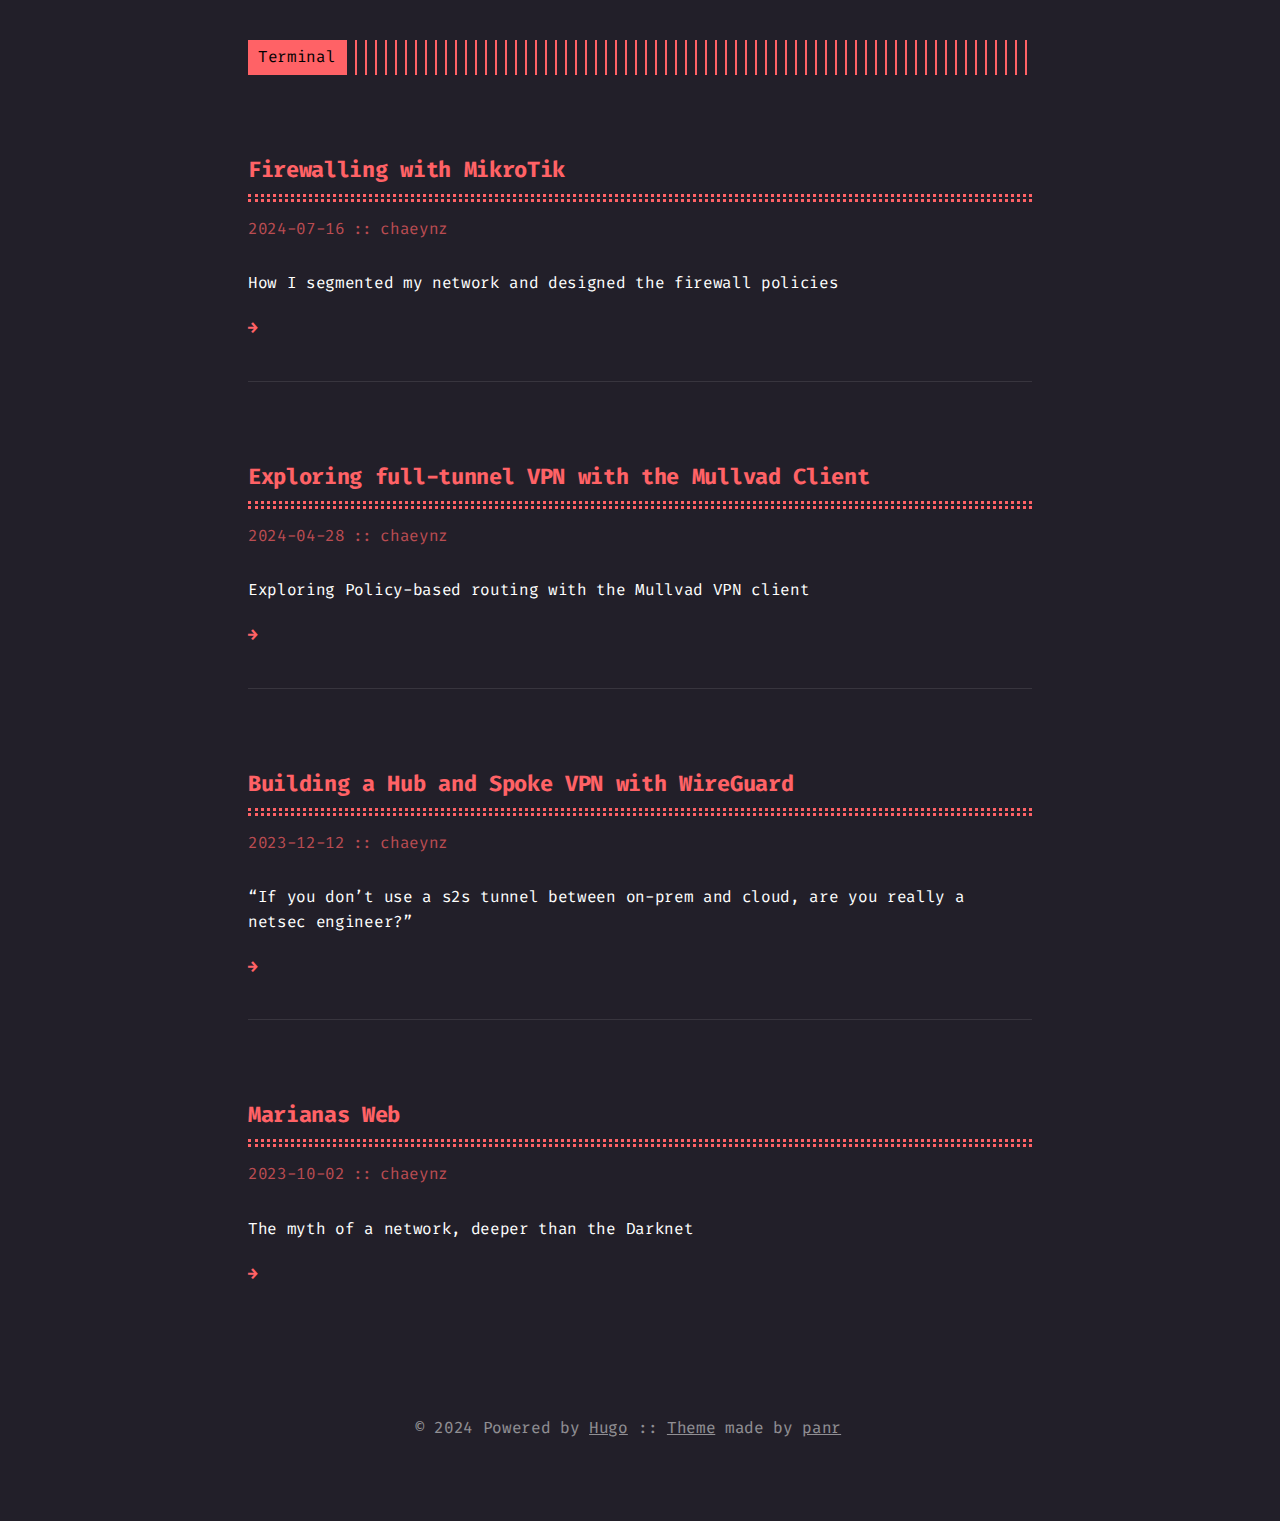
<file: index.html>
<!DOCTYPE html>
<html lang="en">
<head>
	<meta name="generator" content="Hugo 0.111.3">
  
    <title></title>
  
  <meta http-equiv="content-type" content="text/html; charset=utf-8">
<meta name="viewport" content="width=device-width, initial-scale=1.0">
<meta name="description" content="" />
<meta name="keywords" content="" />

  <meta name="robots" content="noodp" />

<link rel="canonical" href="/" />






  
  
  
  
  
  <link rel="stylesheet" href="/styles.css">







  <link rel="shortcut icon" href="img/theme-colors/red.png">
  <link rel="apple-touch-icon" href="img/theme-colors/red.png">



<meta name="twitter:card" content="summary" />



<meta property="og:locale" content="en" />
<meta property="og:type" content="website" />
<meta property="og:title" content="">
<meta property="og:description" content="" />
<meta property="og:url" content="/" />
<meta property="og:site_name" content="" />

  
    <meta property="og:image" content="img/favicon/red.png">
  

<meta property="og:image:width" content="1200">
<meta property="og:image:height" content="627">





  <link href="/index.xml" rel="alternate" type="application/rss+xml" title="" />









</head>
<body class="red">


<div class="container center headings--one-size">

  <header class="header">
  <div class="header__inner">
    <div class="header__logo">
      <a href="">
  <div class="logo">
    Terminal
  </div>
</a>

    </div>
    
    
  </div>
  
</header>


  <div class="content">
    
  
  <div class="posts">
    
    

    
    
      
    
    

    
      <article class="post on-list">
        <h1 class="post-title">
          <a href="/posts/advanced-firewalling-with-mikrotik/">Firewalling with MikroTik</a>
        </h1>

        <div class="post-meta"><time class="post-date">2024-07-16</time><span class="post-author">chaeynz</span></div>

        

        


        <div class="post-content">
          
            How I segmented my network and designed the firewall policies
          
        </div>

        
          <div>
            <a class="read-more button" href="/posts/advanced-firewalling-with-mikrotik/"> →</a>
          </div>
        
      </article>
    
      <article class="post on-list">
        <h1 class="post-title">
          <a href="/posts/full-tunnel-with-mullvad-vpn/">Exploring full-tunnel VPN with the Mullvad Client</a>
        </h1>

        <div class="post-meta"><time class="post-date">2024-04-28</time><span class="post-author">chaeynz</span></div>

        

        


        <div class="post-content">
          
            Exploring Policy-based routing with the Mullvad VPN client
          
        </div>

        
          <div>
            <a class="read-more button" href="/posts/full-tunnel-with-mullvad-vpn/"> →</a>
          </div>
        
      </article>
    
      <article class="post on-list">
        <h1 class="post-title">
          <a href="/posts/hub-spoke-with-wireguard/">Building a Hub and Spoke VPN with WireGuard</a>
        </h1>

        <div class="post-meta"><time class="post-date">2023-12-12</time><span class="post-author">chaeynz</span></div>

        

        


        <div class="post-content">
          
            &ldquo;If you don’t use a s2s tunnel between on-prem and cloud, are you really a netsec engineer?&rdquo;
          
        </div>

        
          <div>
            <a class="read-more button" href="/posts/hub-spoke-with-wireguard/"> →</a>
          </div>
        
      </article>
    
      <article class="post on-list">
        <h1 class="post-title">
          <a href="/posts/marianas-web/">Marianas Web</a>
        </h1>

        <div class="post-meta"><time class="post-date">2023-10-02</time><span class="post-author">chaeynz</span></div>

        

        


        <div class="post-content">
          
            The myth of a network, deeper than the Darknet
          
        </div>

        
          <div>
            <a class="read-more button" href="/posts/marianas-web/"> →</a>
          </div>
        
      </article>
    

    <div class="pagination">
  <div class="pagination__buttons">
    
    
  </div>
</div>

  </div>

  </div>

  
    <footer class="footer">
  <div class="footer__inner">
    
      <div class="copyright">
        <span>© 2024 Powered by <a href="https://gohugo.io">Hugo</a></span>
    
      <span>:: <a href="https://github.com/panr/hugo-theme-terminal" target="_blank">Theme</a> made by <a href="https://github.com/panr" target="_blank">panr</a></span>
      </div>
  </div>
</footer>






<script type="text/javascript" src="/bundle.min.js"></script>





  
</div>

</body>
</html>
</file>
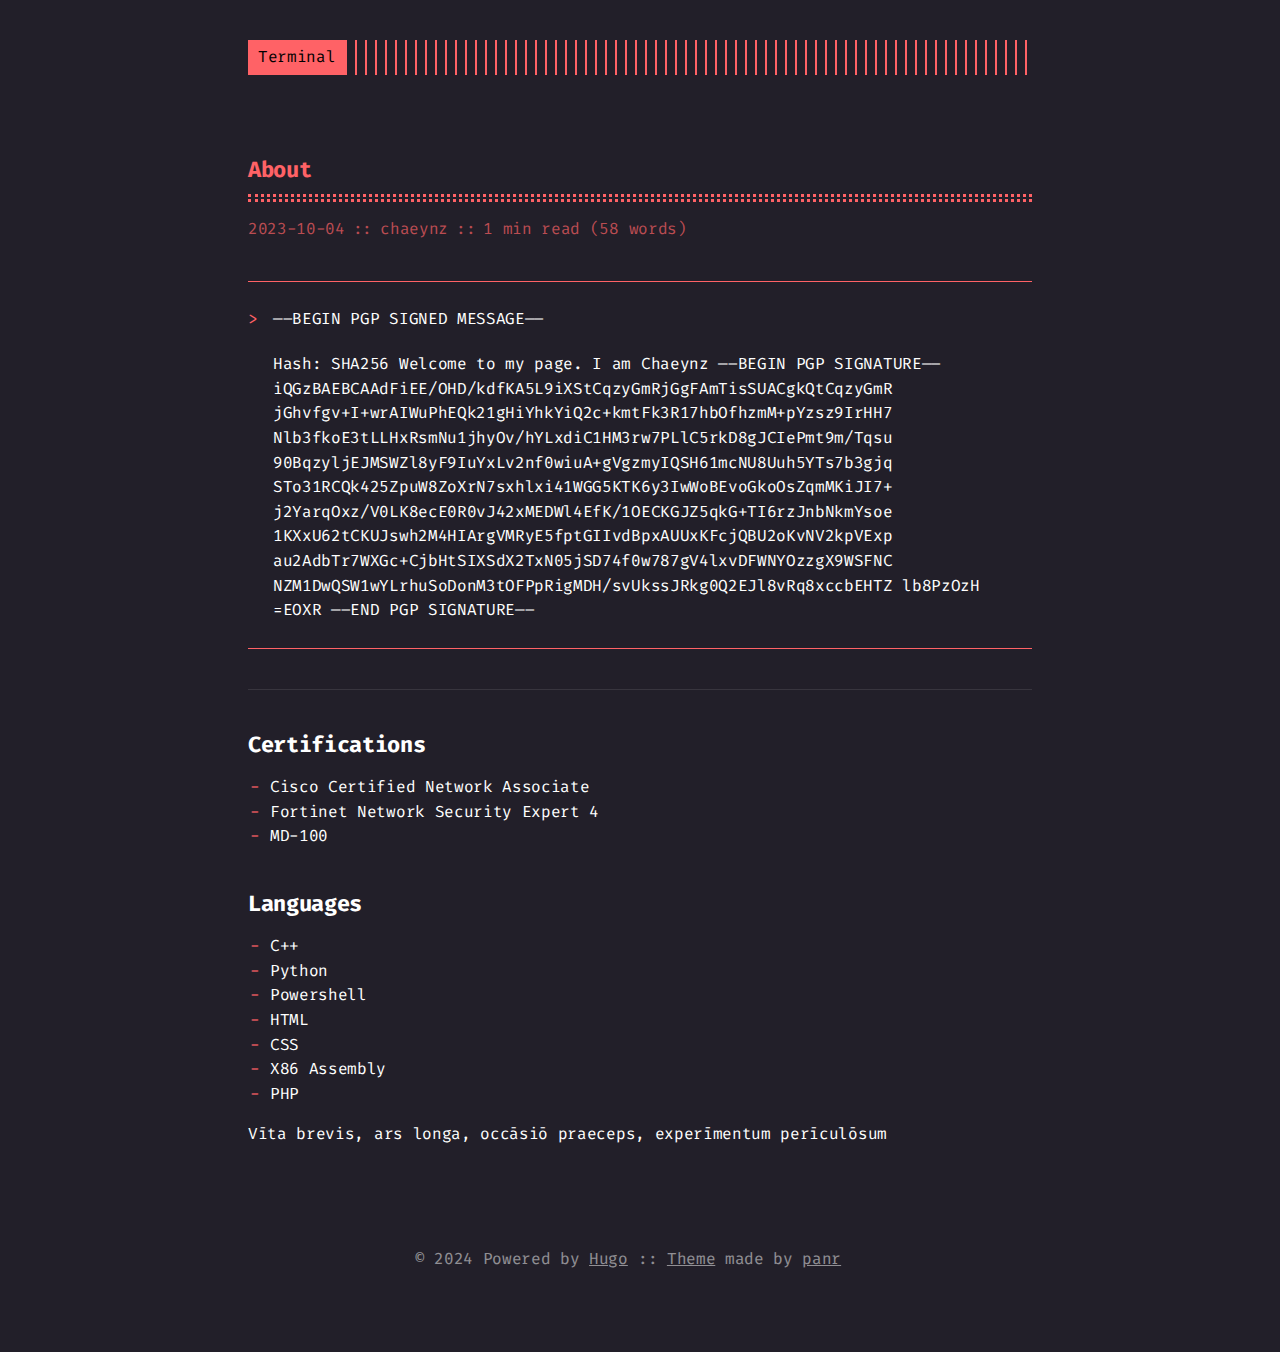
<file: about/index.html>
<!DOCTYPE html>
<html lang="en">
<head>
  
    <title>About :: </title>
  
  <meta http-equiv="content-type" content="text/html; charset=utf-8">
<meta name="viewport" content="width=device-width, initial-scale=1.0">
<meta name="description" content="&amp;mdash;&amp;ndash;BEGIN PGP SIGNED MESSAGE&amp;mdash;&amp;ndash;
Hash: SHA256 Welcome to my page. I am Chaeynz &amp;mdash;&amp;ndash;BEGIN PGP SIGNATURE&amp;mdash;&amp;ndash; iQGzBAEBCAAdFiEE/OHD/kdfKA5L9iXStCqzyGmRjGgFAmTisSUACgkQtCqzyGmR jGhvfgv&#43;I&#43;wrAIWuPhEQk21gHiYhkYiQ2c&#43;kmtFk3R17hbOfhzmM&#43;pYzsz9IrHH7 Nlb3fkoE3tLLHxRsmNu1jhyOv/hYLxdiC1HM3rw7PLlC5rkD8gJCIePmt9m/Tqsu 90BqzyljEJMSWZl8yF9IuYxLv2nf0wiuA&#43;gVgzmyIQSH61mcNU8Uuh5YTs7b3gjq STo31RCQk425ZpuW8ZoXrN7sxhlxi41WGG5KTK6y3IwWoBEvoGkoOsZqmMKiJI7&#43; j2YarqOxz/V0LK8ecE0R0vJ42xMEDWl4EfK/1OECKGJZ5qkG&#43;TI6rzJnbNkmYsoe 1KXxU62tCKUJswh2M4HIArgVMRyE5fptGIIvdBpxAUUxKFcjQBU2oKvNV2kpVExp au2AdbTr7WXGc&#43;CjbHtSIXSdX2TxN05jSD74f0w787gV4lxvDFWNYOzzgX9WSFNC NZM1DwQSW1wYLrhuSoDonM3tOFPpRigMDH/svUkssJRkg0Q2EJl8vRq8xccbEHTZ lb8PzOzH =EOXR &amp;mdash;&amp;ndash;END PGP SIGNATURE&amp;mdash;&amp;ndash;
Certifications Cisco Certified Network Associate Fortinet Network Security Expert 4 MD-100 Languages C&#43;&#43; Python Powershell HTML CSS X86 Assembly PHP Vīta brevis, ars longa, occāsiō praeceps, experīmentum perīculōsum" />
<meta name="keywords" content="" />

  <meta name="robots" content="noodp" />

<link rel="canonical" href="/about/" />






  
  
  
  
  
  <link rel="stylesheet" href="/styles.css">







  <link rel="shortcut icon" href="img/theme-colors/red.png">
  <link rel="apple-touch-icon" href="img/theme-colors/red.png">



<meta name="twitter:card" content="summary" />



<meta property="og:locale" content="en" />
<meta property="og:type" content="article" />
<meta property="og:title" content="About">
<meta property="og:description" content="&amp;mdash;&amp;ndash;BEGIN PGP SIGNED MESSAGE&amp;mdash;&amp;ndash;
Hash: SHA256 Welcome to my page. I am Chaeynz &amp;mdash;&amp;ndash;BEGIN PGP SIGNATURE&amp;mdash;&amp;ndash; iQGzBAEBCAAdFiEE/OHD/kdfKA5L9iXStCqzyGmRjGgFAmTisSUACgkQtCqzyGmR jGhvfgv&#43;I&#43;wrAIWuPhEQk21gHiYhkYiQ2c&#43;kmtFk3R17hbOfhzmM&#43;pYzsz9IrHH7 Nlb3fkoE3tLLHxRsmNu1jhyOv/hYLxdiC1HM3rw7PLlC5rkD8gJCIePmt9m/Tqsu 90BqzyljEJMSWZl8yF9IuYxLv2nf0wiuA&#43;gVgzmyIQSH61mcNU8Uuh5YTs7b3gjq STo31RCQk425ZpuW8ZoXrN7sxhlxi41WGG5KTK6y3IwWoBEvoGkoOsZqmMKiJI7&#43; j2YarqOxz/V0LK8ecE0R0vJ42xMEDWl4EfK/1OECKGJZ5qkG&#43;TI6rzJnbNkmYsoe 1KXxU62tCKUJswh2M4HIArgVMRyE5fptGIIvdBpxAUUxKFcjQBU2oKvNV2kpVExp au2AdbTr7WXGc&#43;CjbHtSIXSdX2TxN05jSD74f0w787gV4lxvDFWNYOzzgX9WSFNC NZM1DwQSW1wYLrhuSoDonM3tOFPpRigMDH/svUkssJRkg0Q2EJl8vRq8xccbEHTZ lb8PzOzH =EOXR &amp;mdash;&amp;ndash;END PGP SIGNATURE&amp;mdash;&amp;ndash;
Certifications Cisco Certified Network Associate Fortinet Network Security Expert 4 MD-100 Languages C&#43;&#43; Python Powershell HTML CSS X86 Assembly PHP Vīta brevis, ars longa, occāsiō praeceps, experīmentum perīculōsum" />
<meta property="og:url" content="/about/" />
<meta property="og:site_name" content="" />

  
    <meta property="og:image" content="img/favicon/red.png">
  

<meta property="og:image:width" content="1200">
<meta property="og:image:height" content="627">


  <meta property="article:published_time" content="2023-10-04 01:31:58 &#43;0200 CEST" />












</head>
<body class="red">


<div class="container center headings--one-size">

  <header class="header">
  <div class="header__inner">
    <div class="header__logo">
      <a href="">
  <div class="logo">
    Terminal
  </div>
</a>

    </div>
    
    
  </div>
  
</header>


  <div class="content">
    
<article class="post">
  <h1 class="post-title">
    <a href="/about/">About</a>
  </h1>
  <div class="post-meta"><time class="post-date">2023-10-04</time><span class="post-author">chaeynz</span><span class="post-reading-time">1 min read (58 words)</span></div>

  
  


  

  <div class="post-content"><div>
        <blockquote>
<p>&mdash;&ndash;BEGIN PGP SIGNED MESSAGE&mdash;&ndash;</p>
<p>Hash: SHA256
Welcome to my page.
I am Chaeynz
&mdash;&ndash;BEGIN PGP SIGNATURE&mdash;&ndash;
iQGzBAEBCAAdFiEE/OHD/kdfKA5L9iXStCqzyGmRjGgFAmTisSUACgkQtCqzyGmR
jGhvfgv+I+wrAIWuPhEQk21gHiYhkYiQ2c+kmtFk3R17hbOfhzmM+pYzsz9IrHH7
Nlb3fkoE3tLLHxRsmNu1jhyOv/hYLxdiC1HM3rw7PLlC5rkD8gJCIePmt9m/Tqsu
90BqzyljEJMSWZl8yF9IuYxLv2nf0wiuA+gVgzmyIQSH61mcNU8Uuh5YTs7b3gjq
STo31RCQk425ZpuW8ZoXrN7sxhlxi41WGG5KTK6y3IwWoBEvoGkoOsZqmMKiJI7+
j2YarqOxz/V0LK8ecE0R0vJ42xMEDWl4EfK/1OECKGJZ5qkG+TI6rzJnbNkmYsoe
1KXxU62tCKUJswh2M4HIArgVMRyE5fptGIIvdBpxAUUxKFcjQBU2oKvNV2kpVExp
au2AdbTr7WXGc+CjbHtSIXSdX2TxN05jSD74f0w787gV4lxvDFWNYOzzgX9WSFNC
NZM1DwQSW1wYLrhuSoDonM3tOFPpRigMDH/svUkssJRkg0Q2EJl8vRq8xccbEHTZ
lb8PzOzH
=EOXR
&mdash;&ndash;END PGP SIGNATURE&mdash;&ndash;</p>
</blockquote>
<hr>
<h1 id="certifications">Certifications<a href="#certifications" class="hanchor" ariaLabel="Anchor">&#8983;</a> </h1>
<ul>
<li>Cisco Certified Network Associate</li>
<li>Fortinet Network Security Expert 4</li>
<li>MD-100</li>
</ul>
<h1 id="languages">Languages<a href="#languages" class="hanchor" ariaLabel="Anchor">&#8983;</a> </h1>
<ul>
<li>C++</li>
<li>Python</li>
<li>Powershell</li>
<li>HTML</li>
<li>CSS</li>
<li>X86 Assembly</li>
<li>PHP</li>
</ul>
<p>Vīta brevis,
ars longa,
occāsiō praeceps,
experīmentum perīculōsum</p>

      </div></div>

  

  
    

  
</article>

  </div>

  
    <footer class="footer">
  <div class="footer__inner">
    
      <div class="copyright">
        <span>© 2024 Powered by <a href="https://gohugo.io">Hugo</a></span>
    
      <span>:: <a href="https://github.com/panr/hugo-theme-terminal" target="_blank">Theme</a> made by <a href="https://github.com/panr" target="_blank">panr</a></span>
      </div>
  </div>
</footer>






<script type="text/javascript" src="/bundle.min.js"></script>





  
</div>

</body>
</html>
</file>
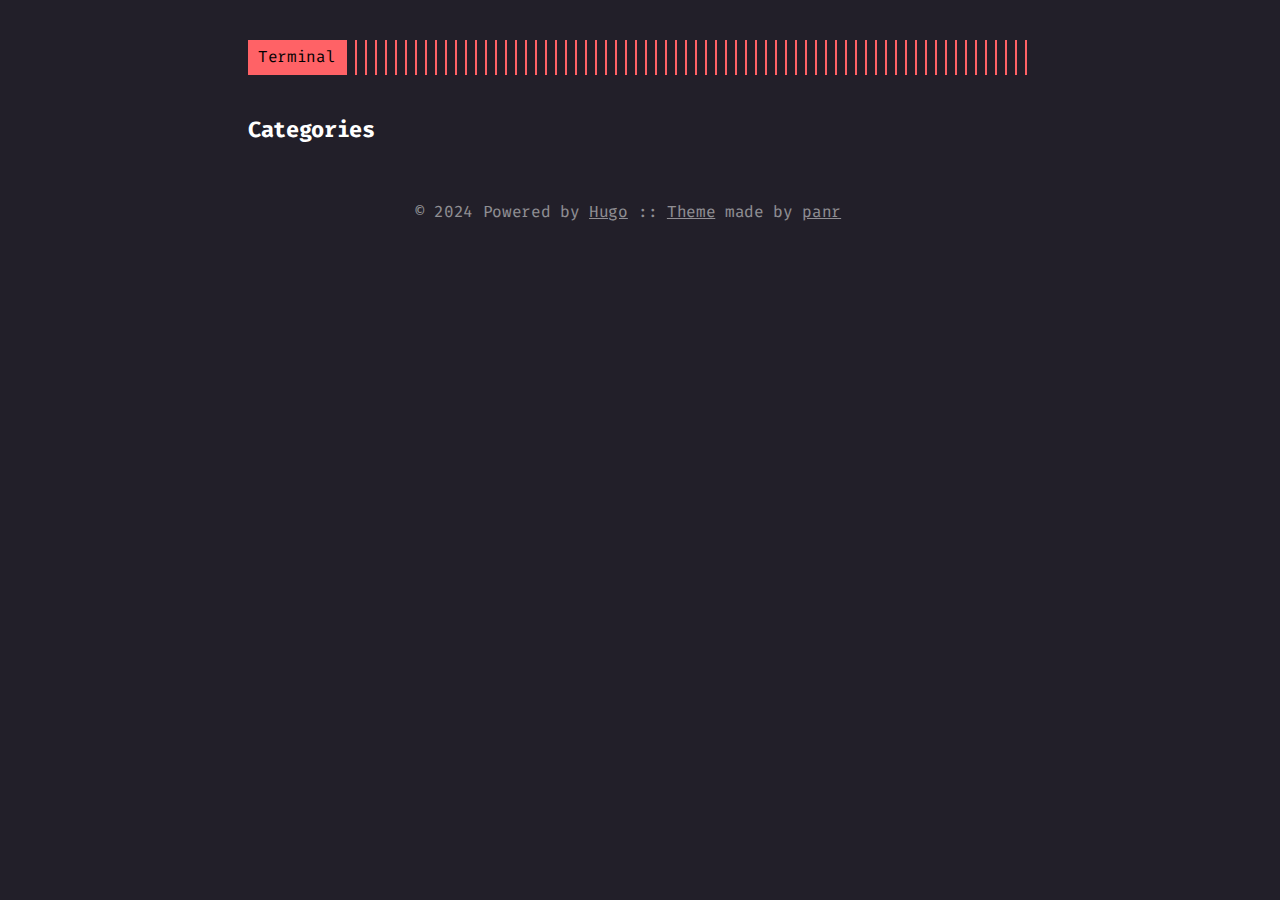
<file: categories/index.html>
<!DOCTYPE html>
<html lang="en">
<head>
  
    <title>Categories :: </title>
  
  <meta http-equiv="content-type" content="text/html; charset=utf-8">
<meta name="viewport" content="width=device-width, initial-scale=1.0">
<meta name="description" content="" />
<meta name="keywords" content="" />

  <meta name="robots" content="noodp" />

<link rel="canonical" href="/categories/" />






  
  
  
  
  
  <link rel="stylesheet" href="/styles.css">







  <link rel="shortcut icon" href="img/theme-colors/red.png">
  <link rel="apple-touch-icon" href="img/theme-colors/red.png">



<meta name="twitter:card" content="summary" />



<meta property="og:locale" content="en" />
<meta property="og:type" content="website" />
<meta property="og:title" content="Categories">
<meta property="og:description" content="" />
<meta property="og:url" content="/categories/" />
<meta property="og:site_name" content="" />

  
    <meta property="og:image" content="img/favicon/red.png">
  

<meta property="og:image:width" content="1200">
<meta property="og:image:height" content="627">





  <link href="/categories/index.xml" rel="alternate" type="application/rss+xml" title="" />









</head>
<body class="red">


<div class="container center headings--one-size">

  <header class="header">
  <div class="header__inner">
    <div class="header__logo">
      <a href="">
  <div class="logo">
    Terminal
  </div>
</a>

    </div>
    
    
  </div>
  
</header>


  <div class="content">
    
  <div class="terms">
    <h1>Categories</h1>
    
    <ul>
      
      
    </ul>
  </div>

  </div>

  
    <footer class="footer">
  <div class="footer__inner">
    
      <div class="copyright">
        <span>© 2024 Powered by <a href="https://gohugo.io">Hugo</a></span>
    
      <span>:: <a href="https://github.com/panr/hugo-theme-terminal" target="_blank">Theme</a> made by <a href="https://github.com/panr" target="_blank">panr</a></span>
      </div>
  </div>
</footer>






<script type="text/javascript" src="/bundle.min.js"></script>





  
</div>

</body>
</html>
</file>
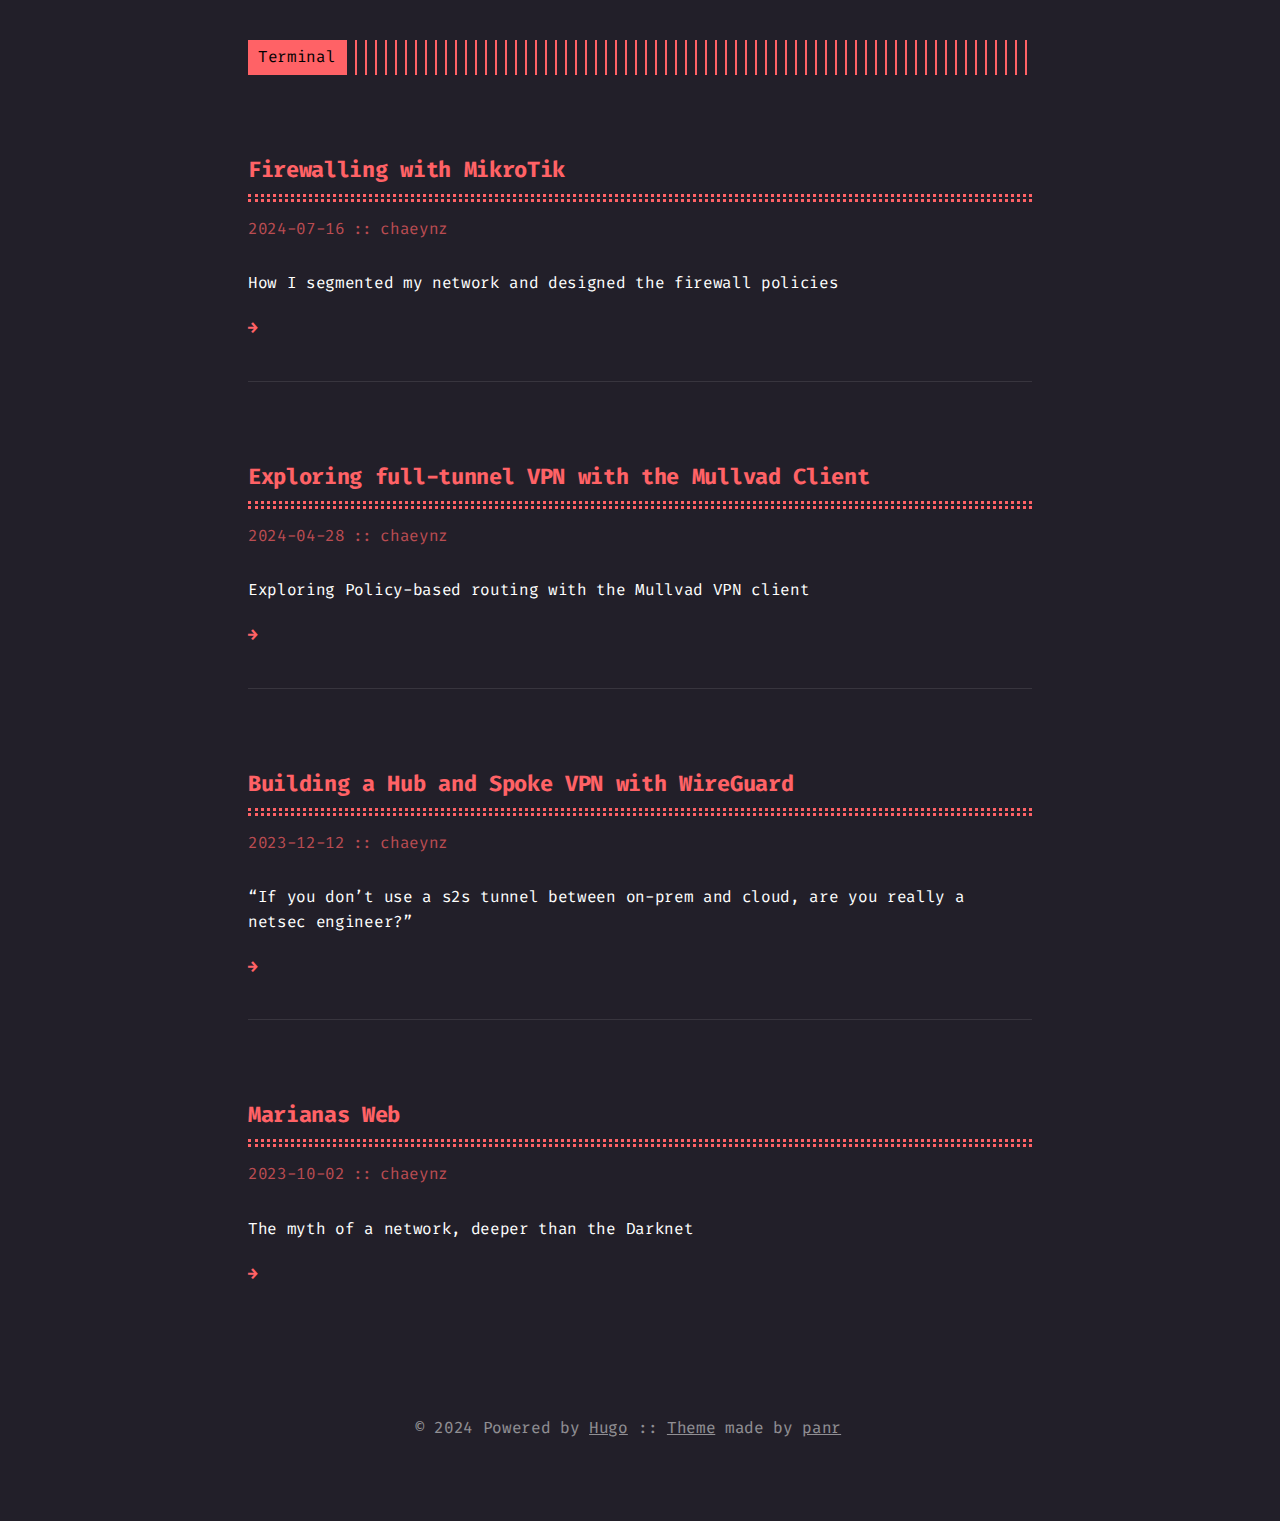
<file: posts/index.html>
<!DOCTYPE html>
<html lang="en">
<head>
  
    <title>Posts :: </title>
  
  <meta http-equiv="content-type" content="text/html; charset=utf-8">
<meta name="viewport" content="width=device-width, initial-scale=1.0">
<meta name="description" content="" />
<meta name="keywords" content="" />

  <meta name="robots" content="noodp" />

<link rel="canonical" href="/posts/" />






  
  
  
  
  
  <link rel="stylesheet" href="/styles.css">







  <link rel="shortcut icon" href="img/theme-colors/red.png">
  <link rel="apple-touch-icon" href="img/theme-colors/red.png">



<meta name="twitter:card" content="summary" />



<meta property="og:locale" content="en" />
<meta property="og:type" content="website" />
<meta property="og:title" content="Posts">
<meta property="og:description" content="" />
<meta property="og:url" content="/posts/" />
<meta property="og:site_name" content="" />

  
    <meta property="og:image" content="img/favicon/red.png">
  

<meta property="og:image:width" content="1200">
<meta property="og:image:height" content="627">





  <link href="/posts/index.xml" rel="alternate" type="application/rss+xml" title="" />









</head>
<body class="red">


<div class="container center headings--one-size">

  <header class="header">
  <div class="header__inner">
    <div class="header__logo">
      <a href="">
  <div class="logo">
    Terminal
  </div>
</a>

    </div>
    
    
  </div>
  
</header>


  <div class="content">
    
  
  <div class="posts">
    
      <article class="post on-list">
        <h1 class="post-title">
          <a href="/posts/advanced-firewalling-with-mikrotik/">Firewalling with MikroTik</a>
        </h1>
        <div class="post-meta"><time class="post-date">2024-07-16</time><span class="post-author">chaeynz</span></div>

        

        


        <div class="post-content">
          
            How I segmented my network and designed the firewall policies
          
        </div>

        
          <div>
            <a class="read-more button" href="/posts/advanced-firewalling-with-mikrotik/"> →</a>
          </div>
        
      </article>
    
      <article class="post on-list">
        <h1 class="post-title">
          <a href="/posts/full-tunnel-with-mullvad-vpn/">Exploring full-tunnel VPN with the Mullvad Client</a>
        </h1>
        <div class="post-meta"><time class="post-date">2024-04-28</time><span class="post-author">chaeynz</span></div>

        

        


        <div class="post-content">
          
            Exploring Policy-based routing with the Mullvad VPN client
          
        </div>

        
          <div>
            <a class="read-more button" href="/posts/full-tunnel-with-mullvad-vpn/"> →</a>
          </div>
        
      </article>
    
      <article class="post on-list">
        <h1 class="post-title">
          <a href="/posts/hub-spoke-with-wireguard/">Building a Hub and Spoke VPN with WireGuard</a>
        </h1>
        <div class="post-meta"><time class="post-date">2023-12-12</time><span class="post-author">chaeynz</span></div>

        

        


        <div class="post-content">
          
            &ldquo;If you don’t use a s2s tunnel between on-prem and cloud, are you really a netsec engineer?&rdquo;
          
        </div>

        
          <div>
            <a class="read-more button" href="/posts/hub-spoke-with-wireguard/"> →</a>
          </div>
        
      </article>
    
      <article class="post on-list">
        <h1 class="post-title">
          <a href="/posts/marianas-web/">Marianas Web</a>
        </h1>
        <div class="post-meta"><time class="post-date">2023-10-02</time><span class="post-author">chaeynz</span></div>

        

        


        <div class="post-content">
          
            The myth of a network, deeper than the Darknet
          
        </div>

        
          <div>
            <a class="read-more button" href="/posts/marianas-web/"> →</a>
          </div>
        
      </article>
    

    <div class="pagination">
  <div class="pagination__buttons">
    
    
  </div>
</div>

  </div>

  </div>

  
    <footer class="footer">
  <div class="footer__inner">
    
      <div class="copyright">
        <span>© 2024 Powered by <a href="https://gohugo.io">Hugo</a></span>
    
      <span>:: <a href="https://github.com/panr/hugo-theme-terminal" target="_blank">Theme</a> made by <a href="https://github.com/panr" target="_blank">panr</a></span>
      </div>
  </div>
</footer>






<script type="text/javascript" src="/bundle.min.js"></script>





  
</div>

</body>
</html>
</file>
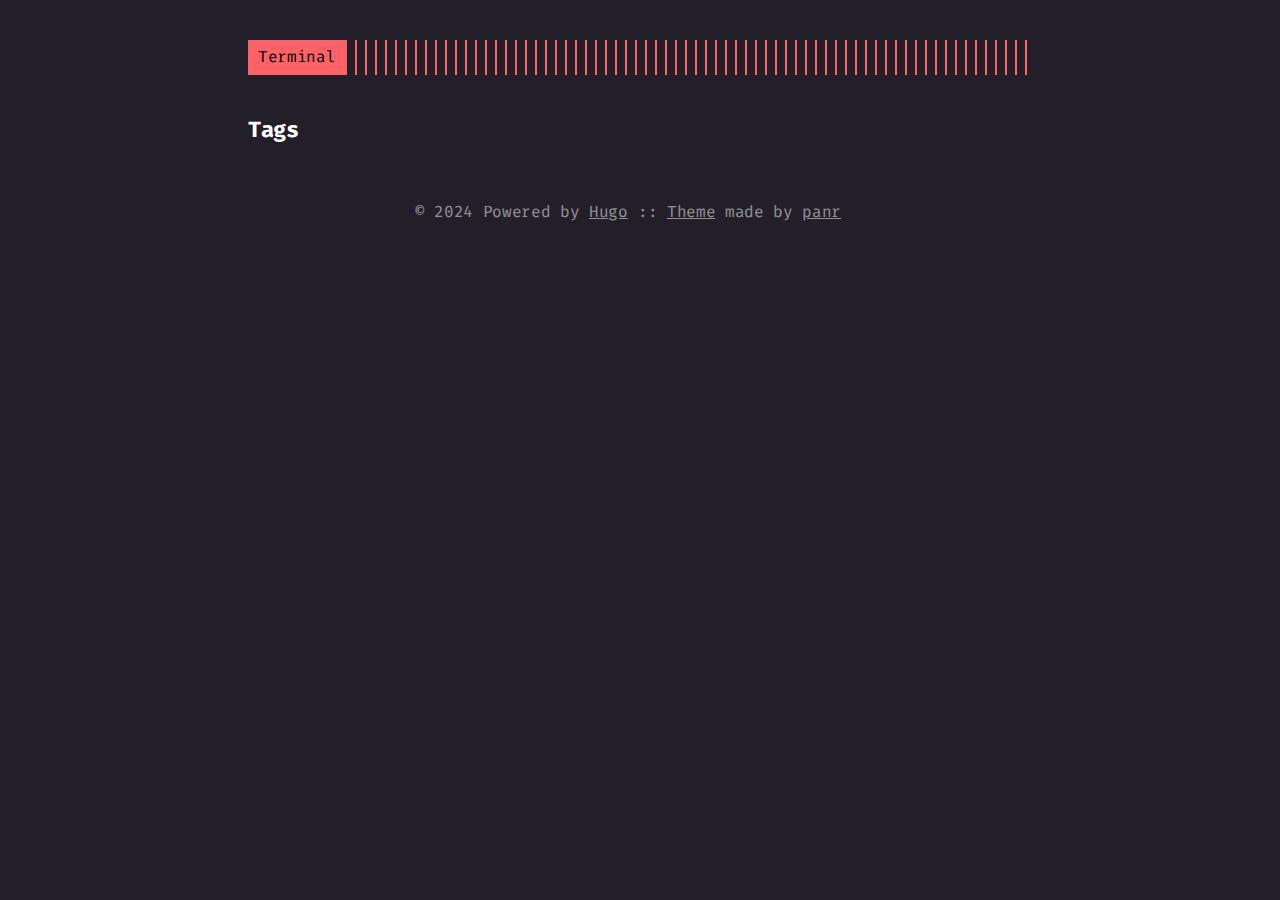
<file: tags/index.html>
<!DOCTYPE html>
<html lang="en">
<head>
  
    <title>Tags :: </title>
  
  <meta http-equiv="content-type" content="text/html; charset=utf-8">
<meta name="viewport" content="width=device-width, initial-scale=1.0">
<meta name="description" content="" />
<meta name="keywords" content="" />

  <meta name="robots" content="noodp" />

<link rel="canonical" href="/tags/" />






  
  
  
  
  
  <link rel="stylesheet" href="/styles.css">







  <link rel="shortcut icon" href="img/theme-colors/red.png">
  <link rel="apple-touch-icon" href="img/theme-colors/red.png">



<meta name="twitter:card" content="summary" />



<meta property="og:locale" content="en" />
<meta property="og:type" content="website" />
<meta property="og:title" content="Tags">
<meta property="og:description" content="" />
<meta property="og:url" content="/tags/" />
<meta property="og:site_name" content="" />

  
    <meta property="og:image" content="img/favicon/red.png">
  

<meta property="og:image:width" content="1200">
<meta property="og:image:height" content="627">





  <link href="/tags/index.xml" rel="alternate" type="application/rss+xml" title="" />









</head>
<body class="red">


<div class="container center headings--one-size">

  <header class="header">
  <div class="header__inner">
    <div class="header__logo">
      <a href="">
  <div class="logo">
    Terminal
  </div>
</a>

    </div>
    
    
  </div>
  
</header>


  <div class="content">
    
  <div class="terms">
    <h1>Tags</h1>
    
    <ul>
      
      
    </ul>
  </div>

  </div>

  
    <footer class="footer">
  <div class="footer__inner">
    
      <div class="copyright">
        <span>© 2024 Powered by <a href="https://gohugo.io">Hugo</a></span>
    
      <span>:: <a href="https://github.com/panr/hugo-theme-terminal" target="_blank">Theme</a> made by <a href="https://github.com/panr" target="_blank">panr</a></span>
      </div>
  </div>
</footer>






<script type="text/javascript" src="/bundle.min.js"></script>





  
</div>

</body>
</html>
</file>
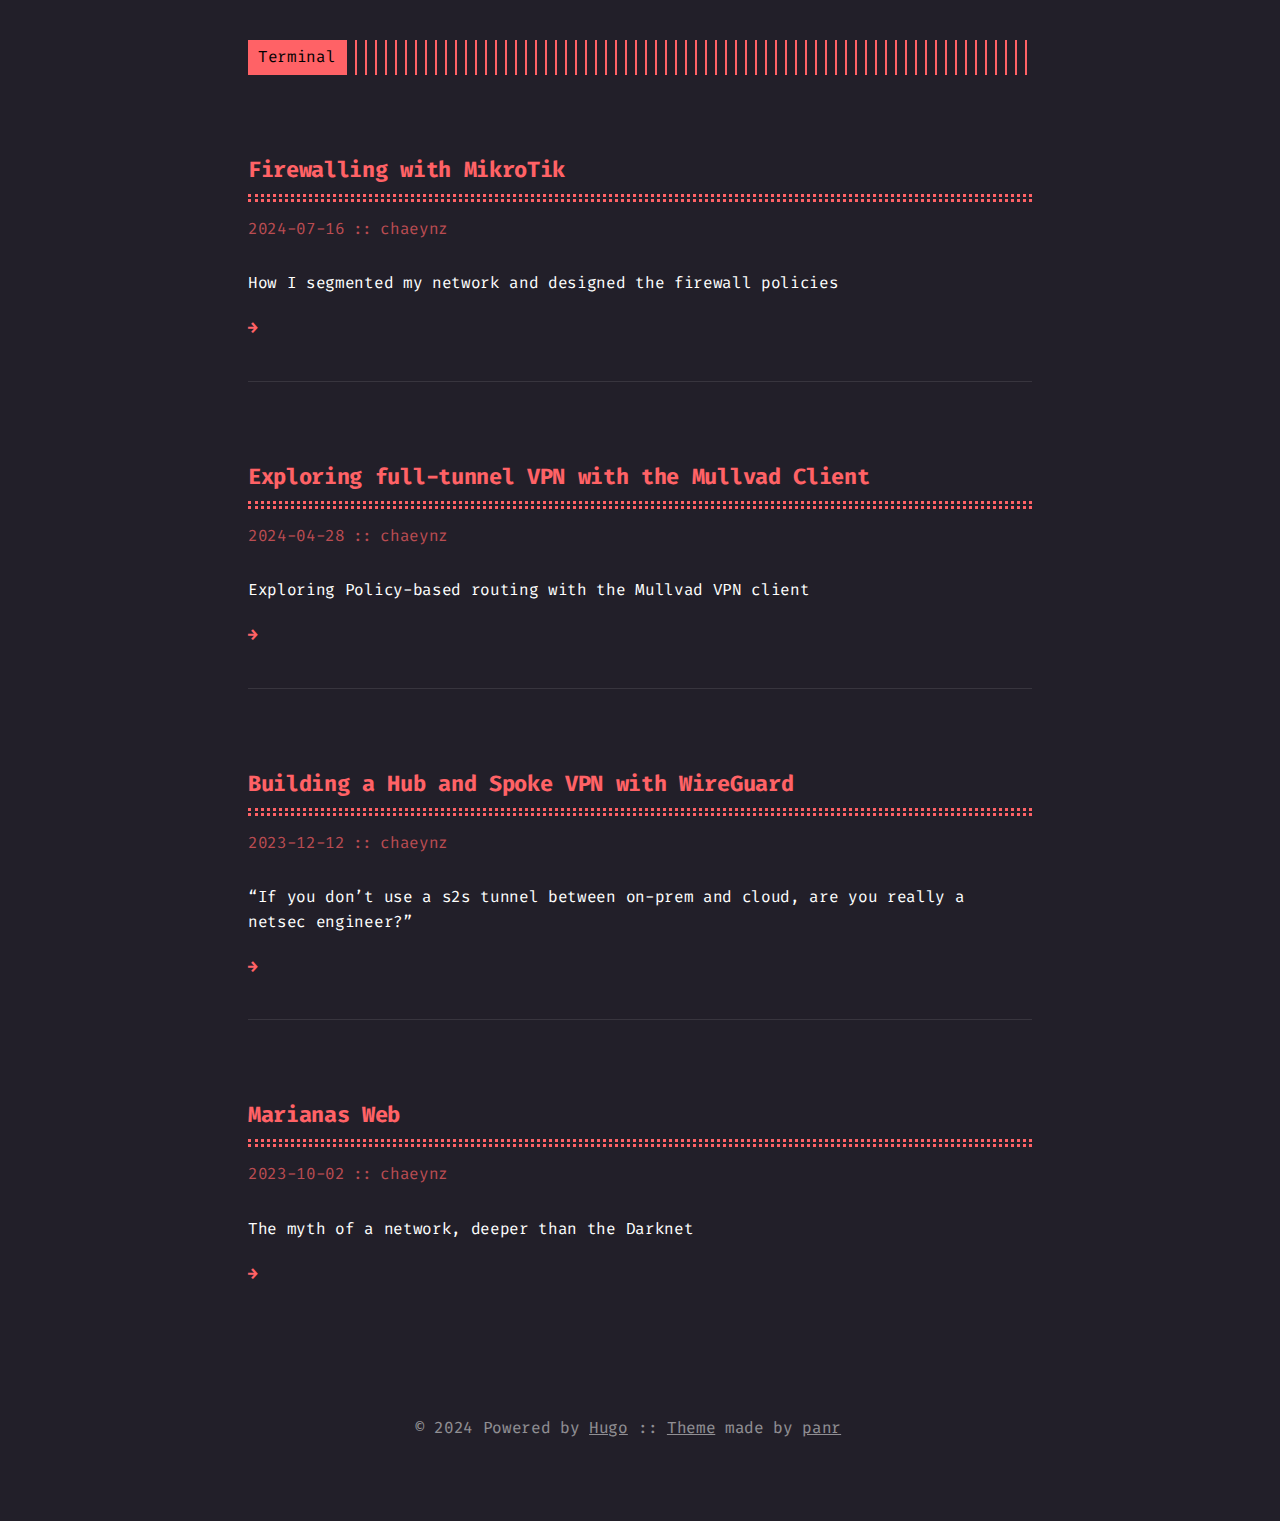
<file: page/1/index.html>
<!DOCTYPE html>
<html lang="en">
  <head>
    <title>/</title>
    <link rel="canonical" href="/">
    <meta name="robots" content="noindex">
    <meta charset="utf-8">
    <meta http-equiv="refresh" content="0; url=/">
  </head>
</html>
</file>
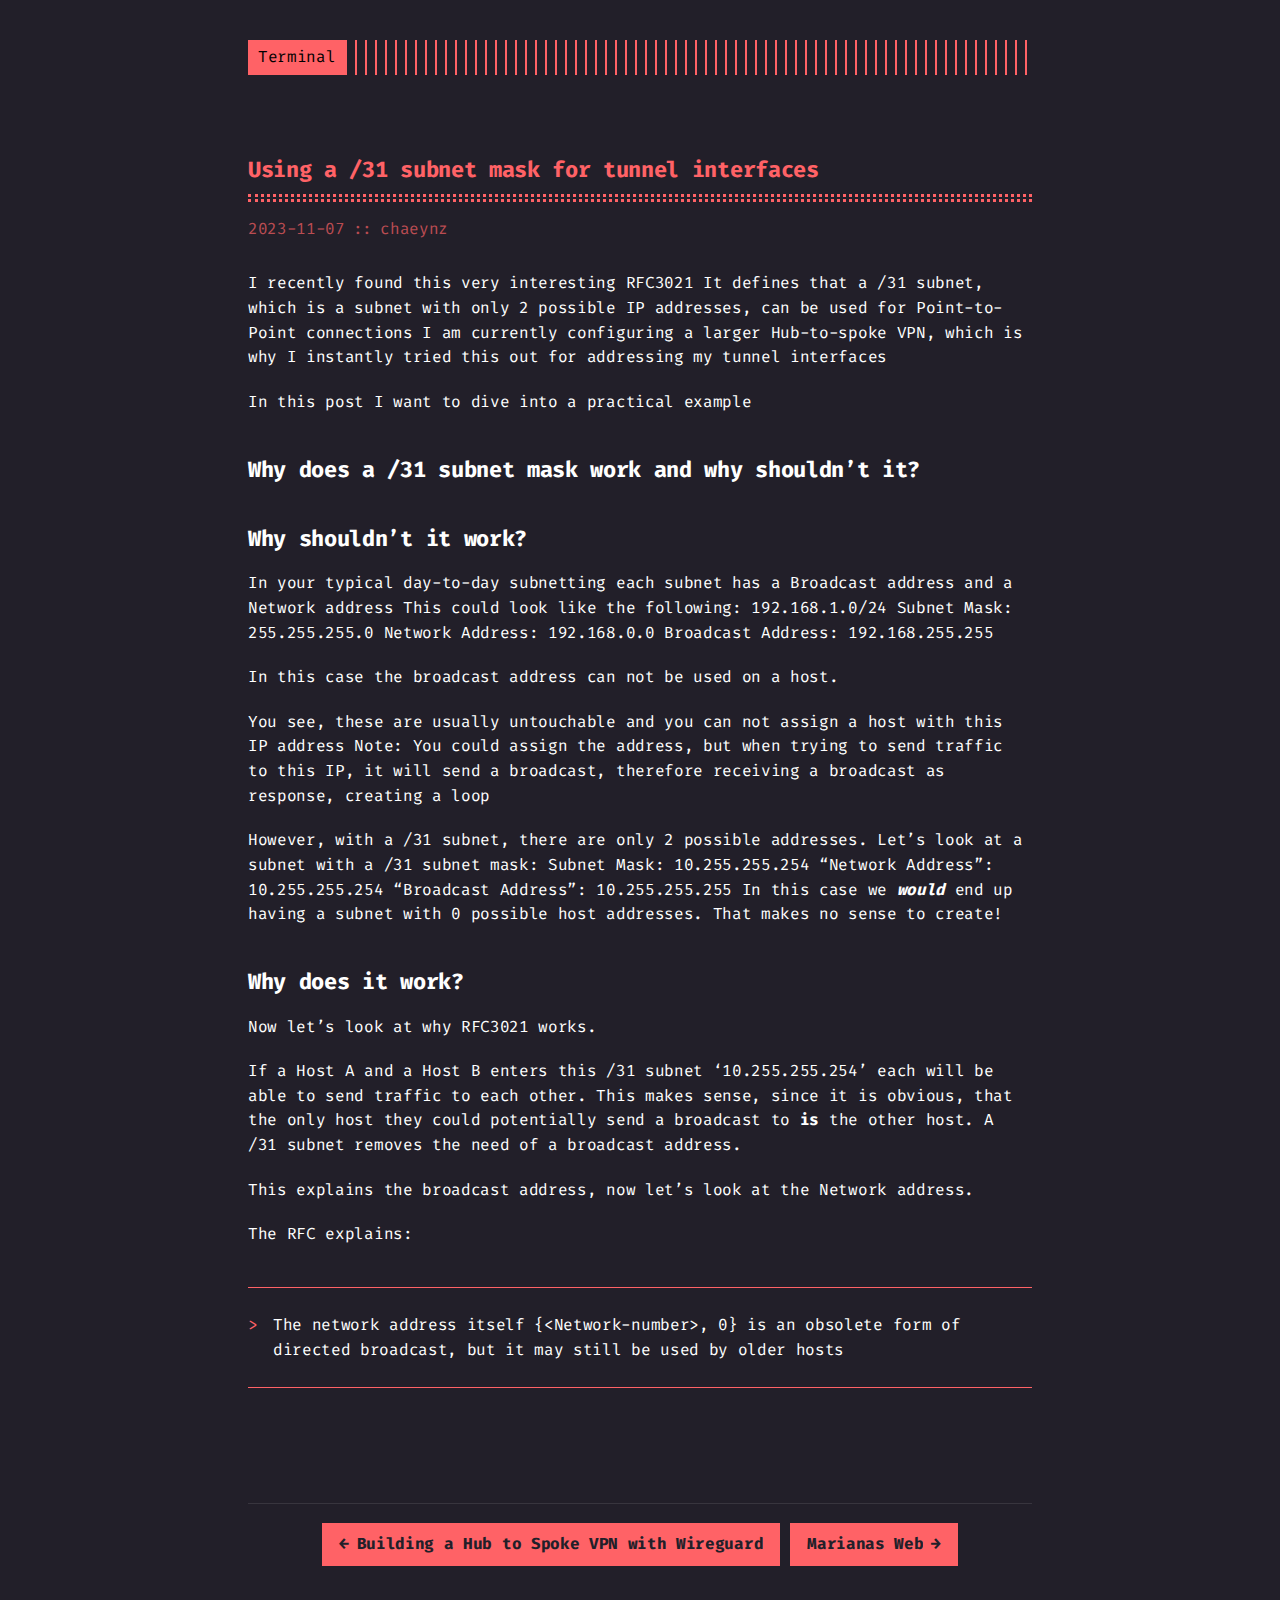
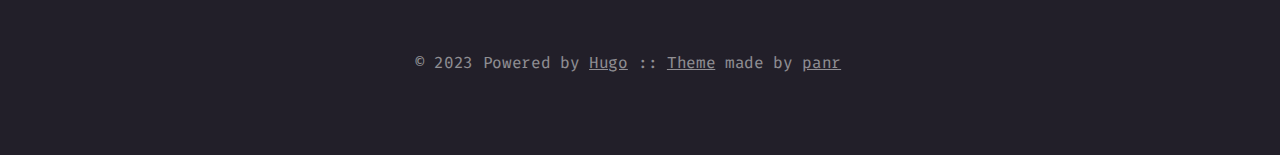
<file: posts/31-subnet-tunnel-interfaces/index.html>
<!DOCTYPE html>
<html lang="en">
<head>
  
    <title>Using a /31 subnet mask for tunnel interfaces :: </title>
  
  <meta http-equiv="content-type" content="text/html; charset=utf-8">
<meta name="viewport" content="width=device-width, initial-scale=1.0">
<meta name="description" content="WIP" />
<meta name="keywords" content="" />

  <meta name="robots" content="noodp" />

<link rel="canonical" href="/posts/31-subnet-tunnel-interfaces/" />






  
  
  
  
  
  <link rel="stylesheet" href="/styles.css">







  <link rel="shortcut icon" href="img/theme-colors/red.png">
  <link rel="apple-touch-icon" href="img/theme-colors/red.png">



<meta name="twitter:card" content="summary" />



<meta property="og:locale" content="en" />
<meta property="og:type" content="article" />
<meta property="og:title" content="Using a /31 subnet mask for tunnel interfaces">
<meta property="og:description" content="WIP" />
<meta property="og:url" content="/posts/31-subnet-tunnel-interfaces/" />
<meta property="og:site_name" content="" />

  
    <meta property="og:image" content="img/favicon/red.png">
  

<meta property="og:image:width" content="1200">
<meta property="og:image:height" content="627">


  <meta property="article:published_time" content="2023-11-07 00:23:54 &#43;0200 &#43;0200" />












</head>
<body class="red">


<div class="container center headings--one-size">

  <header class="header">
  <div class="header__inner">
    <div class="header__logo">
      <a href="">
  <div class="logo">
    Terminal
  </div>
</a>

    </div>
    
    
  </div>
  
</header>


  <div class="content">
    
<article class="post">
  <h1 class="post-title">
    <a href="/posts/31-subnet-tunnel-interfaces/">Using a /31 subnet mask for tunnel interfaces</a>
  </h1>
  <div class="post-meta"><time class="post-date">2023-11-07</time><span class="post-author">chaeynz</span></div>

  
  


  

  <div class="post-content"><div>
        <p>I recently found this very interesting <!-- raw HTML omitted -->RFC3021<!-- raw HTML omitted -->
It defines that a /31 subnet, which is a subnet with only 2 possible IP addresses, can be used for Point-to-Point connections
I am currently configuring a larger Hub-to-spoke VPN, which is why I instantly tried this out for addressing my tunnel interfaces</p>
<p>In this post I want to dive into a practical example</p>
<h1 id="why-does-a-31-subnet-mask-work-and-why-shouldnt-it">Why does a /31 subnet mask work and why shouldn&rsquo;t it?<a href="#why-does-a-31-subnet-mask-work-and-why-shouldnt-it" class="hanchor" ariaLabel="Anchor">&#8983;</a> </h1>
<h2 id="why-shouldnt-it-work">Why shouldn&rsquo;t it work?<a href="#why-shouldnt-it-work" class="hanchor" ariaLabel="Anchor">&#8983;</a> </h2>
<p>In your typical day-to-day subnetting each subnet has a Broadcast address and a Network address
This could look like the following:
192.168.1.0/24
Subnet Mask: 255.255.255.0
Network Address: 192.168.0.0
Broadcast Address: 192.168.255.255</p>
<p>In this case the broadcast address can not be used on a host.</p>
<p>You see, these are usually untouchable and you can not assign a host with this IP address
Note: You could assign the address, but when trying to send traffic to this IP, it will send a broadcast, therefore receiving a broadcast as response, creating a loop</p>
<p>However, with a /31 subnet, there are only 2 possible addresses.
Let&rsquo;s look at a subnet with a /31 subnet mask:
Subnet Mask: 10.255.255.254
&ldquo;Network Address&rdquo;: 10.255.255.254
&ldquo;Broadcast Address&rdquo;: 10.255.255.255
In this case we <em><strong>would</strong></em> end up having a subnet with 0 possible host addresses. That makes no sense to create!</p>
<h2 id="why-does-it-work">Why does it work?<a href="#why-does-it-work" class="hanchor" ariaLabel="Anchor">&#8983;</a> </h2>
<p>Now let&rsquo;s look at why RFC3021 works.</p>
<p>If a Host A and a Host B enters this /31 subnet &lsquo;10.255.255.254&rsquo; each will be able to send traffic to each other.
This makes sense, since it is obvious, that the only host they could potentially send a broadcast to <strong>is</strong> the other host.
A /31 subnet removes the need of a broadcast address.</p>
<p>This explains the broadcast address, now let&rsquo;s look at the Network address.</p>
<p>The RFC explains:</p>
<blockquote>
<p>The network address itself {&lt;Network-number&gt;, 0} is an obsolete form of directed broadcast, but it may still be used by older hosts</p>
</blockquote>

      </div></div>

  
    
<div class="pagination">
    <div class="pagination__title">
        <span class="pagination__title-h"></span>
        <hr />
    </div>
    <div class="pagination__buttons">
        
        <span class="button previous">
            <a href="/posts/hub-spoke-with-wireguard/">
                <span class="button__icon">←</span>
                <span class="button__text">Building a Hub to Spoke VPN with Wireguard</span>
            </a>
        </span>
        
        
        <span class="button next">
            <a href="/posts/marianas-web/">
                <span class="button__text">Marianas Web</span>
                <span class="button__icon">→</span>
            </a>
        </span>
        
    </div>
</div>

  

  
    

  
</article>

  </div>

  
    <footer class="footer">
  <div class="footer__inner">
    
      <div class="copyright">
        <span>© 2023 Powered by <a href="https://gohugo.io">Hugo</a></span>
    
      <span>:: <a href="https://github.com/panr/hugo-theme-terminal" target="_blank">Theme</a> made by <a href="https://github.com/panr" target="_blank">panr</a></span>
      </div>
  </div>
</footer>






<script type="text/javascript" src="/bundle.min.js"></script>





  
</div>

</body>
</html>
</file>
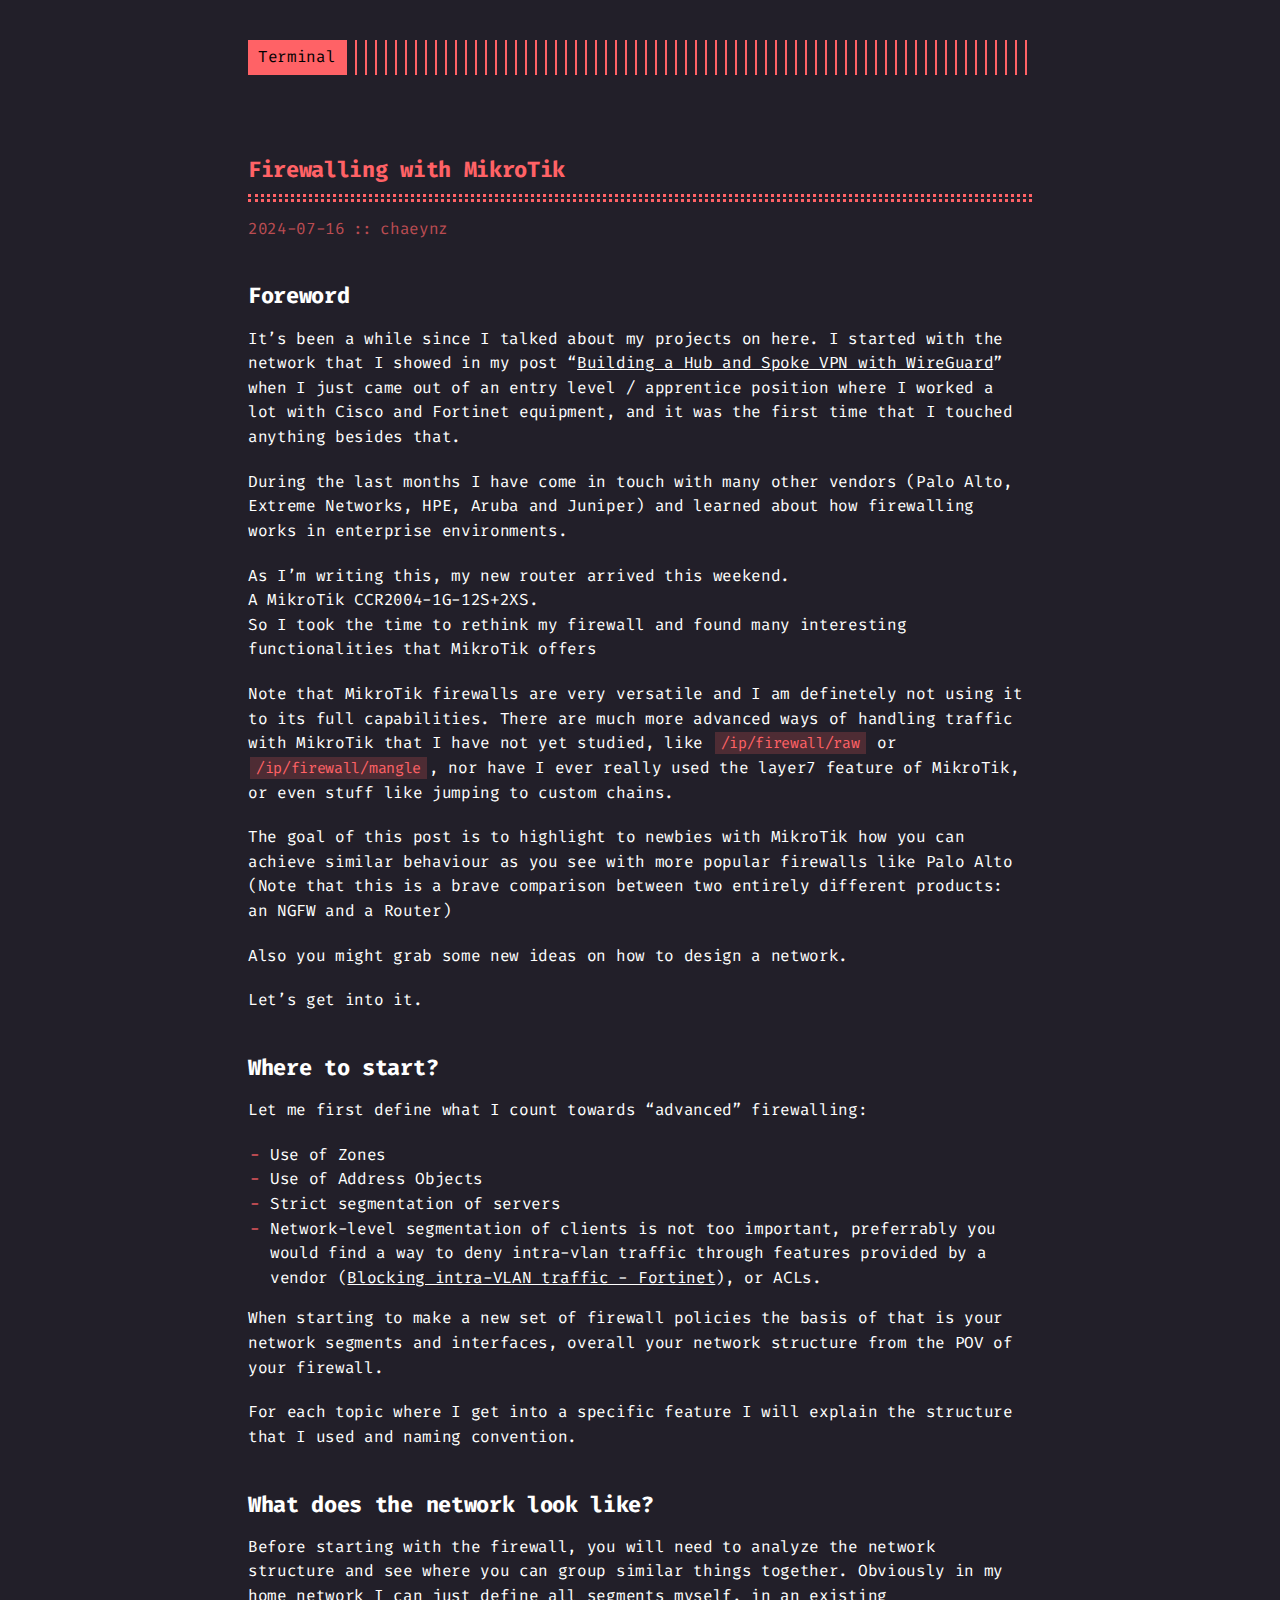
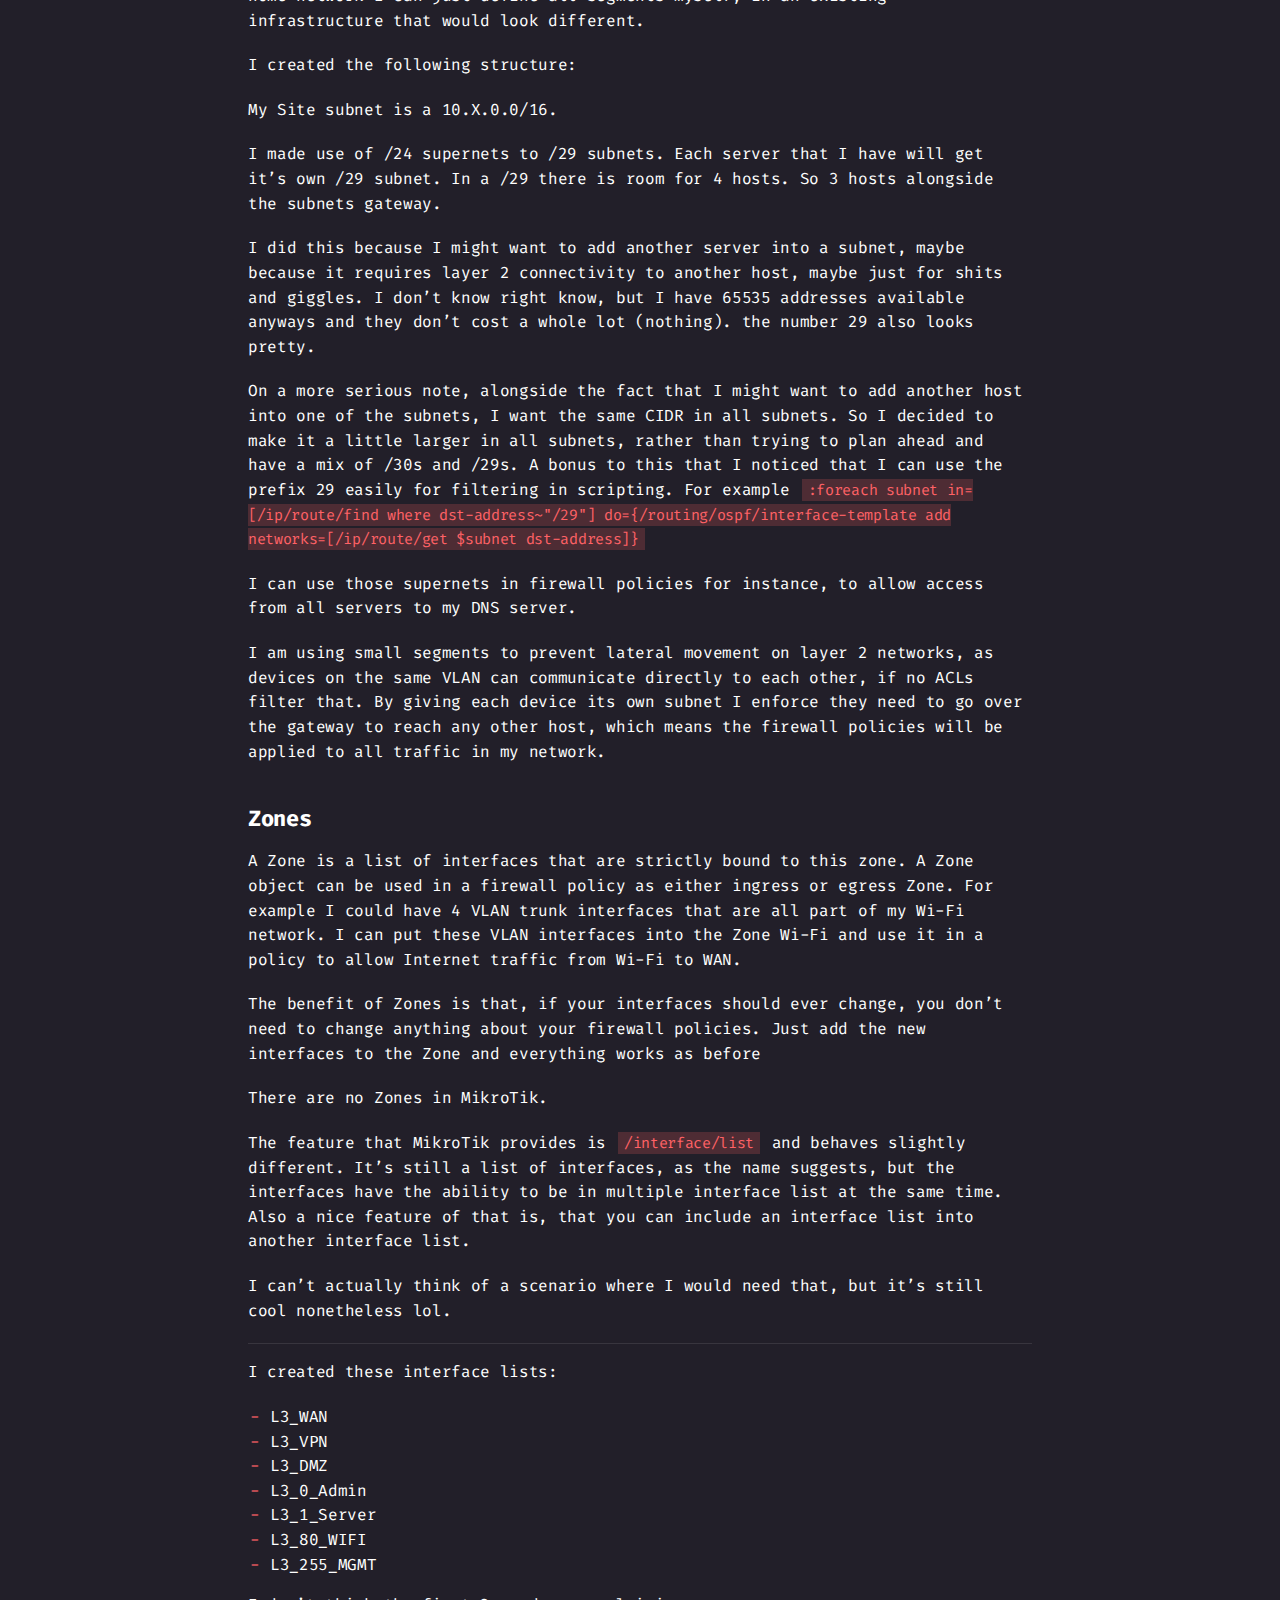
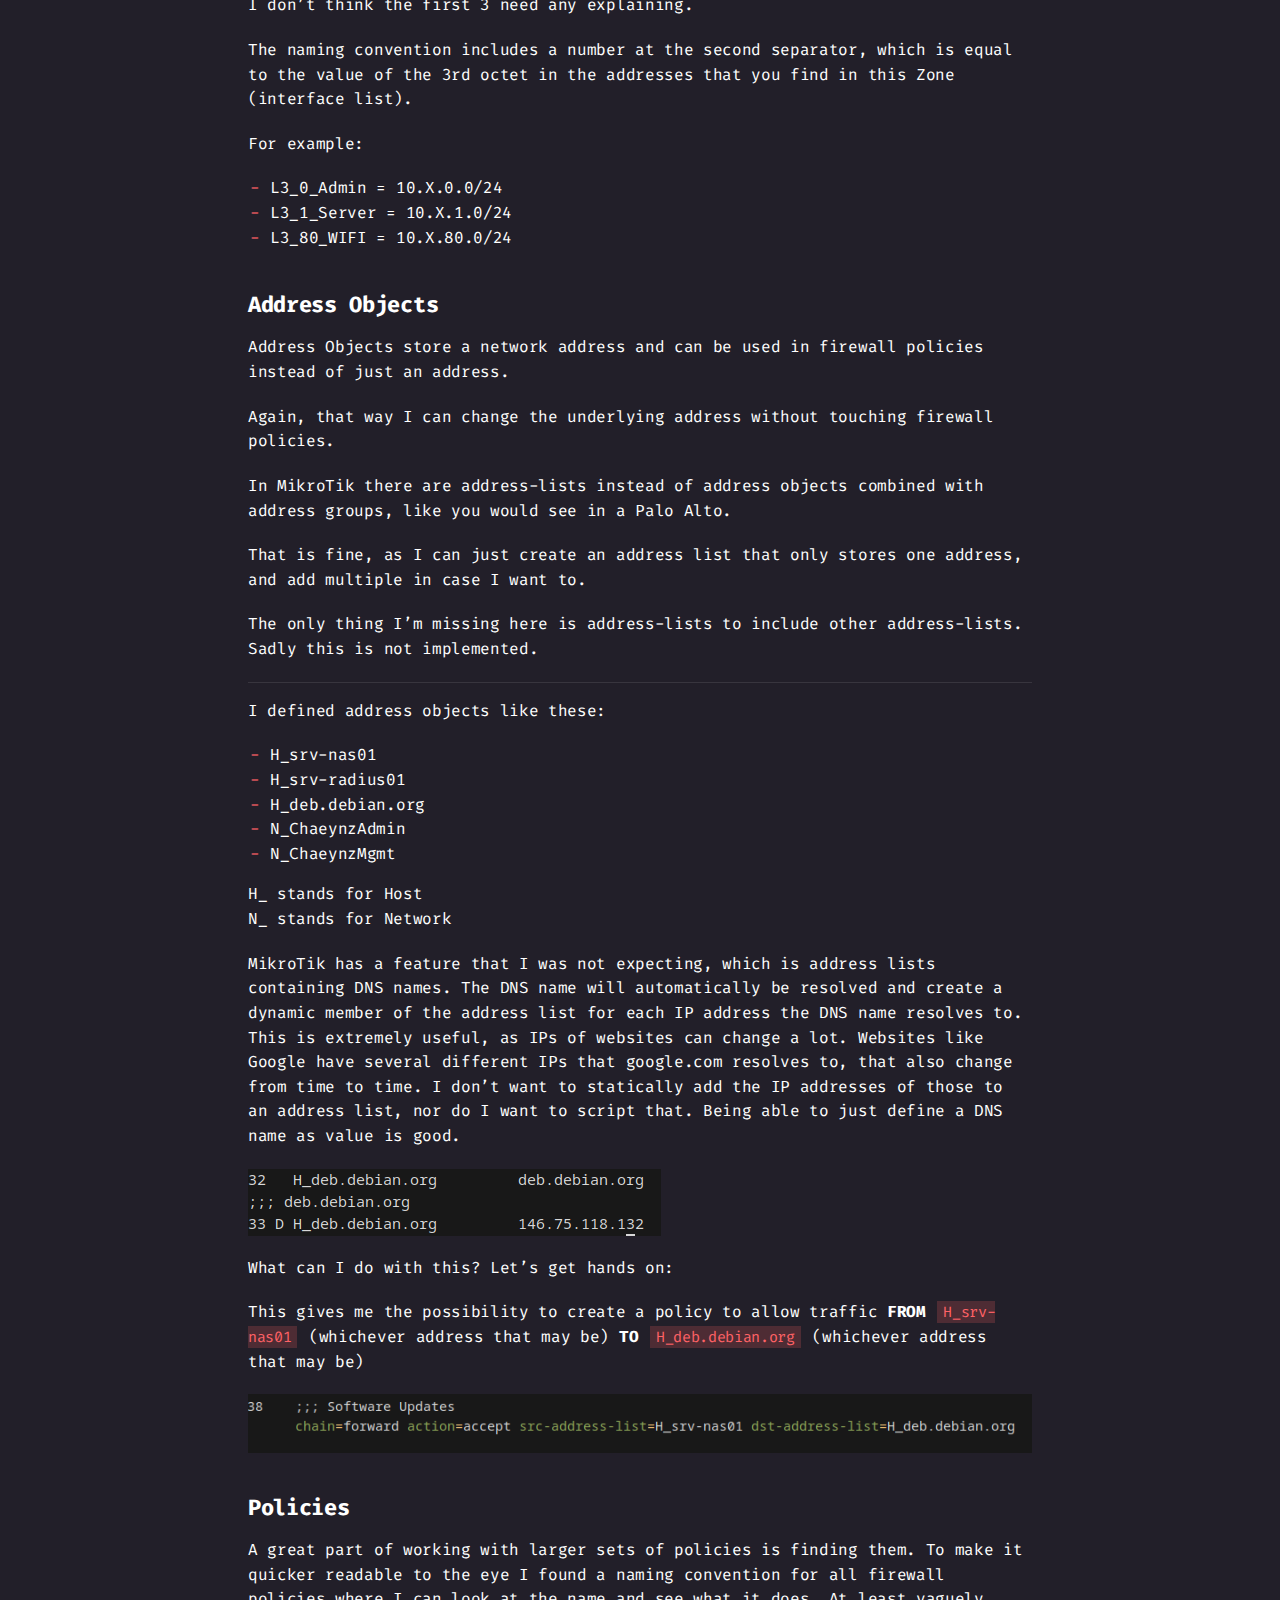
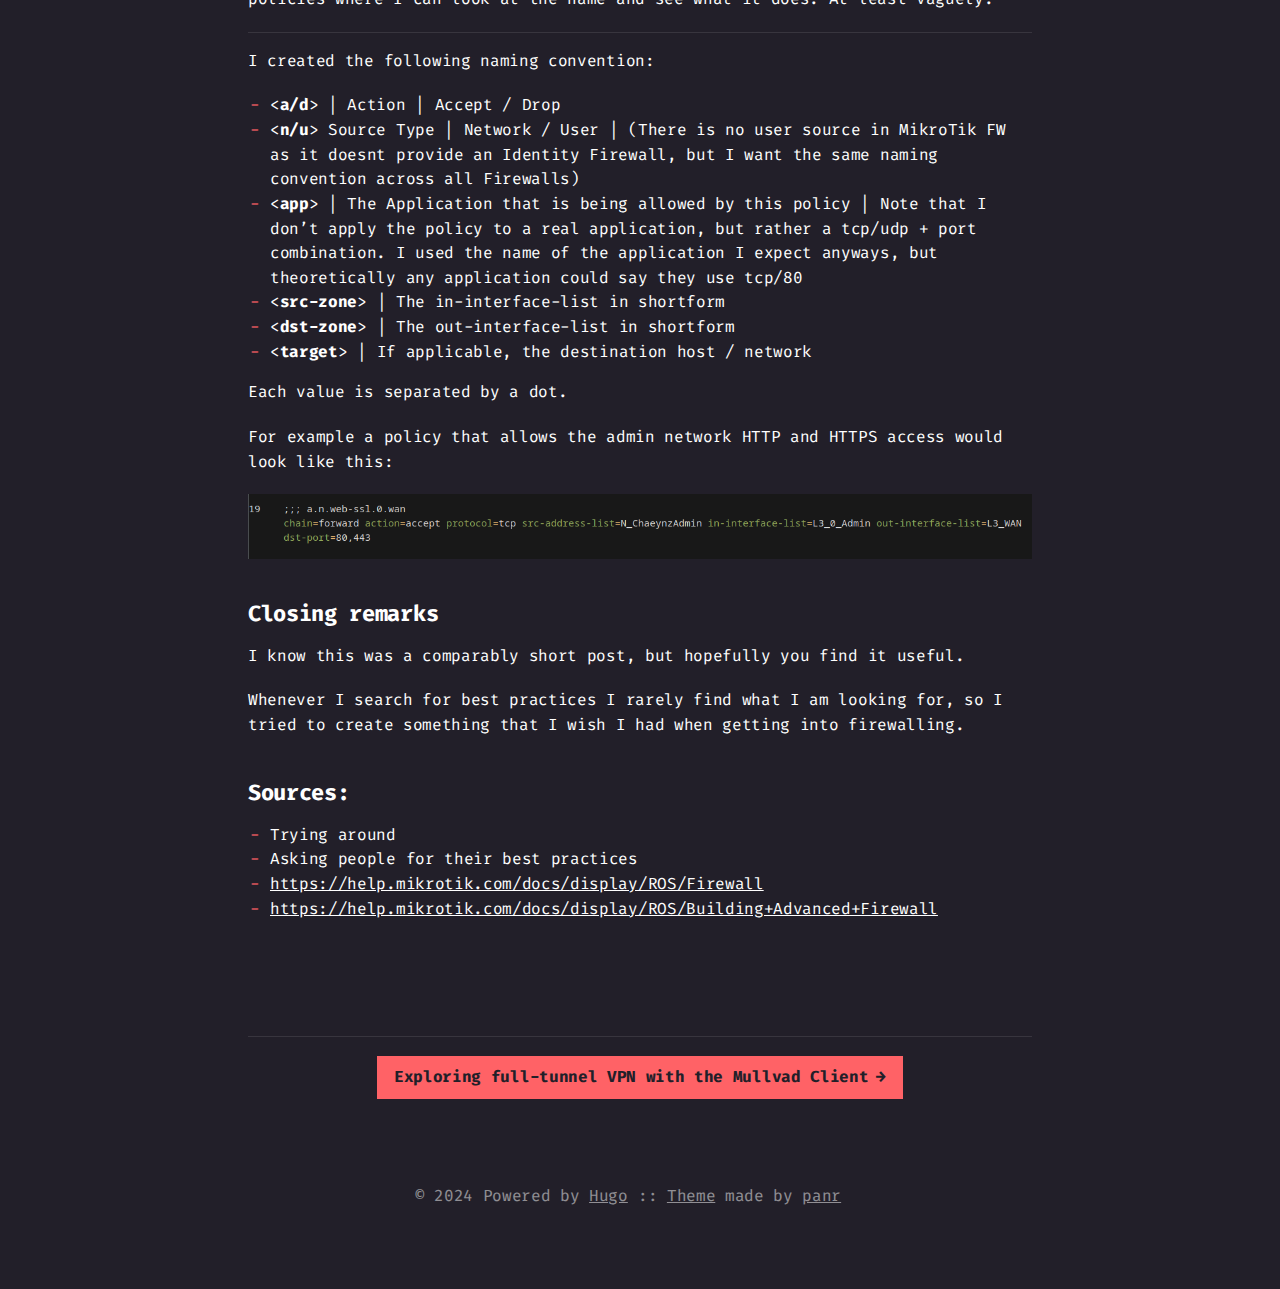
<file: posts/advanced-firewalling-with-mikrotik/index.html>
<!DOCTYPE html>
<html lang="en">
<head>
  
    <title>Firewalling with MikroTik :: </title>
  
  <meta http-equiv="content-type" content="text/html; charset=utf-8">
<meta name="viewport" content="width=device-width, initial-scale=1.0">
<meta name="description" content="How I segmented my network and designed the firewall policies" />
<meta name="keywords" content="" />

  <meta name="robots" content="noodp" />

<link rel="canonical" href="/posts/advanced-firewalling-with-mikrotik/" />






  
  
  
  
  
  <link rel="stylesheet" href="/styles.css">







  <link rel="shortcut icon" href="img/theme-colors/red.png">
  <link rel="apple-touch-icon" href="img/theme-colors/red.png">



<meta name="twitter:card" content="summary" />



<meta property="og:locale" content="en" />
<meta property="og:type" content="article" />
<meta property="og:title" content="Firewalling with MikroTik">
<meta property="og:description" content="How I segmented my network and designed the firewall policies" />
<meta property="og:url" content="/posts/advanced-firewalling-with-mikrotik/" />
<meta property="og:site_name" content="" />

  
    <meta property="og:image" content="img/favicon/red.png">
  

<meta property="og:image:width" content="1200">
<meta property="og:image:height" content="627">


  <meta property="article:published_time" content="2024-07-16 00:07:00 &#43;0200 CEST" />












</head>
<body class="red">


<div class="container center headings--one-size">

  <header class="header">
  <div class="header__inner">
    <div class="header__logo">
      <a href="">
  <div class="logo">
    Terminal
  </div>
</a>

    </div>
    
    
  </div>
  
</header>


  <div class="content">
    
<article class="post">
  <h1 class="post-title">
    <a href="/posts/advanced-firewalling-with-mikrotik/">Firewalling with MikroTik</a>
  </h1>
  <div class="post-meta"><time class="post-date">2024-07-16</time><span class="post-author">chaeynz</span></div>

  
  


  

  <div class="post-content"><div>
        <h1 id="foreword">Foreword<a href="#foreword" class="hanchor" ariaLabel="Anchor">&#8983;</a> </h1>
<p>It&rsquo;s been a while since I talked about my projects on here.
I started with the network that I showed in my post &ldquo;<a href="/posts/hub-spoke-with-wireguard/">Building a Hub and Spoke VPN with WireGuard</a>&rdquo; when I just came out of an entry level / apprentice position where I worked a lot with Cisco and Fortinet equipment, and it was the first time that I touched anything besides that.</p>
<p>During the last months I have come in touch with many other vendors (Palo Alto, Extreme Networks, HPE, Aruba and Juniper) and learned about how firewalling works in enterprise environments.</p>
<p>As I&rsquo;m writing this, my new router arrived this weekend.<br>
A MikroTik CCR2004-1G-12S+2XS.<br>
So I took the time to rethink my firewall and found many interesting functionalities that MikroTik offers</p>
<p>Note that MikroTik firewalls are very versatile and I am definetely not using it to its full capabilities. There are much more advanced ways of handling traffic with MikroTik that I have not yet studied, like <code>/ip/firewall/raw</code> or <code>/ip/firewall/mangle</code>, nor have I ever really used the layer7 feature of MikroTik, or even stuff like jumping to custom chains.</p>
<p>The goal of this post is to highlight to newbies with MikroTik how you can achieve similar behaviour as you see with more popular firewalls like Palo Alto (Note that this is a brave comparison between two entirely different products: an NGFW and a Router)</p>
<p>Also you might grab some new ideas on how to design a network.</p>
<p>Let&rsquo;s get into it.</p>
<h1 id="where-to-start">Where to start?<a href="#where-to-start" class="hanchor" ariaLabel="Anchor">&#8983;</a> </h1>
<p>Let me first define what I count towards &ldquo;advanced&rdquo; firewalling:</p>
<ul>
<li>Use of Zones</li>
<li>Use of Address Objects</li>
<li>Strict segmentation of servers</li>
<li>Network-level segmentation of clients is not too important, preferrably you would find a way to deny intra-vlan traffic through features provided by a vendor (<a href="https://docs.fortinet.com/document/fortiswitch/7.4.4/fortilink-guide/801169/blocking-intra-vlan-traffic">Blocking intra-VLAN traffic - Fortinet</a>), or ACLs.</li>
</ul>
<p>When starting to make a new set of firewall policies the basis of that is your network segments and interfaces, overall your network structure from the POV of your firewall.</p>
<p>For each topic where I get into a specific feature I will explain the structure that I used and naming convention.</p>
<h1 id="what-does-the-network-look-like">What does the network look like?<a href="#what-does-the-network-look-like" class="hanchor" ariaLabel="Anchor">&#8983;</a> </h1>
<p>Before starting with the firewall, you will need to analyze the network structure and see where you can group similar things together.
Obviously in my home network I can just define all segments myself, in an existing infrastructure that would look different.</p>
<p>I created the following structure:</p>
<p>My Site subnet is a 10.X.0.0/16.</p>
<p>I made use of /24 supernets to /29 subnets. Each server that I have will get it&rsquo;s own /29 subnet. In a /29 there is room for 4 hosts. So 3 hosts alongside the subnets gateway.</p>
<p>I did this because I might want to add another server into a subnet, maybe because it requires layer 2 connectivity to another host, maybe just for shits and giggles. I don&rsquo;t know right know, but I have 65535 addresses available anyways and they don&rsquo;t cost a whole lot (nothing). the number 29 also looks pretty.</p>
<p>On a more serious note, alongside the fact that I might want to add another host into one of the subnets, I want the same CIDR in all subnets. So I decided to make it a little larger in all subnets, rather than trying to plan ahead and have a mix of /30s and /29s. A bonus to this that I noticed that I can use the prefix 29 easily for filtering in scripting. For example <code>:foreach subnet in=[/ip/route/find where dst-address~&quot;/29&quot;] do={/routing/ospf/interface-template add networks=[/ip/route/get $subnet dst-address]}</code></p>
<p>I can use those supernets in firewall policies for instance, to allow access from all servers to my DNS server.</p>
<p>I am using small segments to prevent lateral movement on layer 2 networks, as devices on the same VLAN can communicate directly to each other, if no ACLs filter that. By giving each device its own subnet I enforce they need to go over the gateway to reach any other host, which means the firewall policies will be applied to all traffic in my network.</p>
<h1 id="zones">Zones<a href="#zones" class="hanchor" ariaLabel="Anchor">&#8983;</a> </h1>
<p>A Zone is a list of interfaces that are strictly bound to this zone. A Zone object can be used in a firewall policy as either ingress or egress Zone.
For example I could have 4 VLAN trunk interfaces that are all part of my Wi-Fi network. I can put these VLAN interfaces into the Zone Wi-Fi and use it in a policy to allow Internet traffic from Wi-Fi to WAN.</p>
<p>The benefit of Zones is that, if your interfaces should ever change, you don&rsquo;t need to change anything about your firewall policies. Just add the new interfaces to the Zone and everything works as before</p>
<p>There are no Zones in MikroTik.</p>
<p>The feature that MikroTik provides is <code>/interface/list</code> and behaves slightly different. It&rsquo;s still a list of interfaces, as the name suggests, but the interfaces have the ability to be in multiple interface list at the same time. Also a nice feature of that is, that you can include an interface list into another interface list.</p>
<p>I can&rsquo;t actually think of a scenario where I would need that, but it&rsquo;s still cool nonetheless lol.</p>
<hr>
<p>I created these interface lists:</p>
<ul>
<li>L3_WAN</li>
<li>L3_VPN</li>
<li>L3_DMZ</li>
<li>L3_0_Admin</li>
<li>L3_1_Server</li>
<li>L3_80_WIFI</li>
<li>L3_255_MGMT</li>
</ul>
<p>I don&rsquo;t think the first 3 need any explaining.</p>
<p>The naming convention includes a number at the second separator, which is equal to the value of the 3rd octet in the addresses that you find in this Zone (interface list).</p>
<p>For example:</p>
<ul>
<li>L3_0_Admin = 10.X.0.0/24</li>
<li>L3_1_Server = 10.X.1.0/24</li>
<li>L3_80_WIFI = 10.X.80.0/24</li>
</ul>
<h1 id="address-objects">Address Objects<a href="#address-objects" class="hanchor" ariaLabel="Anchor">&#8983;</a> </h1>
<p>Address Objects store a network address and can be used in firewall policies instead of just an address.</p>
<p>Again, that way I can change the underlying address without touching firewall policies.</p>
<p>In MikroTik there are address-lists instead of address objects combined with address groups, like you would see in a Palo Alto.</p>
<p>That is fine, as I can just create an address list that only stores one address, and add multiple in case I want to.</p>
<p>The only thing I&rsquo;m missing here is address-lists to include other address-lists. Sadly this is not implemented.</p>
<hr>
<p>I defined address objects like these:</p>
<ul>
<li>H_srv-nas01</li>
<li>H_srv-radius01</li>
<li>H_deb.debian.org</li>
<li>N_ChaeynzAdmin</li>
<li>N_ChaeynzMgmt</li>
</ul>
<p>H_ stands for Host<br>
N_ stands for Network</p>
<p>MikroTik has a feature that I was not expecting, which is address lists containing DNS names.  The DNS name will automatically be resolved and create a dynamic member of the address list for each IP address the DNS name resolves to. This is extremely useful, as IPs of websites can change a lot. Websites like Google have several different IPs that google.com resolves to, that also change from time to time. I don&rsquo;t want to statically add the IP addresses of those to an address list, nor do I want to script that. Being able to just define a DNS name as value is good.</p>
<p><img src="/images/advanced-firewalling-with-mikrotik/address-list-dns.png" alt=""></p>
<p>What can I do with this? Let&rsquo;s get hands on:</p>
<p>This gives me the possibility to create a policy to allow traffic <strong>FROM</strong> <code>H_srv-nas01</code> (whichever address that may be) <strong>TO</strong> <code>H_deb.debian.org</code> (whichever address that may be)</p>
<p><img src="/images/advanced-firewalling-with-mikrotik/address-list-policy.png" alt=""></p>
<h1 id="policies">Policies<a href="#policies" class="hanchor" ariaLabel="Anchor">&#8983;</a> </h1>
<p>A great part of working with larger sets of policies is finding them. To make it quicker readable to the eye I found a naming convention for all firewall policies where I can look at the name and see what it does. At least vaguely.</p>
<hr>
<p>I created the following naming convention:</p>
<ul>
<li>&lt;<strong>a/d</strong>&gt; | Action | Accept / Drop</li>
<li>&lt;<strong>n/u</strong>&gt; Source Type | Network / User | (There is no user source in MikroTik FW as it doesnt provide an Identity Firewall, but I want the same naming convention across all Firewalls)</li>
<li>&lt;<strong>app</strong>&gt; | The Application that is being allowed by this policy | Note that I don&rsquo;t apply the policy to a real application, but rather a tcp/udp + port combination. I used the name of the application I expect anyways, but theoretically any application could say they use tcp/80</li>
<li>&lt;<strong>src-zone</strong>&gt; | The in-interface-list in shortform</li>
<li>&lt;<strong>dst-zone</strong>&gt; | The out-interface-list in shortform</li>
<li>&lt;<strong>target</strong>&gt; | If applicable, the destination host / network</li>
</ul>
<p>Each value is separated by a dot.</p>
<p>For example a policy that allows the admin network HTTP and HTTPS access would look like this:</p>
<p><img src="/images/advanced-firewalling-with-mikrotik/policy-naming-example.png" alt=""></p>
<h1 id="closing-remarks">Closing remarks<a href="#closing-remarks" class="hanchor" ariaLabel="Anchor">&#8983;</a> </h1>
<p>I know this was a comparably short post, but hopefully you find it useful.</p>
<p>Whenever I search for best practices I rarely find what I am looking for, so I tried to create something that I wish I had when getting into firewalling.</p>
<h1 id="sources">Sources:<a href="#sources" class="hanchor" ariaLabel="Anchor">&#8983;</a> </h1>
<ul>
<li>Trying around</li>
<li>Asking people for their best practices</li>
<li><a href="https://help.mikrotik.com/docs/display/ROS/Firewall">https://help.mikrotik.com/docs/display/ROS/Firewall</a></li>
<li><a href="https://help.mikrotik.com/docs/display/ROS/Building+Advanced+Firewall">https://help.mikrotik.com/docs/display/ROS/Building+Advanced+Firewall</a></li>
</ul>

      </div></div>

  
    
<div class="pagination">
    <div class="pagination__title">
        <span class="pagination__title-h"></span>
        <hr />
    </div>
    <div class="pagination__buttons">
        
        
        <span class="button next">
            <a href="/posts/full-tunnel-with-mullvad-vpn/">
                <span class="button__text">Exploring full-tunnel VPN with the Mullvad Client</span>
                <span class="button__icon">→</span>
            </a>
        </span>
        
    </div>
</div>

  

  
    

  
</article>

  </div>

  
    <footer class="footer">
  <div class="footer__inner">
    
      <div class="copyright">
        <span>© 2024 Powered by <a href="https://gohugo.io">Hugo</a></span>
    
      <span>:: <a href="https://github.com/panr/hugo-theme-terminal" target="_blank">Theme</a> made by <a href="https://github.com/panr" target="_blank">panr</a></span>
      </div>
  </div>
</footer>






<script type="text/javascript" src="/bundle.min.js"></script>





  
</div>

</body>
</html>
</file>
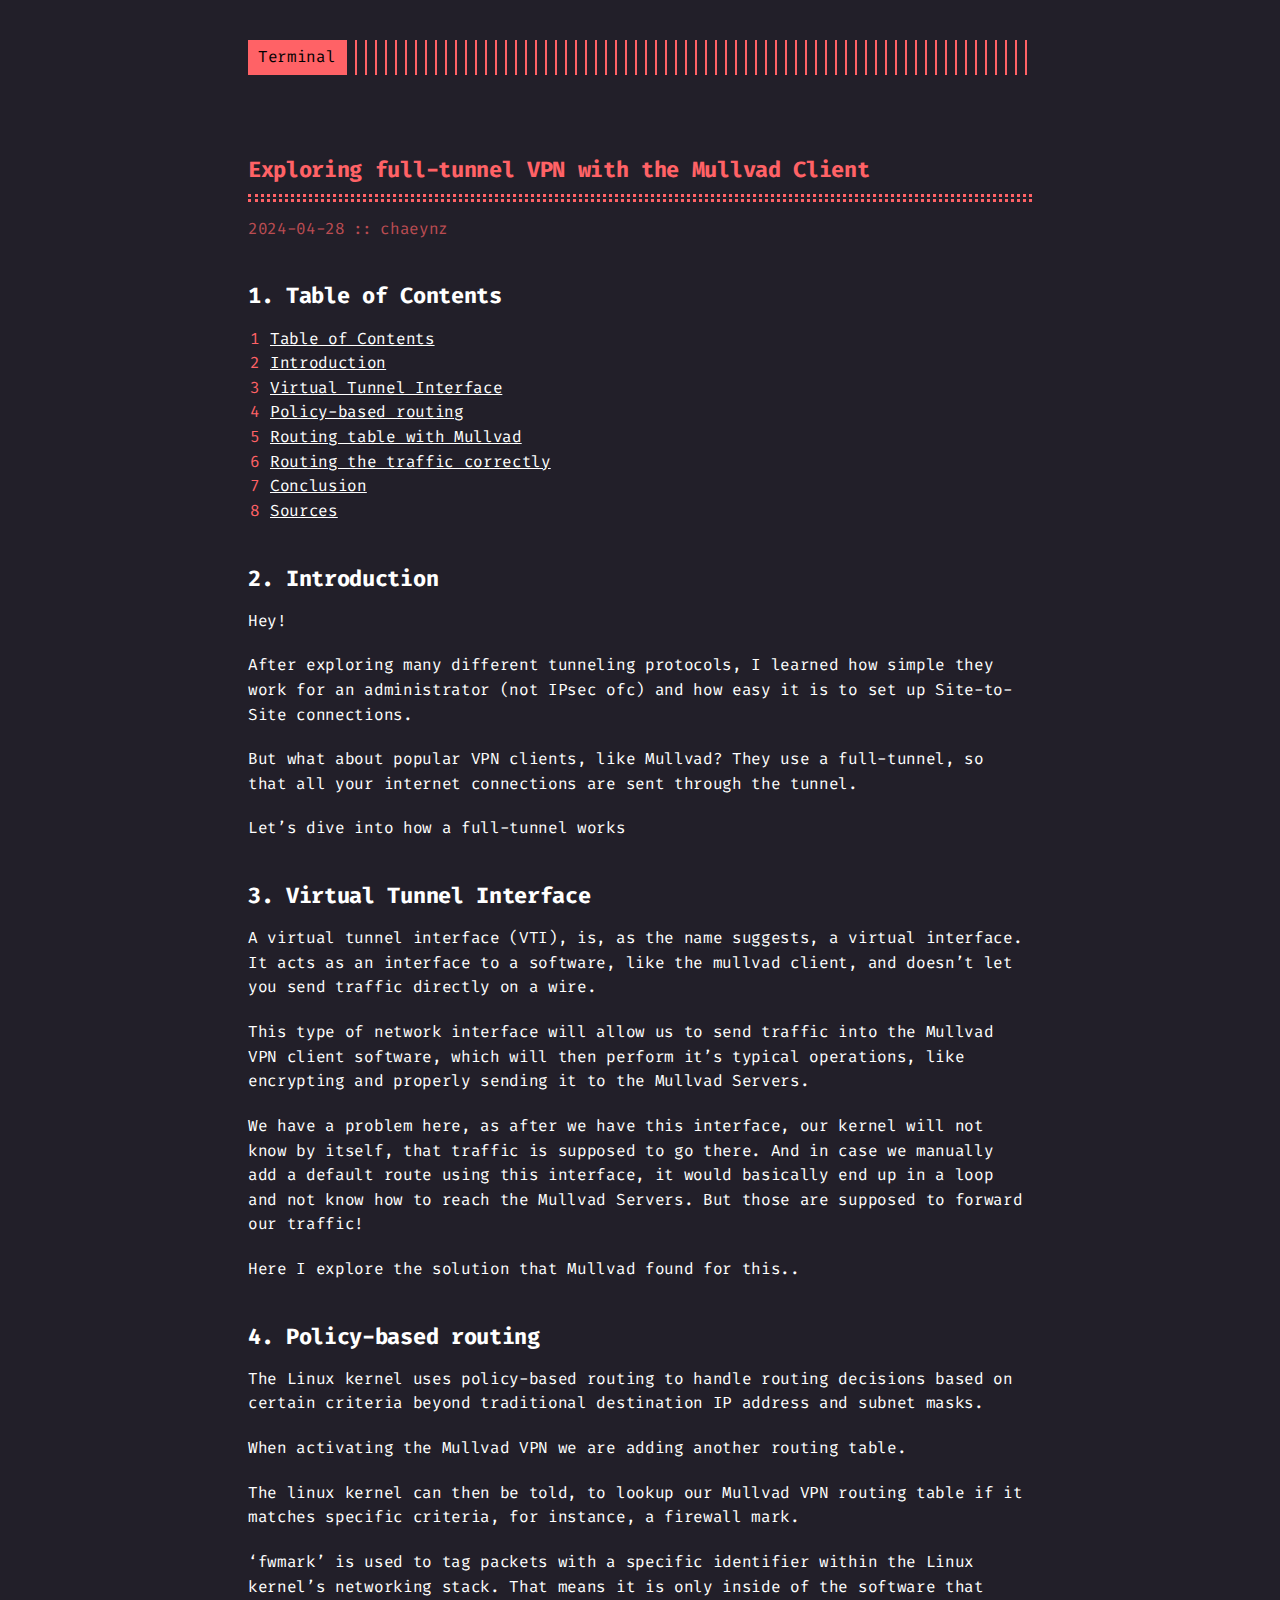
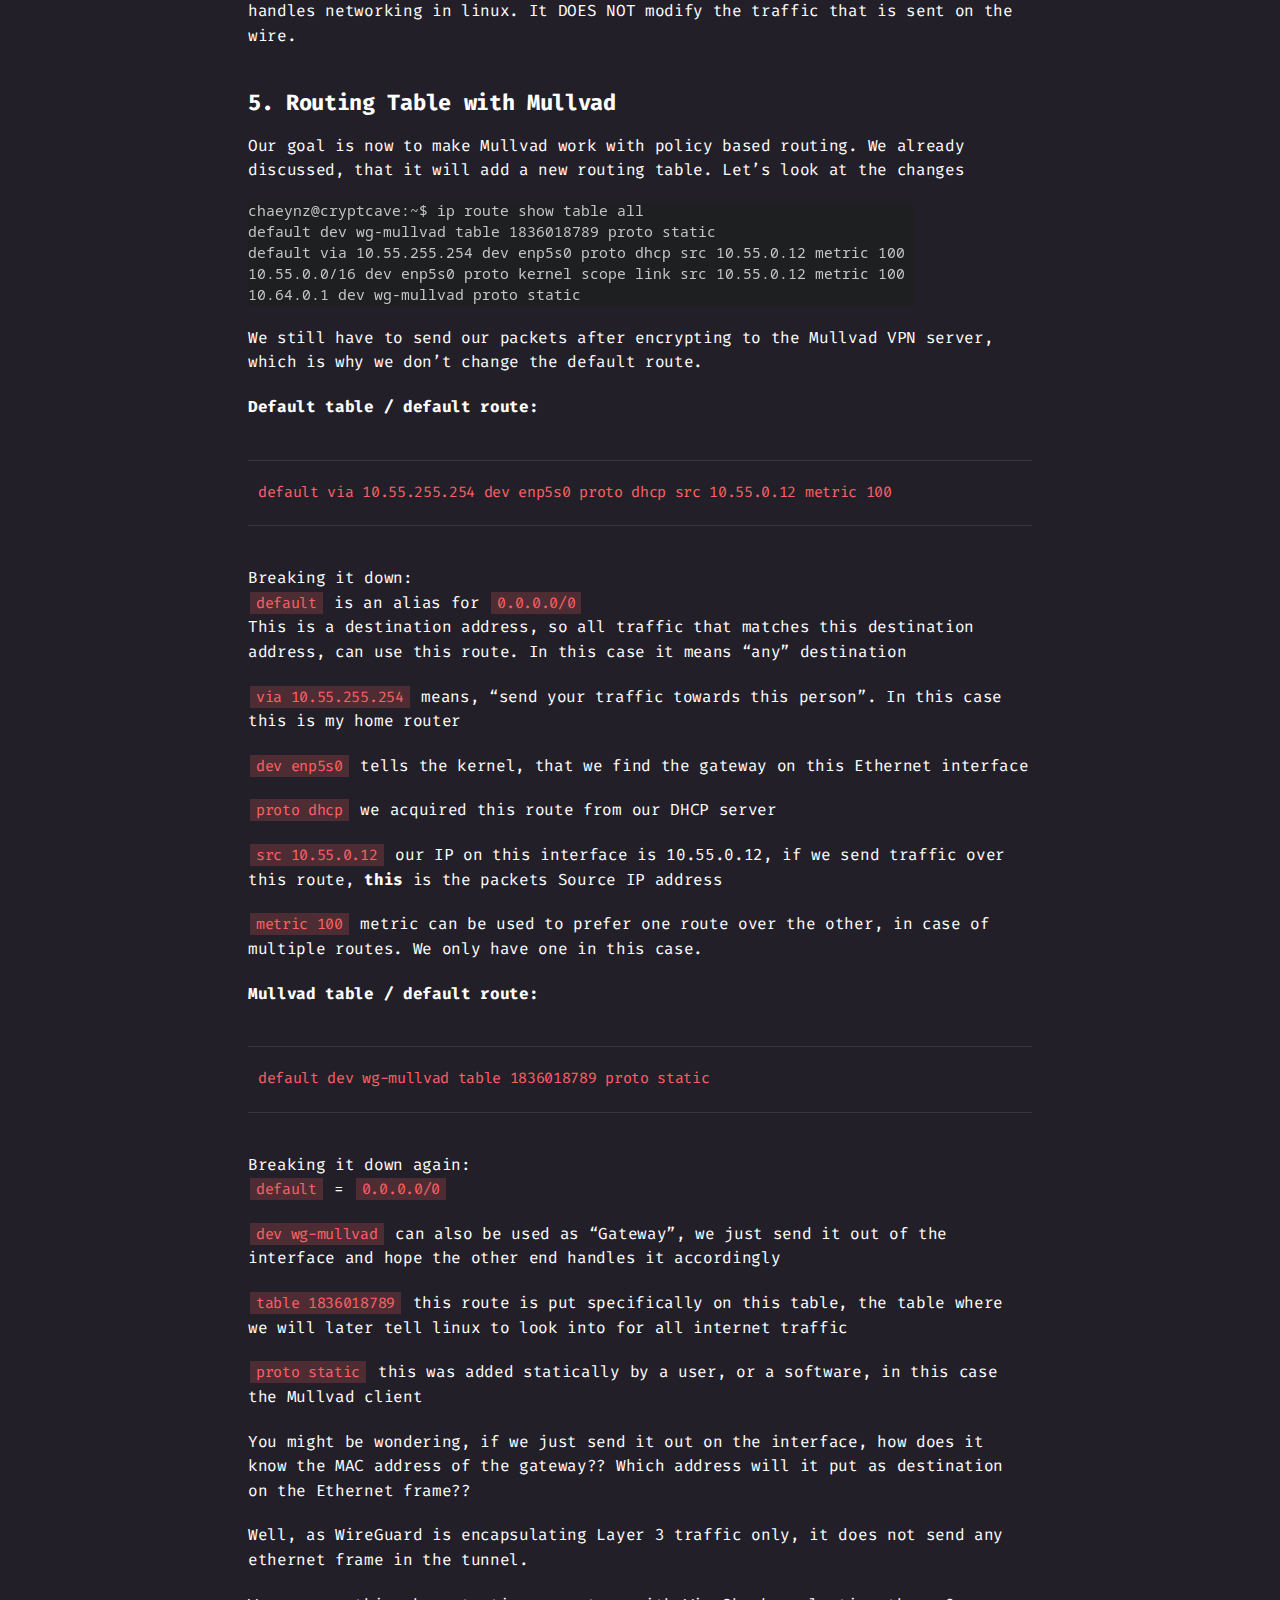
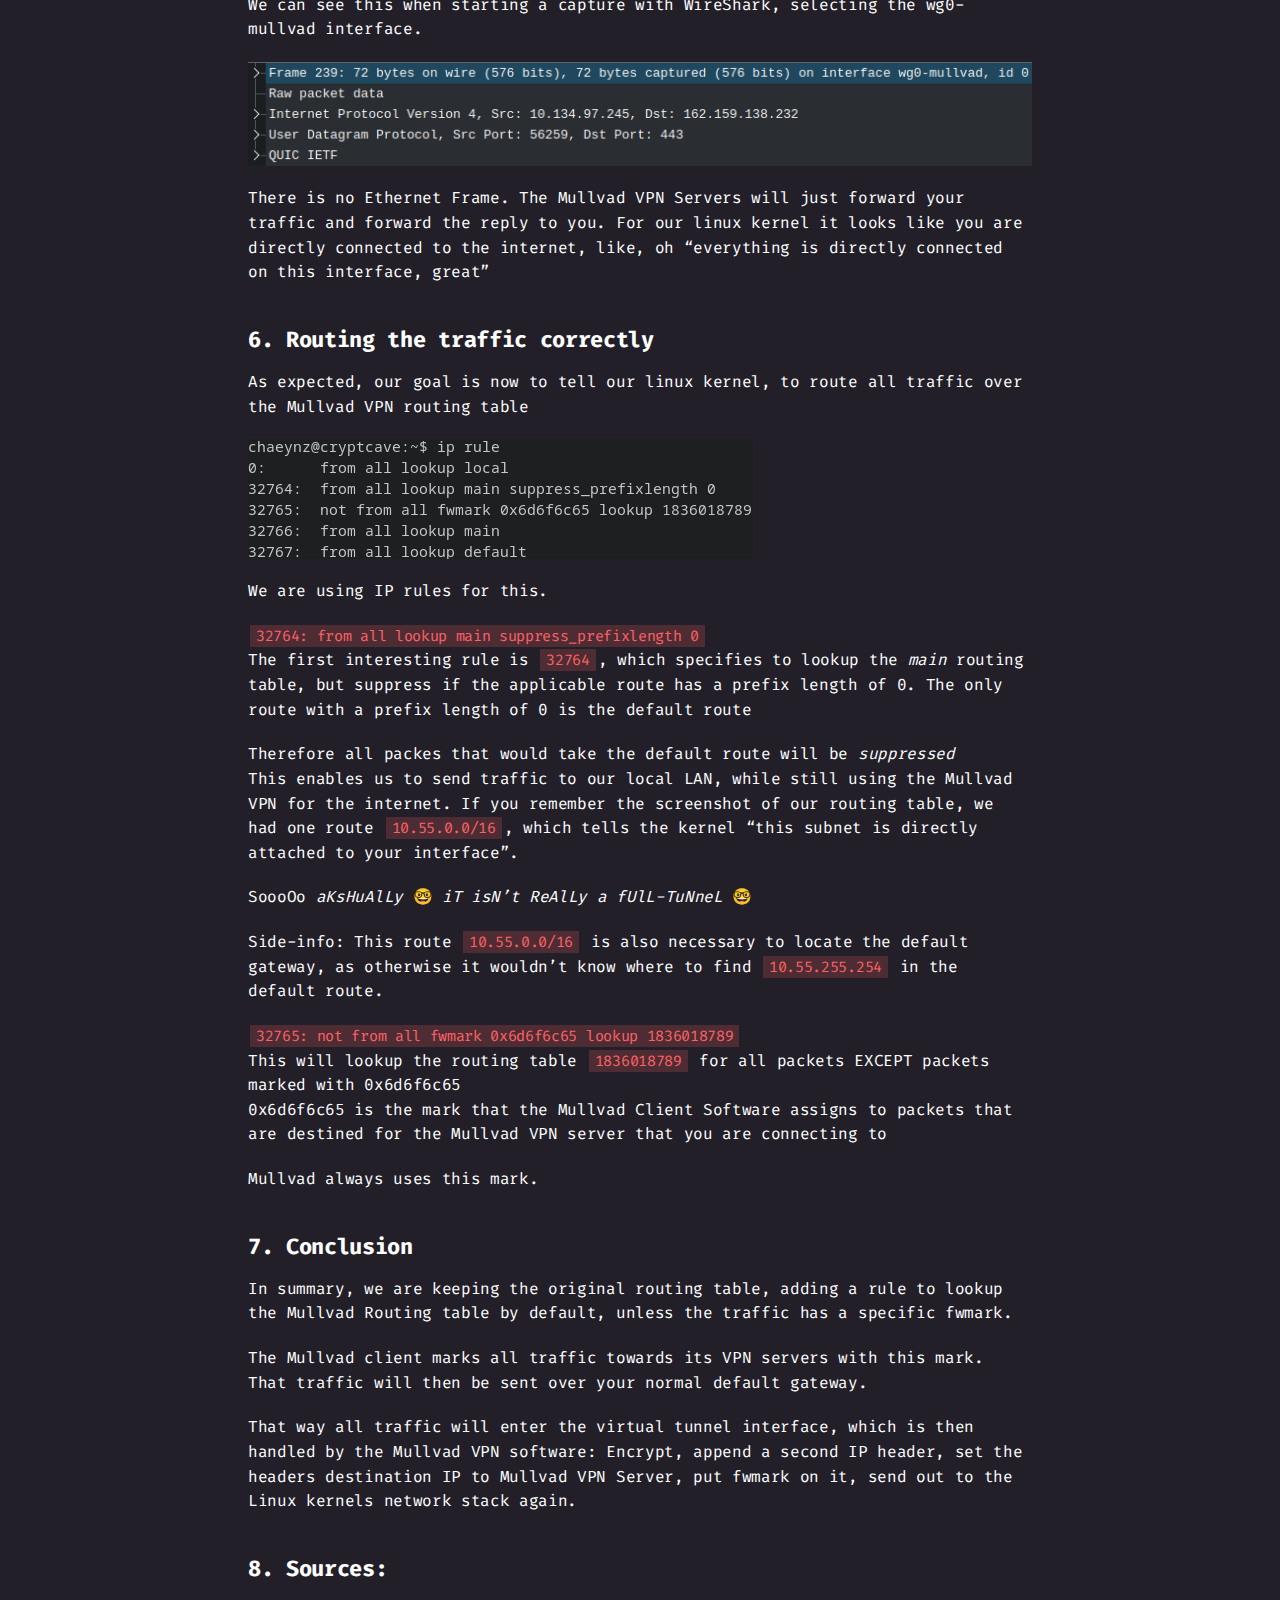
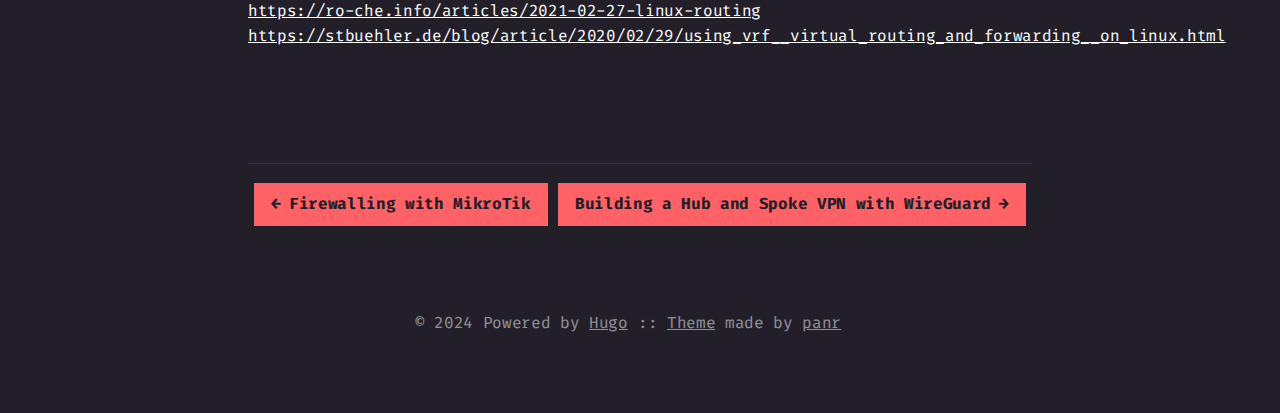
<file: posts/full-tunnel-with-mullvad-vpn/index.html>
<!DOCTYPE html>
<html lang="en">
<head>
  
    <title>Exploring full-tunnel VPN with the Mullvad Client :: </title>
  
  <meta http-equiv="content-type" content="text/html; charset=utf-8">
<meta name="viewport" content="width=device-width, initial-scale=1.0">
<meta name="description" content="Exploring Policy-based routing with the Mullvad VPN client" />
<meta name="keywords" content="" />

  <meta name="robots" content="noodp" />

<link rel="canonical" href="/posts/full-tunnel-with-mullvad-vpn/" />






  
  
  
  
  
  <link rel="stylesheet" href="/styles.css">







  <link rel="shortcut icon" href="img/theme-colors/red.png">
  <link rel="apple-touch-icon" href="img/theme-colors/red.png">



<meta name="twitter:card" content="summary" />



<meta property="og:locale" content="en" />
<meta property="og:type" content="article" />
<meta property="og:title" content="Exploring full-tunnel VPN with the Mullvad Client">
<meta property="og:description" content="Exploring Policy-based routing with the Mullvad VPN client" />
<meta property="og:url" content="/posts/full-tunnel-with-mullvad-vpn/" />
<meta property="og:site_name" content="" />

  
    <meta property="og:image" content="img/favicon/red.png">
  

<meta property="og:image:width" content="1200">
<meta property="og:image:height" content="627">


  <meta property="article:published_time" content="2024-04-28 00:13:50 &#43;0200 CEST" />












</head>
<body class="red">


<div class="container center headings--one-size">

  <header class="header">
  <div class="header__inner">
    <div class="header__logo">
      <a href="">
  <div class="logo">
    Terminal
  </div>
</a>

    </div>
    
    
  </div>
  
</header>


  <div class="content">
    
<article class="post">
  <h1 class="post-title">
    <a href="/posts/full-tunnel-with-mullvad-vpn/">Exploring full-tunnel VPN with the Mullvad Client</a>
  </h1>
  <div class="post-meta"><time class="post-date">2024-04-28</time><span class="post-author">chaeynz</span></div>

  
  


  

  <div class="post-content"><div>
        <h1 id="1-table-of-contents">1. Table of Contents<a href="#1-table-of-contents" class="hanchor" ariaLabel="Anchor">&#8983;</a> </h1>
<ol>
<li><a href="#1-table-of-contents">Table of Contents</a></li>
<li><a href="#2-introduction">Introduction</a></li>
<li><a href="#3-virtual-tunnel-interface">Virtual Tunnel Interface</a></li>
<li><a href="#3-policy-based-routing">Policy-based routing</a></li>
<li><a href="#4-routing-table-with-mullvad">Routing table with Mullvad</a></li>
<li><a href="#5-routing-the-traffic-correctly">Routing the traffic correctly</a></li>
<li><a href="#6-conclusion">Conclusion</a></li>
<li><a href="#7-sources">Sources</a></li>
</ol>
<h1 id="2-introduction">2. Introduction<a href="#2-introduction" class="hanchor" ariaLabel="Anchor">&#8983;</a> </h1>
<p>Hey!</p>
<p>After exploring many different tunneling protocols, I learned how simple they work for an administrator (not IPsec ofc) and how easy it is to set up Site-to-Site connections.</p>
<p>But what about popular VPN clients, like Mullvad? They use a full-tunnel, so that all your internet connections are sent through the tunnel.</p>
<p>Let&rsquo;s dive into how a full-tunnel works</p>
<h1 id="3-virtual-tunnel-interface">3. Virtual Tunnel Interface<a href="#3-virtual-tunnel-interface" class="hanchor" ariaLabel="Anchor">&#8983;</a> </h1>
<p>A virtual tunnel interface (VTI), is, as the name suggests, a virtual interface. It acts as an interface to a software, like the mullvad client, and doesn&rsquo;t let you send traffic directly on a wire.</p>
<p>This type of network interface will allow us to send traffic into the Mullvad VPN client software, which will then perform it&rsquo;s typical operations, like encrypting and properly sending it to the Mullvad Servers.</p>
<p>We have a problem here, as after we have this interface, our kernel will not know by itself, that traffic is supposed to go there. And in case we manually add a default route using this interface, it would basically end up in a loop and not know how to reach the Mullvad Servers. But those are supposed to forward our traffic!</p>
<p>Here I explore the solution that Mullvad found for this..</p>
<h1 id="4-policy-based-routing">4. Policy-based routing<a href="#4-policy-based-routing" class="hanchor" ariaLabel="Anchor">&#8983;</a> </h1>
<p>The Linux kernel uses policy-based routing to handle routing decisions based on certain criteria beyond traditional destination IP address and subnet masks.</p>
<p>When activating the Mullvad VPN we are adding another routing table.</p>
<p>The linux kernel can then be told, to lookup our Mullvad VPN routing table if it matches specific criteria, for instance, a firewall mark.</p>
<p>&lsquo;fwmark&rsquo; is used to tag packets with a specific identifier within the Linux kernel&rsquo;s networking stack. That means it is only inside of the software that handles networking in linux.
It DOES NOT modify the traffic that is sent on the wire.</p>
<h1 id="5-routing-table-with-mullvad">5. Routing Table with Mullvad<a href="#5-routing-table-with-mullvad" class="hanchor" ariaLabel="Anchor">&#8983;</a> </h1>
<p>Our goal is now to make Mullvad work with policy based routing. We already discussed, that it will add a new routing table. Let&rsquo;s look at the changes</p>
<p><img src="/images/full-tunnel-with-mullvad/routing-table-mullvad.png" alt=""></p>
<p>We still have to send our packets after encrypting to the Mullvad VPN server, which is why we don&rsquo;t change the default route.</p>
<p><strong>Default table / default route:</strong></p>
<pre tabindex="0"><code>default via 10.55.255.254 dev enp5s0 proto dhcp src 10.55.0.12 metric 100
</code></pre><p>Breaking it down:<br>
<code>default</code> is an alias for <code>0.0.0.0/0</code><br>
This is a destination address, so all traffic that matches this destination address, can use this route. In this case it means &ldquo;any&rdquo; destination</p>
<p><code>via 10.55.255.254</code> means, &ldquo;send your traffic towards this person&rdquo;. In this case this is my home router</p>
<p><code>dev enp5s0</code> tells the kernel, that we find the gateway on this Ethernet interface</p>
<p><code>proto dhcp</code> we acquired this route from our DHCP server</p>
<p><code>src 10.55.0.12</code> our IP on this interface is 10.55.0.12, if we send traffic over this route, <strong>this</strong> is the packets Source IP address</p>
<p><code>metric 100</code> metric can be used to prefer one route over the other, in case of multiple routes. We only have one in this case.</p>
<p><strong>Mullvad table / default route:</strong></p>
<pre tabindex="0"><code>default dev wg-mullvad table 1836018789 proto static
</code></pre><p>Breaking it down again:<br>
<code>default</code> = <code>0.0.0.0/0</code></p>
<p><code>dev wg-mullvad</code> can also be used as &ldquo;Gateway&rdquo;, we just send it out of the interface and hope the other end handles it accordingly</p>
<p><code>table 1836018789</code> this route is put specifically on this table, the table where we will later tell linux to look into for all internet traffic</p>
<p><code>proto static</code> this was added statically by a user, or a software, in this case the Mullvad client</p>
<p>You might be wondering, if we just send it out on the interface, how does it know the MAC address of the gateway?? Which address will it put as destination on the Ethernet frame??</p>
<p>Well, as WireGuard is encapsulating Layer 3 traffic only, it does not send any ethernet frame in the tunnel.</p>
<p>We can see this when starting a capture with WireShark, selecting the wg0-mullvad interface.</p>
<p><img src="/images/full-tunnel-with-mullvad/wireshark-capture.png" alt=""></p>
<p>There is no Ethernet Frame. The Mullvad VPN Servers will just forward your traffic and forward the reply to you. For our linux kernel it looks like you are directly connected to the internet, like, oh &ldquo;everything is directly connected on this interface, great&rdquo;</p>
<h1 id="6-routing-the-traffic-correctly">6. Routing the traffic correctly<a href="#6-routing-the-traffic-correctly" class="hanchor" ariaLabel="Anchor">&#8983;</a> </h1>
<p>As expected, our goal is now to tell our linux kernel, to route all traffic over the Mullvad VPN routing table</p>
<p><img src="/images/full-tunnel-with-mullvad/ip-rules-mullvad.png" alt=""></p>
<p>We are using IP rules for this.</p>
<p><code>32764: from all lookup main suppress_prefixlength 0</code><br>
The first interesting rule is <code>32764</code>, which specifies to lookup the <em>main</em> routing table, but suppress if the applicable route has a prefix length of 0.
The only route with a prefix length of 0 is the default route</p>
<p>Therefore all packes that would take the default route will be <em>suppressed</em><br>
This enables us to send traffic to our local LAN, while still using the Mullvad VPN for the internet. If you remember the screenshot of our routing table, we had one route <code>10.55.0.0/16</code>, which tells the kernel &ldquo;this subnet is directly attached to your interface&rdquo;.</p>
<p>SoooOo <em>aKsHuAlLy</em> 🤓 <em>iT isN&rsquo;t ReAlLy a fUlL-TuNneL</em> 🤓</p>
<p>Side-info: This route <code>10.55.0.0/16</code> is also necessary to locate the default gateway, as otherwise it wouldn&rsquo;t know where to find <code>10.55.255.254</code> in the default route.</p>
<p><code>32765: not from all fwmark 0x6d6f6c65 lookup 1836018789</code><br>
This will lookup the routing table <code>1836018789</code> for all packets EXCEPT packets marked with 0x6d6f6c65<br>
0x6d6f6c65 is the mark that the Mullvad Client Software assigns to packets that are destined for the Mullvad VPN server that you are connecting to</p>
<p>Mullvad always uses this mark.</p>
<h1 id="7-conclusion">7. Conclusion<a href="#7-conclusion" class="hanchor" ariaLabel="Anchor">&#8983;</a> </h1>
<p>In summary, we are keeping the original routing table, adding a rule to lookup the Mullvad Routing table by default, unless the traffic has a specific fwmark.</p>
<p>The Mullvad client marks all traffic towards its VPN servers with this mark. That traffic will then be sent over your normal default gateway.</p>
<p>That way all traffic will enter the virtual tunnel interface, which is then handled by the Mullvad VPN software: Encrypt, append a second IP header, set the headers destination IP to Mullvad VPN Server, put fwmark on it, send out to the Linux kernels network stack again.</p>
<h1 id="8-sources">8. Sources:<a href="#8-sources" class="hanchor" ariaLabel="Anchor">&#8983;</a> </h1>
<p><a href="https://ro-che.info/articles/2021-02-27-linux-routing">https://ro-che.info/articles/2021-02-27-linux-routing</a>
<a href="https://stbuehler.de/blog/article/2020/02/29/using_vrf__virtual_routing_and_forwarding__on_linux.html">https://stbuehler.de/blog/article/2020/02/29/using_vrf__virtual_routing_and_forwarding__on_linux.html</a></p>

      </div></div>

  
    
<div class="pagination">
    <div class="pagination__title">
        <span class="pagination__title-h"></span>
        <hr />
    </div>
    <div class="pagination__buttons">
        
        <span class="button previous">
            <a href="/posts/advanced-firewalling-with-mikrotik/">
                <span class="button__icon">←</span>
                <span class="button__text">Firewalling with MikroTik</span>
            </a>
        </span>
        
        
        <span class="button next">
            <a href="/posts/hub-spoke-with-wireguard/">
                <span class="button__text">Building a Hub and Spoke VPN with WireGuard</span>
                <span class="button__icon">→</span>
            </a>
        </span>
        
    </div>
</div>

  

  
    

  
</article>

  </div>

  
    <footer class="footer">
  <div class="footer__inner">
    
      <div class="copyright">
        <span>© 2024 Powered by <a href="https://gohugo.io">Hugo</a></span>
    
      <span>:: <a href="https://github.com/panr/hugo-theme-terminal" target="_blank">Theme</a> made by <a href="https://github.com/panr" target="_blank">panr</a></span>
      </div>
  </div>
</footer>






<script type="text/javascript" src="/bundle.min.js"></script>





  
</div>

</body>
</html>
</file>
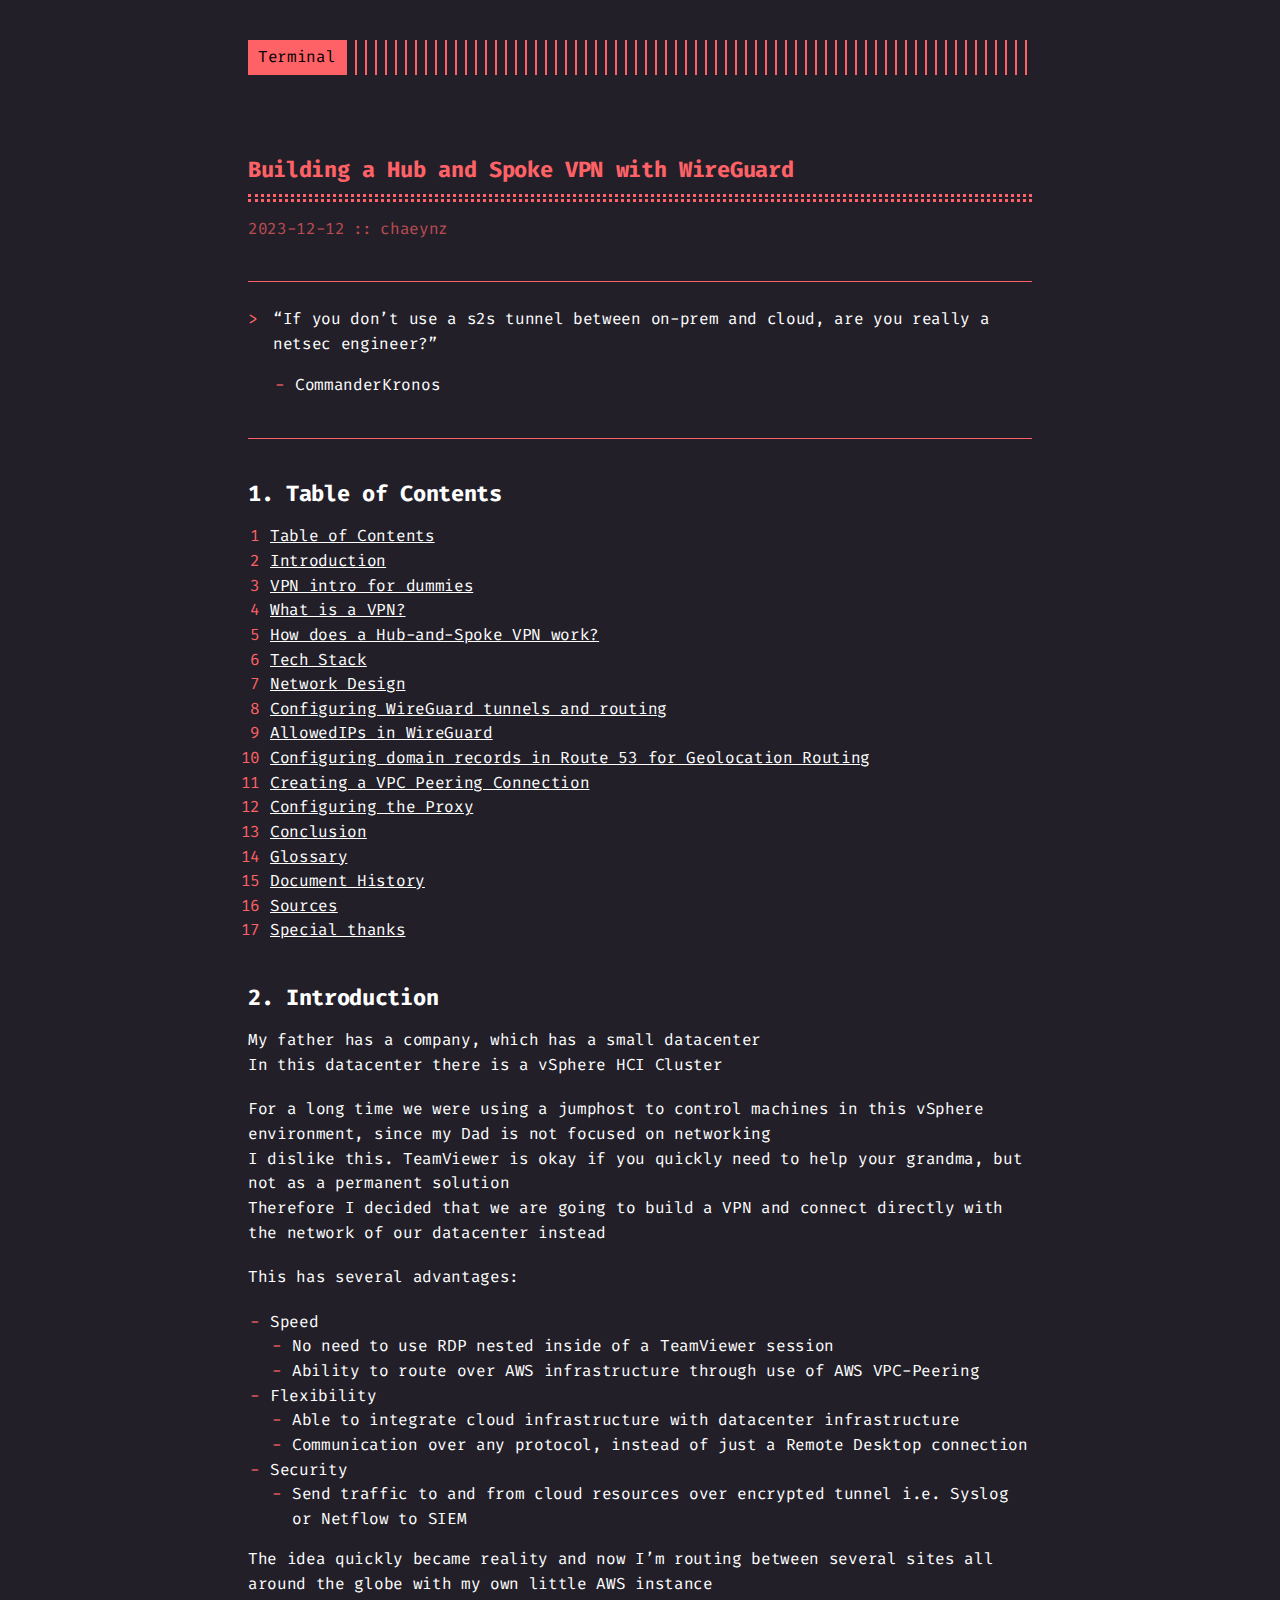
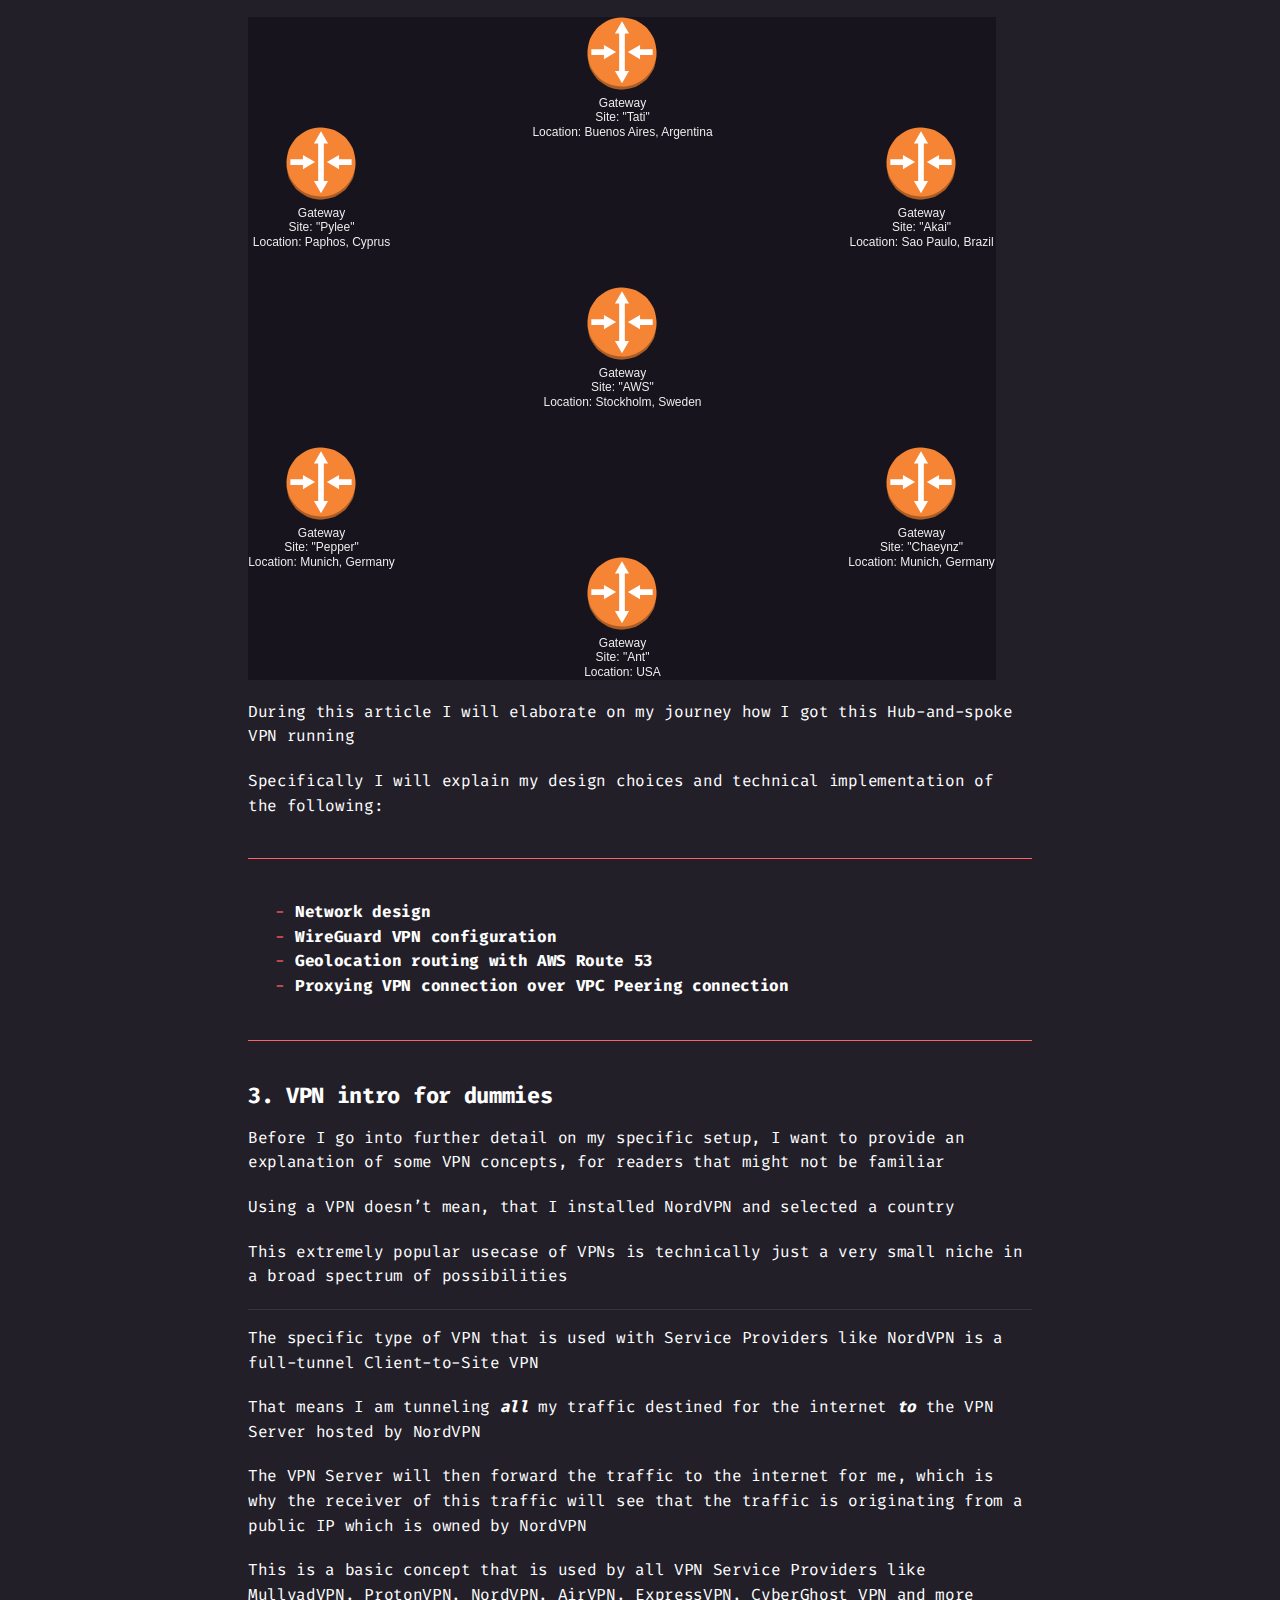
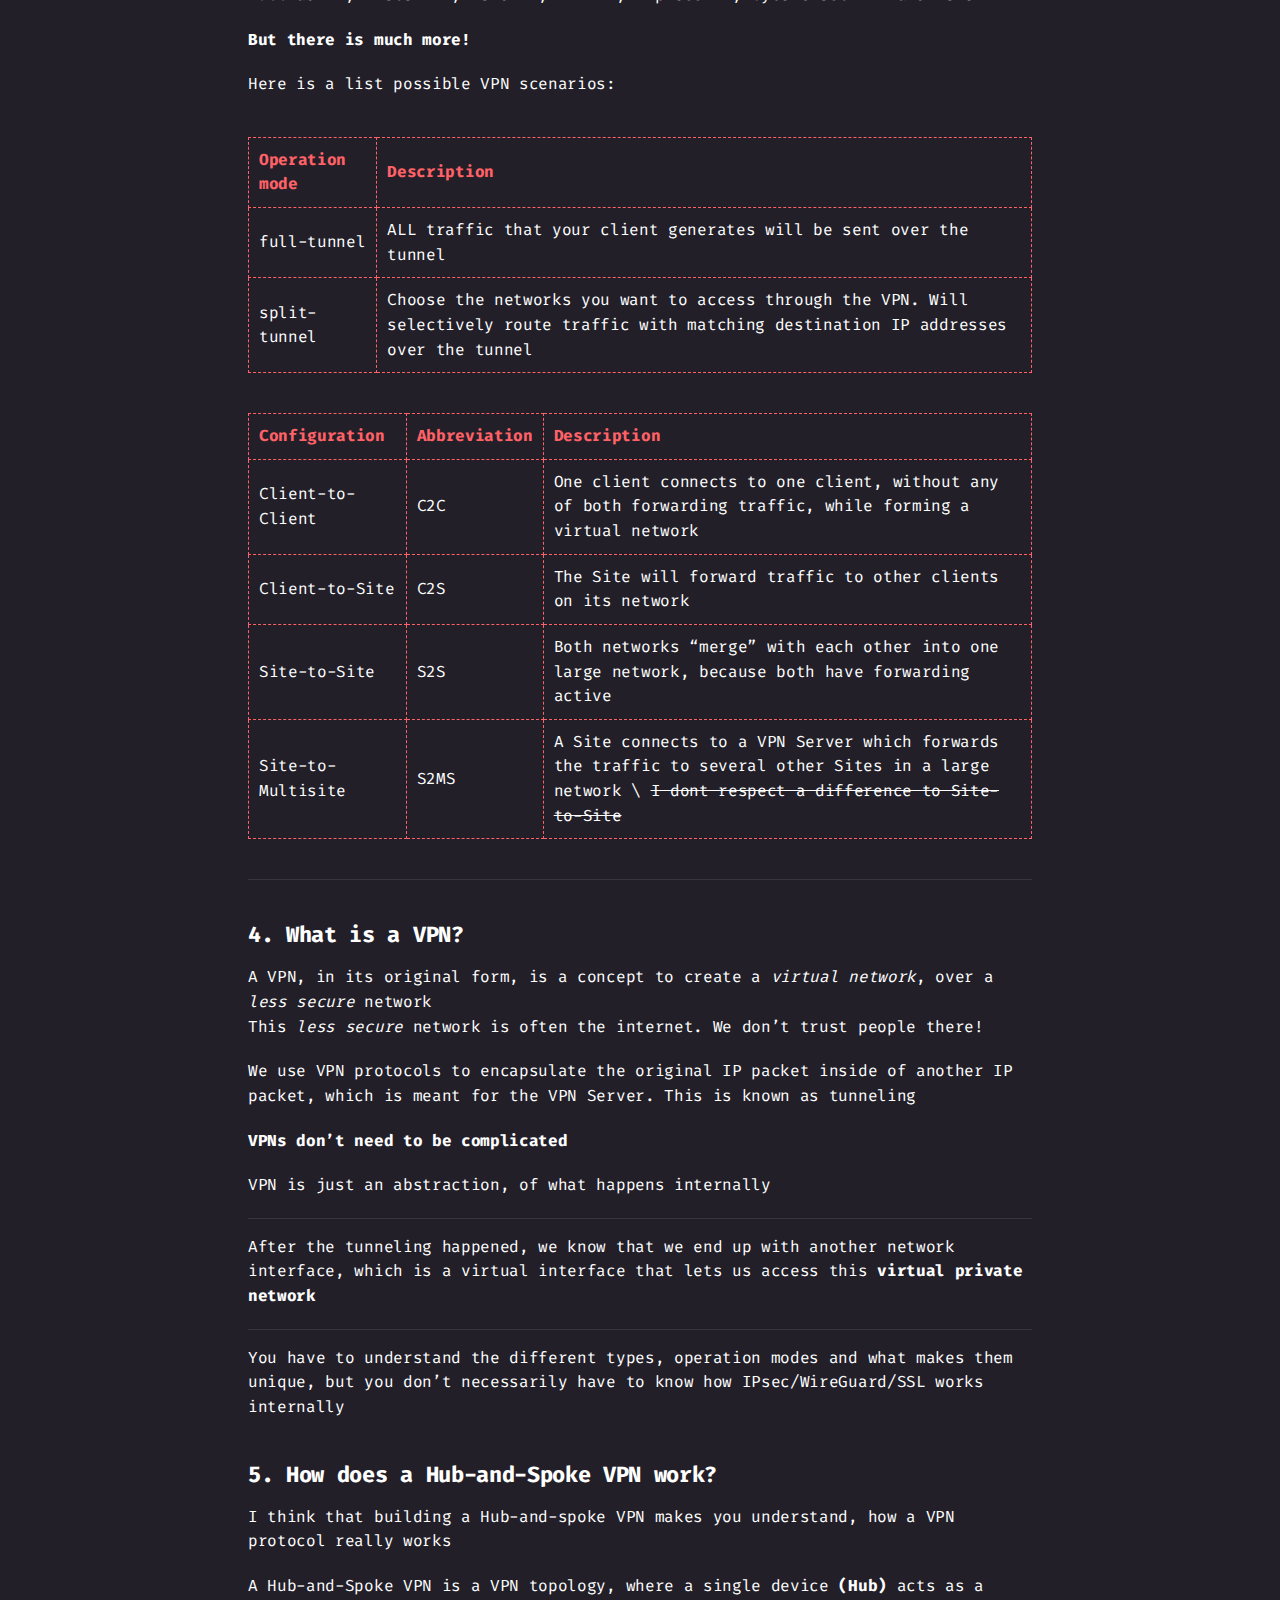
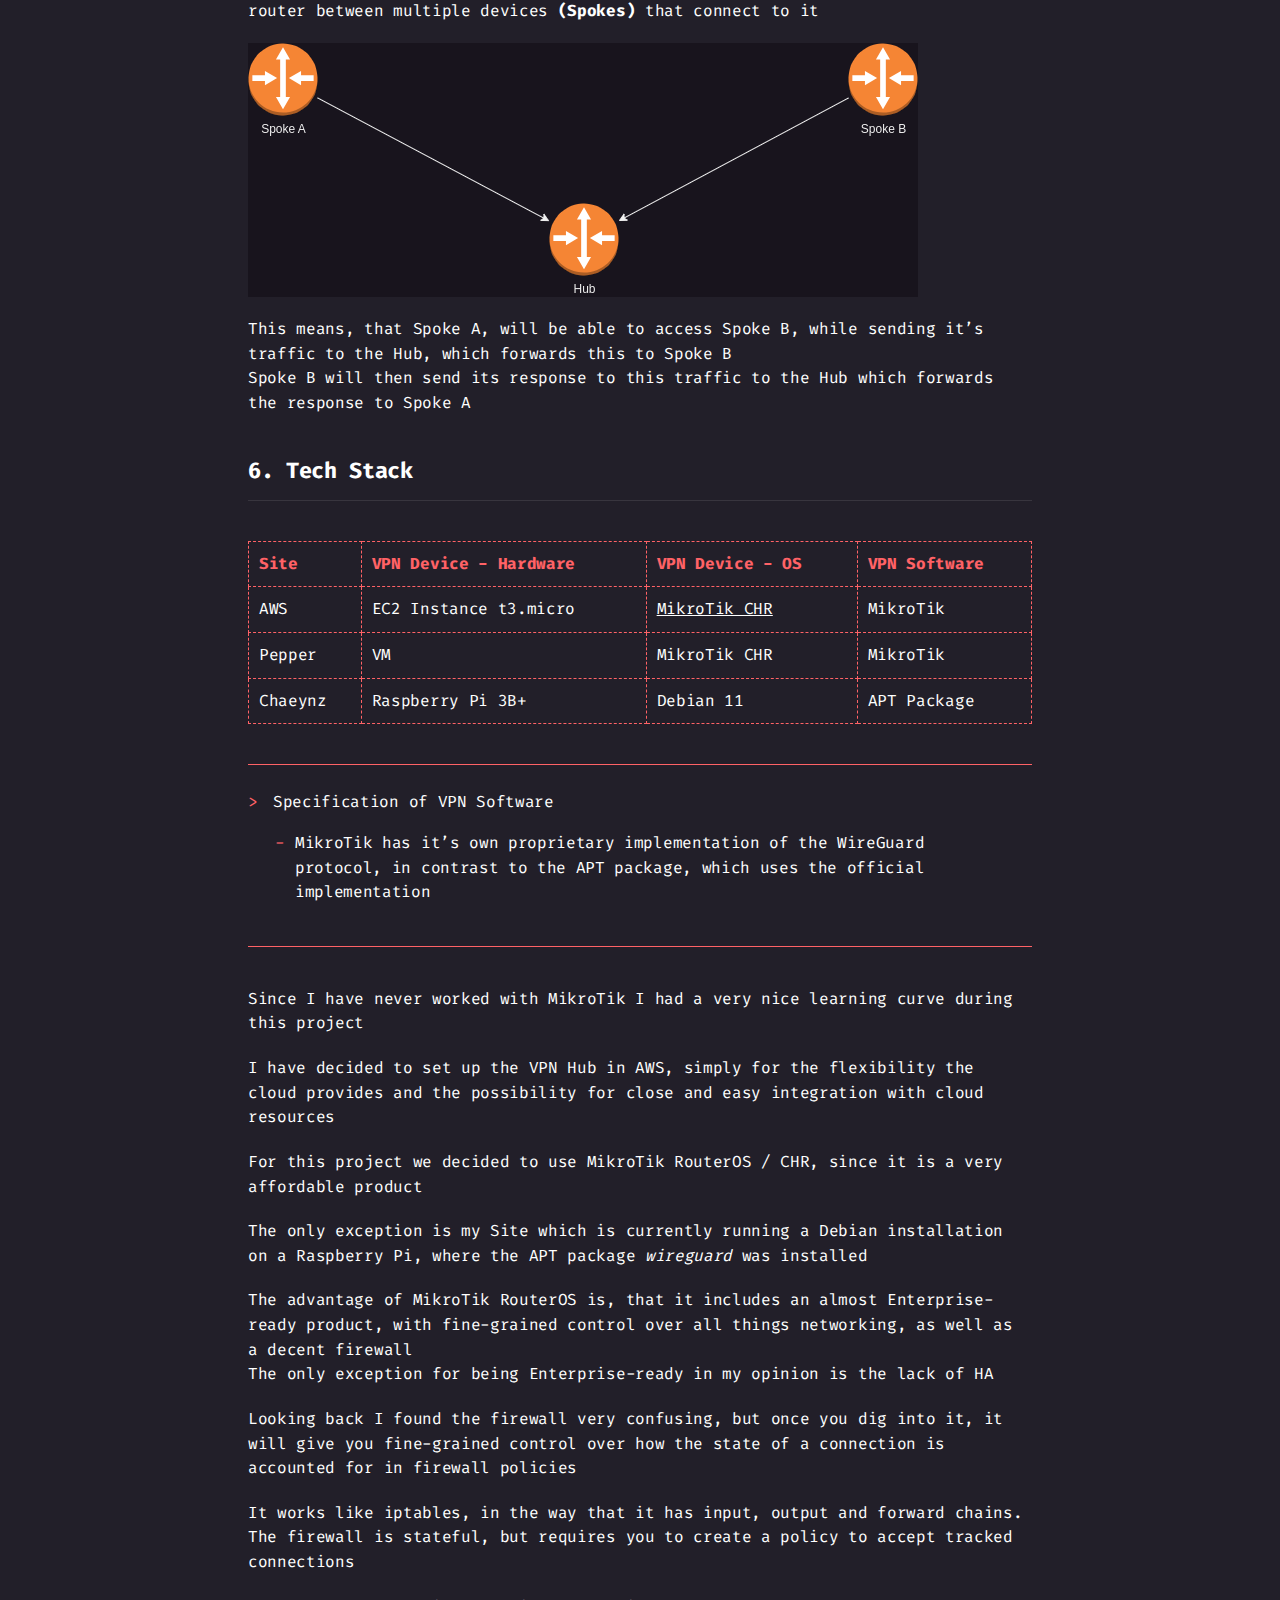
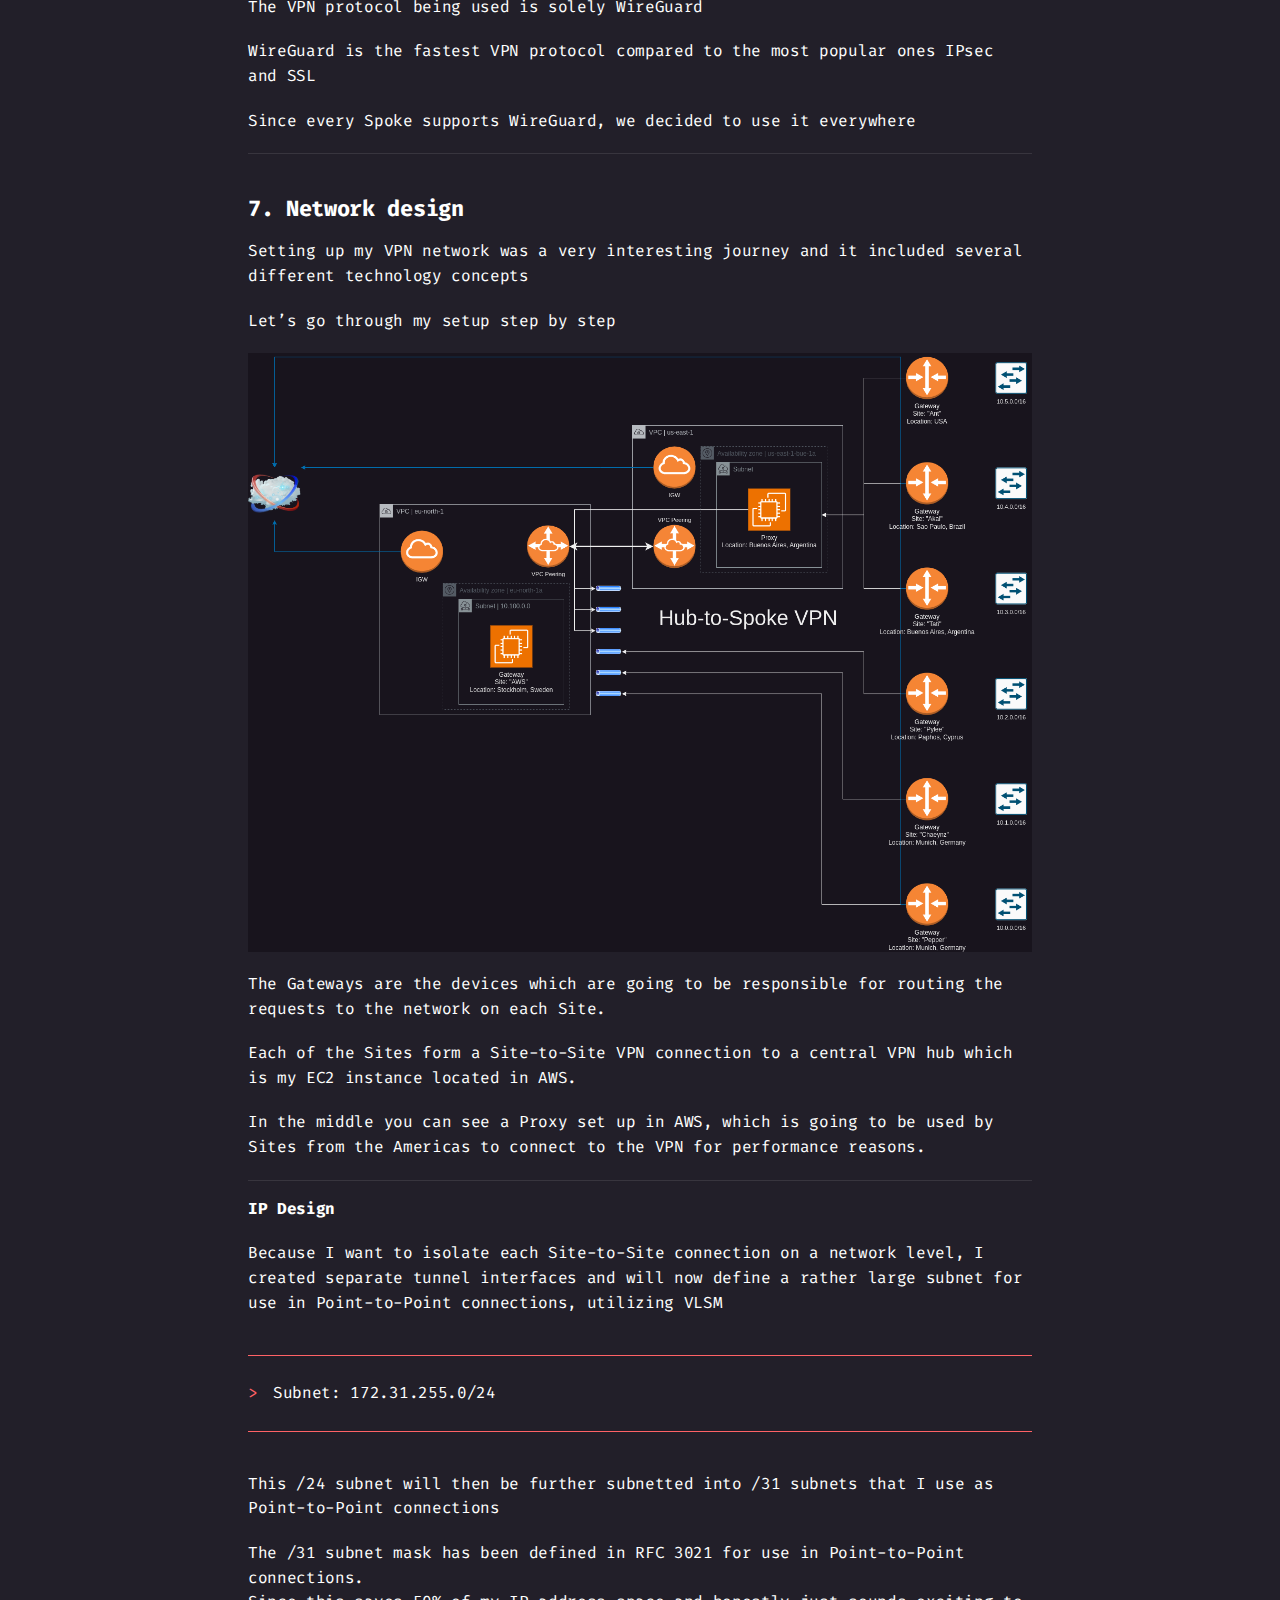
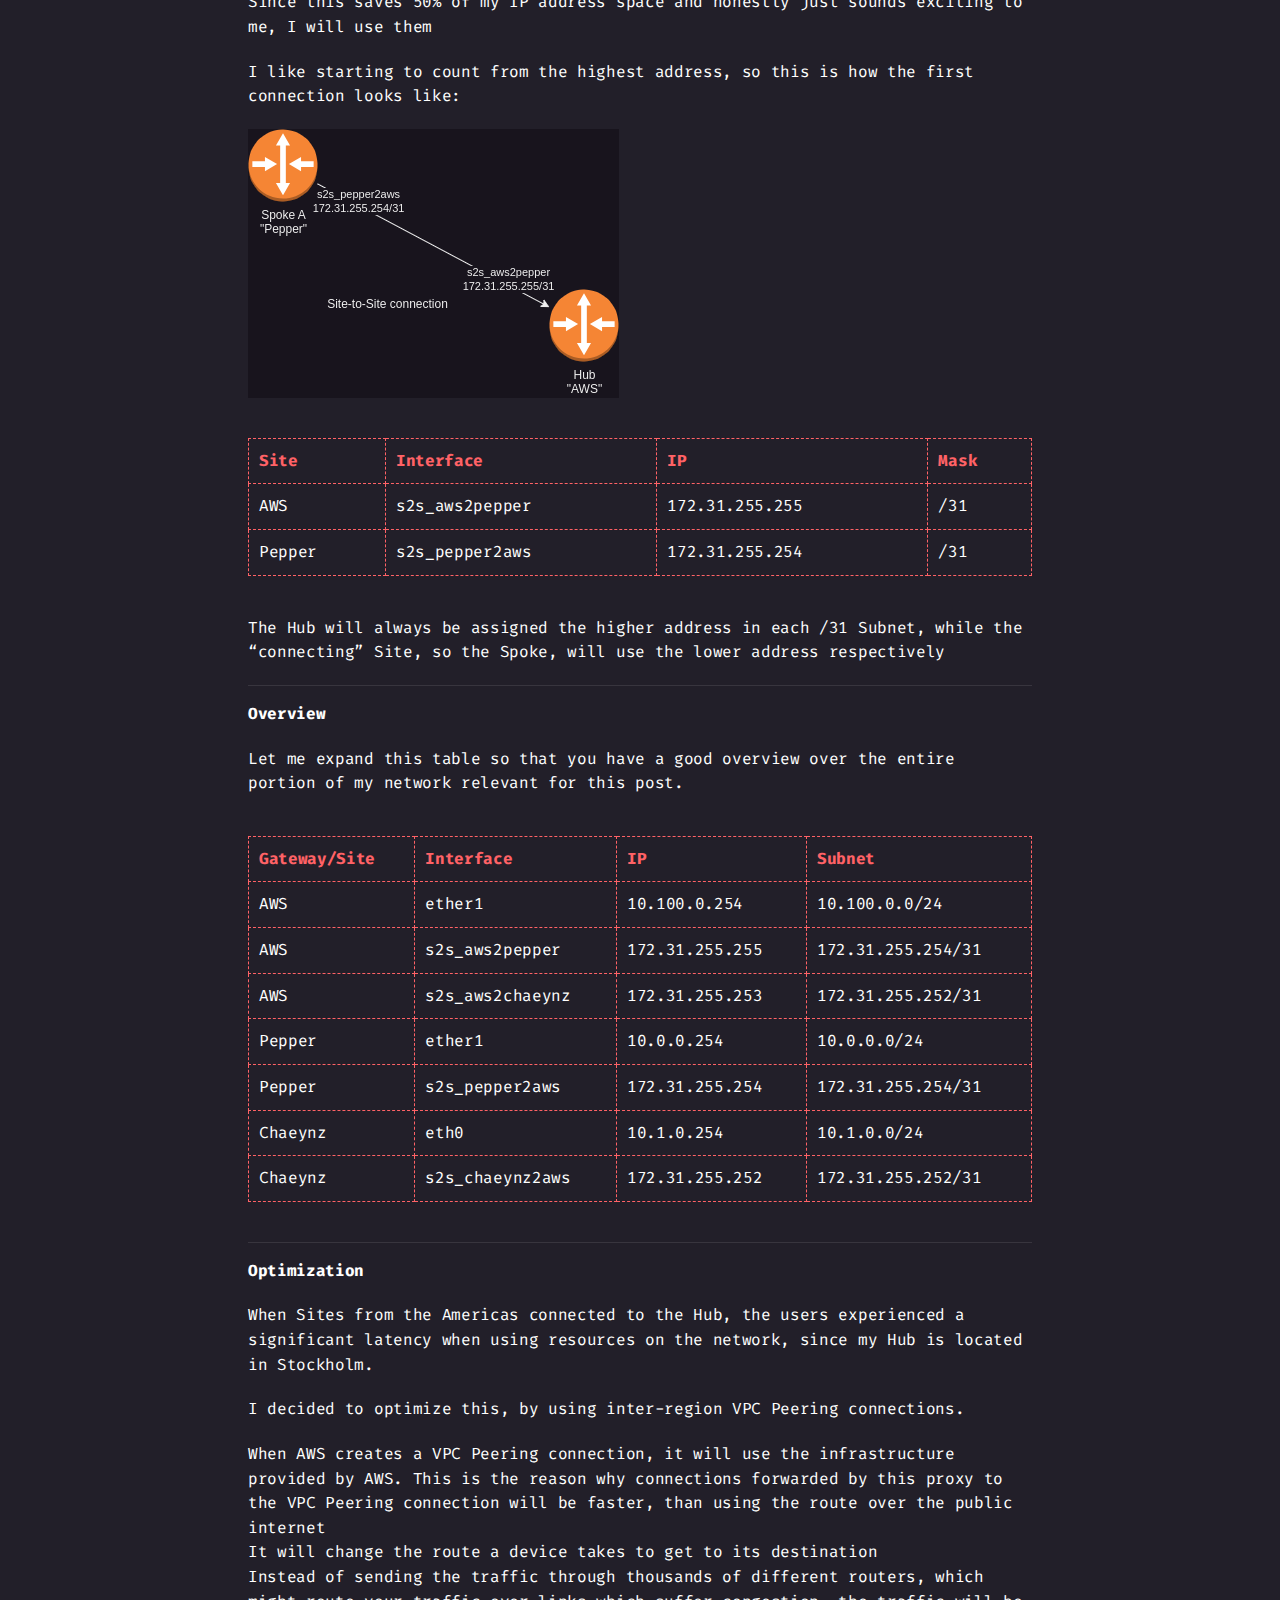
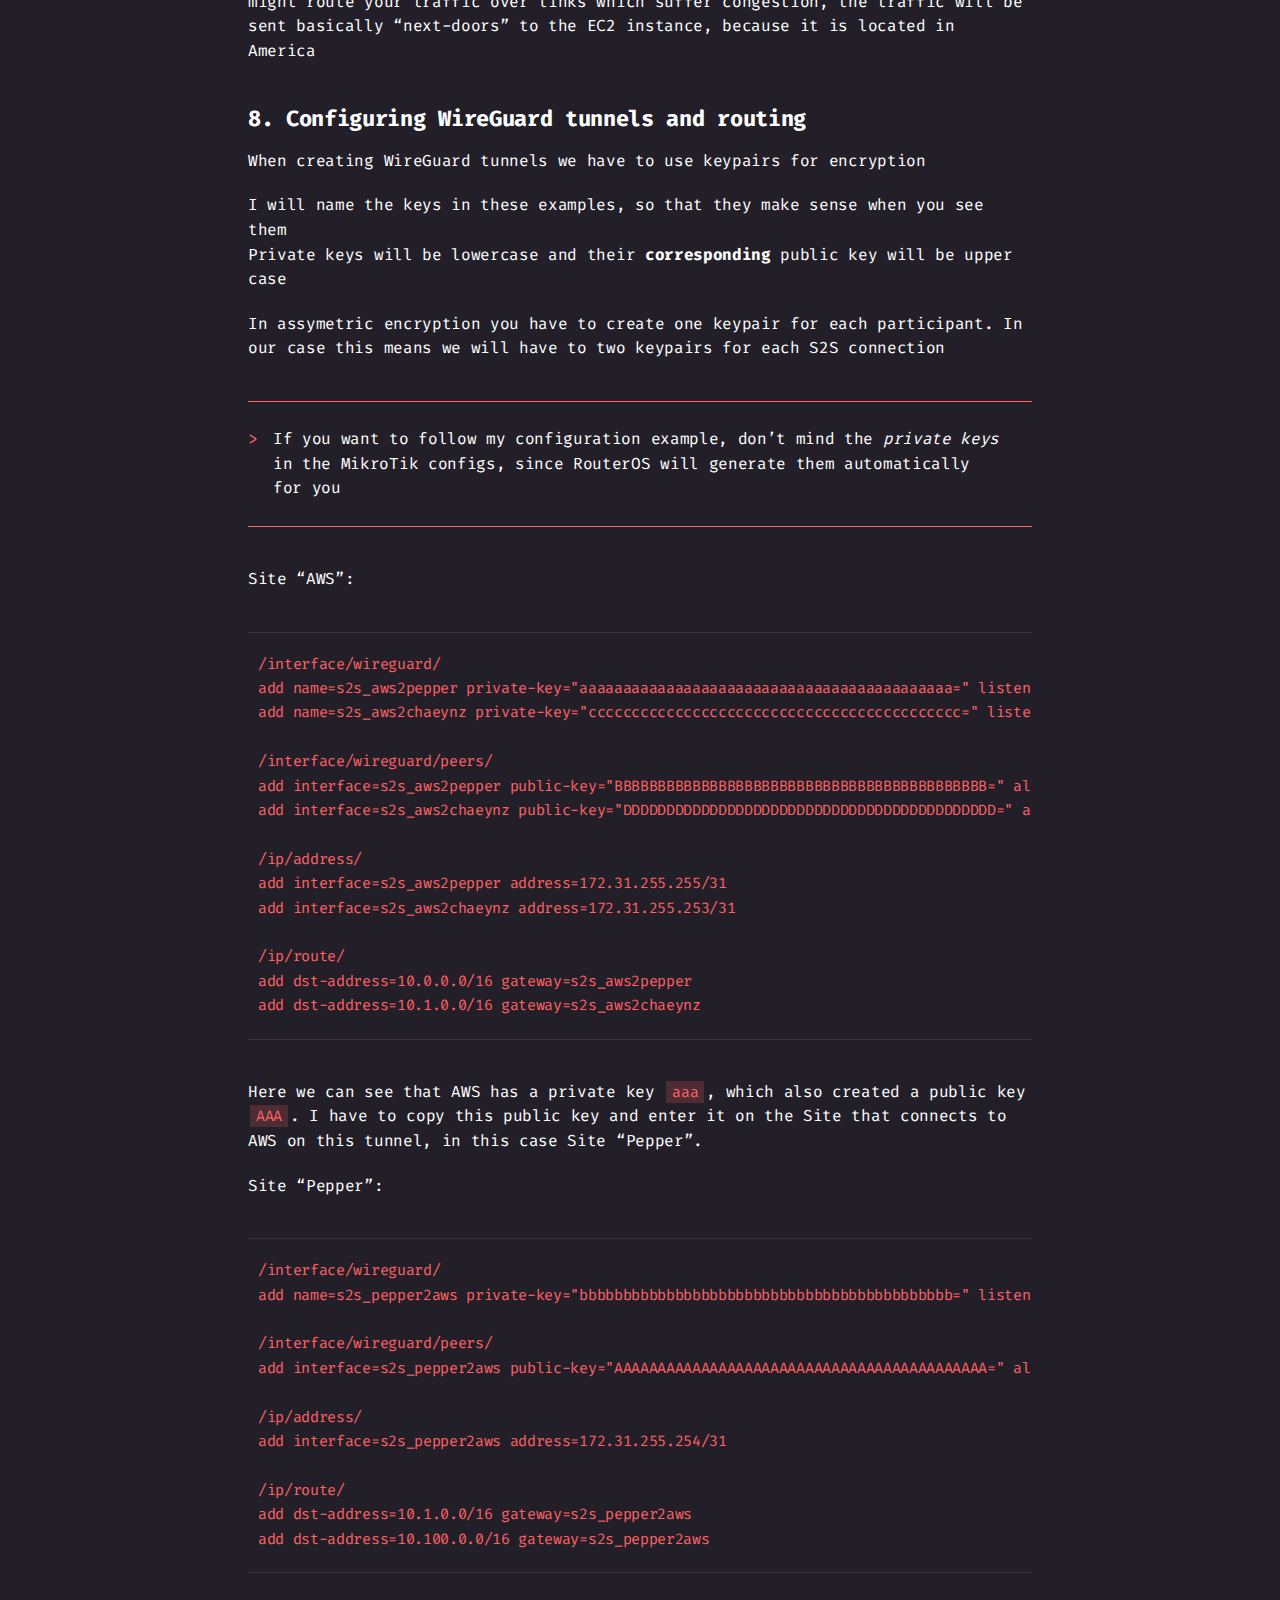
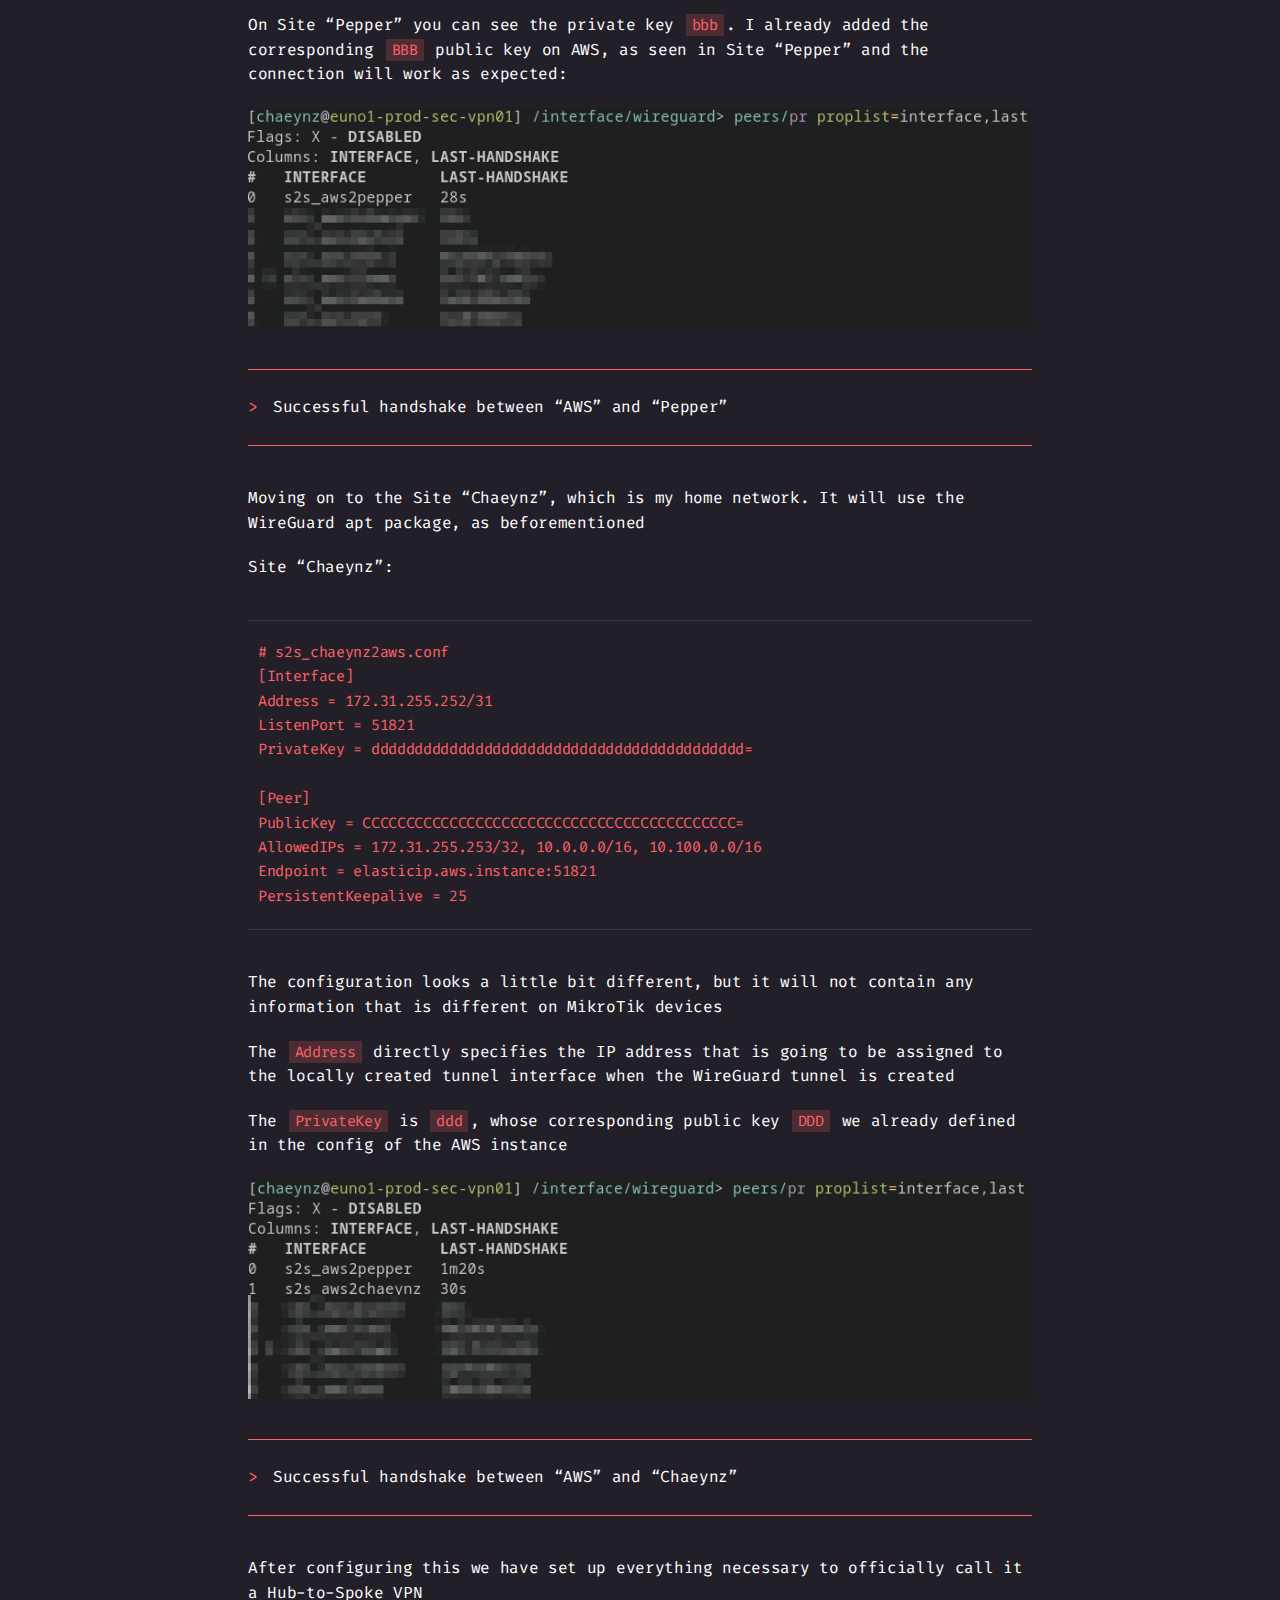
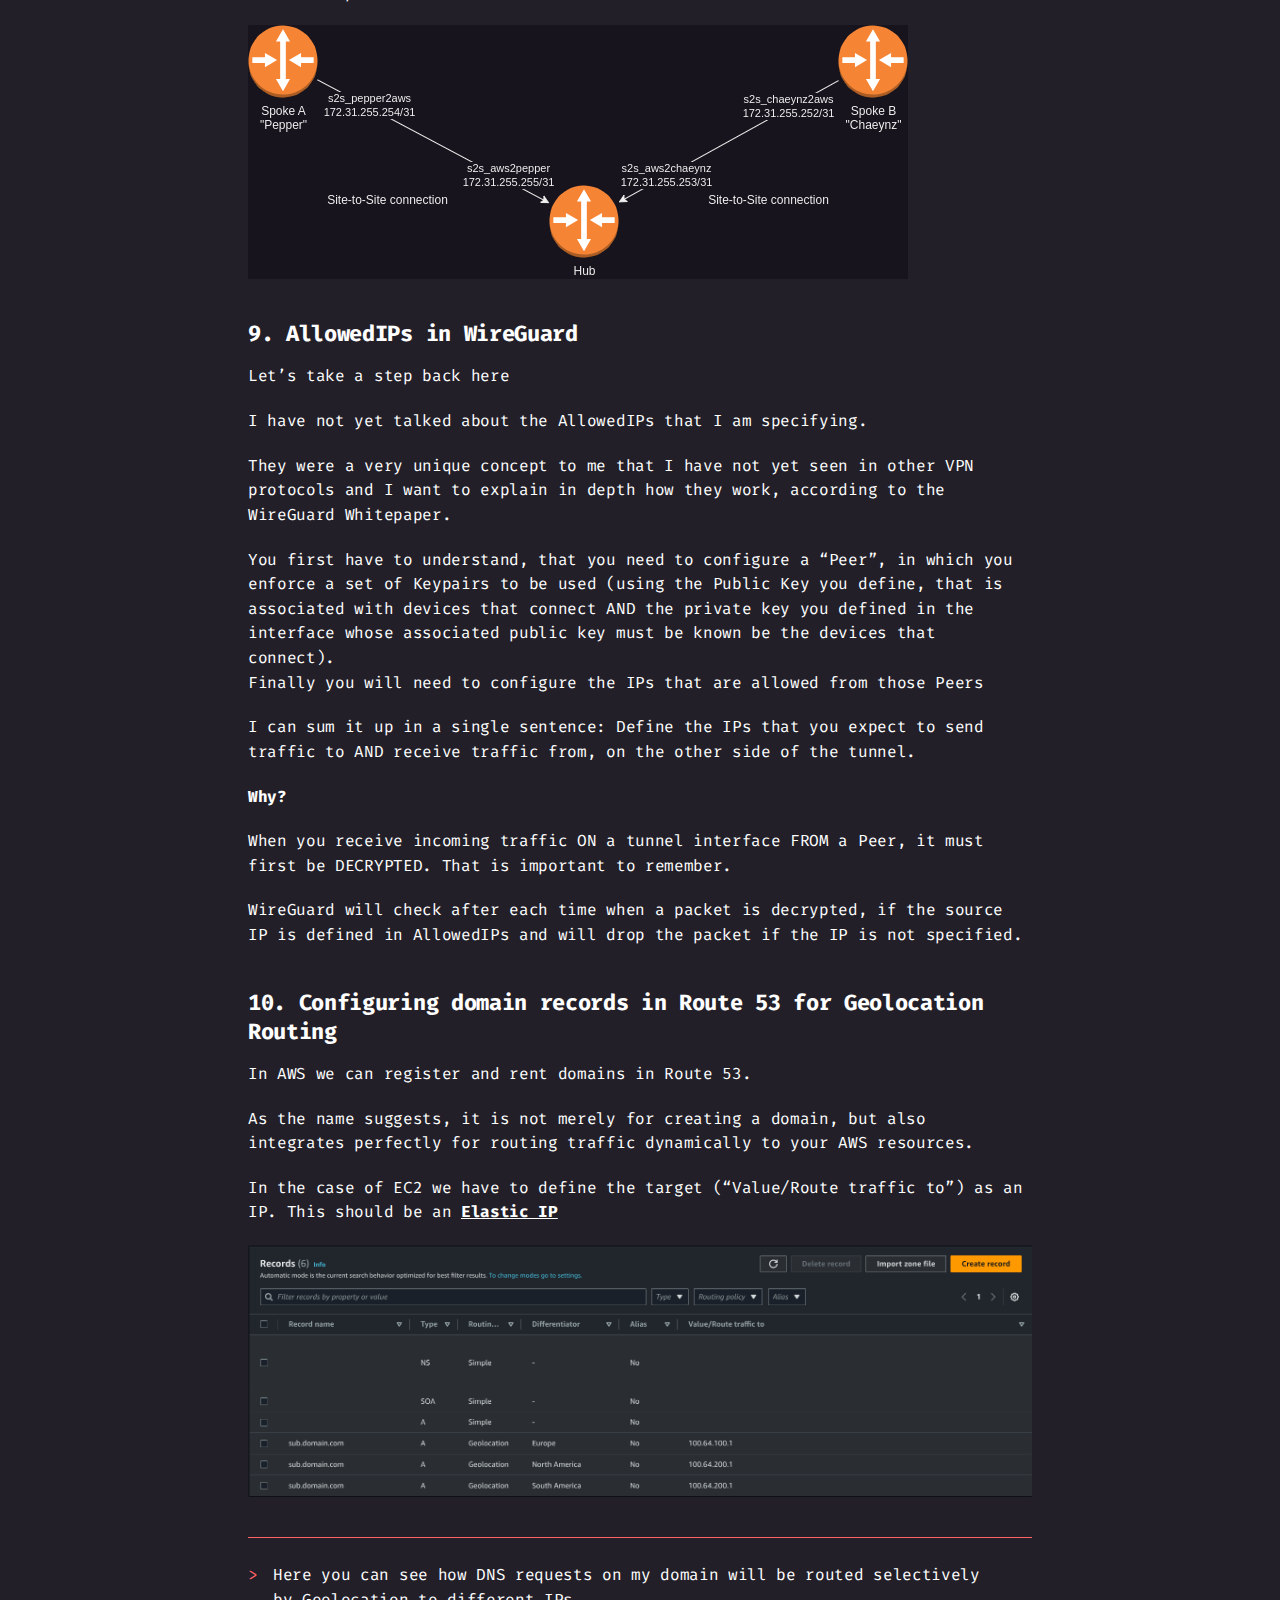
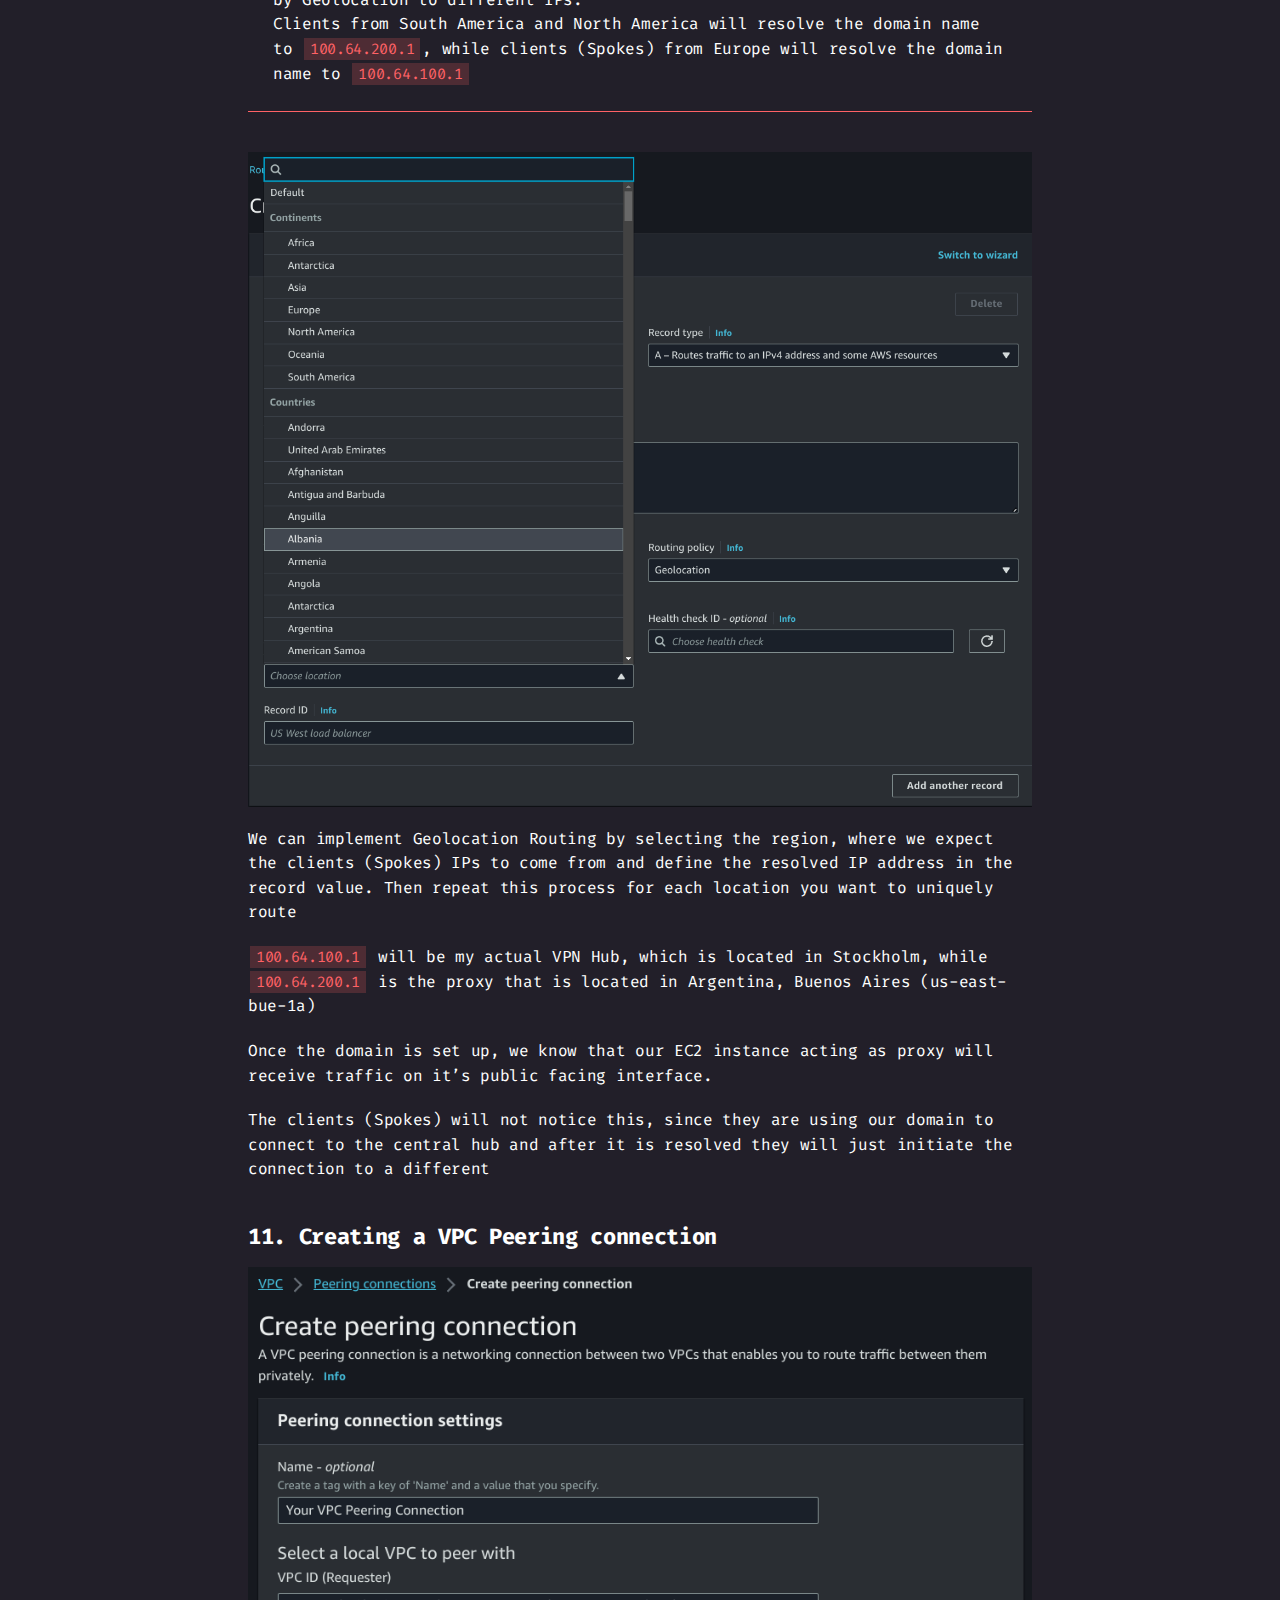
<file: posts/hub-spoke-with-wireguard/index.html>
<!DOCTYPE html>
<html lang="en">
<head>
  
    <title>Building a Hub and Spoke VPN with WireGuard :: </title>
  
  <meta http-equiv="content-type" content="text/html; charset=utf-8">
<meta name="viewport" content="width=device-width, initial-scale=1.0">
<meta name="description" content="&#34;If you don’t use a s2s tunnel between on-prem and cloud, are you really a netsec engineer?&#34;" />
<meta name="keywords" content="" />

  <meta name="robots" content="noodp" />

<link rel="canonical" href="/posts/hub-spoke-with-wireguard/" />






  
  
  
  
  
  <link rel="stylesheet" href="/styles.css">







  <link rel="shortcut icon" href="img/theme-colors/red.png">
  <link rel="apple-touch-icon" href="img/theme-colors/red.png">



<meta name="twitter:card" content="summary" />



<meta property="og:locale" content="en" />
<meta property="og:type" content="article" />
<meta property="og:title" content="Building a Hub and Spoke VPN with WireGuard">
<meta property="og:description" content="&#34;If you don’t use a s2s tunnel between on-prem and cloud, are you really a netsec engineer?&#34;" />
<meta property="og:url" content="/posts/hub-spoke-with-wireguard/" />
<meta property="og:site_name" content="" />

  
    <meta property="og:image" content="img/favicon/red.png">
  

<meta property="og:image:width" content="1200">
<meta property="og:image:height" content="627">


  <meta property="article:published_time" content="2023-12-12 00:21:47 &#43;0200 &#43;0200" />












</head>
<body class="red">


<div class="container center headings--one-size">

  <header class="header">
  <div class="header__inner">
    <div class="header__logo">
      <a href="">
  <div class="logo">
    Terminal
  </div>
</a>

    </div>
    
    
  </div>
  
</header>


  <div class="content">
    
<article class="post">
  <h1 class="post-title">
    <a href="/posts/hub-spoke-with-wireguard/">Building a Hub and Spoke VPN with WireGuard</a>
  </h1>
  <div class="post-meta"><time class="post-date">2023-12-12</time><span class="post-author">chaeynz</span></div>

  
  


  

  <div class="post-content"><div>
        <blockquote>
<p>&ldquo;If you don&rsquo;t use a s2s tunnel between on-prem and cloud, are you really a netsec engineer?&rdquo;</p>
<ul>
<li>CommanderKronos</li>
</ul>
</blockquote>
<h1 id="1-table-of-contents">1. Table of Contents<a href="#1-table-of-contents" class="hanchor" ariaLabel="Anchor">&#8983;</a> </h1>
<ol>
<li><a href="#1-table-of-contents">Table of Contents</a></li>
<li><a href="#2-introduction">Introduction</a></li>
<li><a href="#3-vpn-intro-for-dummies">VPN intro for dummies</a></li>
<li><a href="#4-what-is-a-vpn">What is a VPN?</a></li>
<li><a href="#5-how-does-a-hub-and-spoke-vpn-work">How does a Hub-and-Spoke VPN work?</a></li>
<li><a href="#6-tech-stack">Tech Stack</a></li>
<li><a href="#7-network-design">Network Design</a></li>
<li><a href="#8-configuring-wireguard-tunnels-and-routing">Configuring WireGuard tunnels and routing</a></li>
<li><a href="#9-allowedips-in-wireguard">AllowedIPs in WireGuard</a></li>
<li><a href="#10-configuring-domain-records-in-route-53-for-geolocation-routing">Configuring domain records in Route 53 for Geolocation Routing</a></li>
<li><a href="#11-creating-a-vpc-peering-connection">Creating a VPC Peering Connection</a></li>
<li><a href="#12-configuring-the-proxy">Configuring the Proxy</a></li>
<li><a href="#13-conclusion">Conclusion</a></li>
<li><a href="#14-glossary">Glossary</a></li>
<li><a href="#15-document-history">Document History</a></li>
<li><a href="#16-sources">Sources</a></li>
<li><a href="#17-special-thanks">Special thanks</a></li>
</ol>
<h1 id="2-introduction">2. Introduction<a href="#2-introduction" class="hanchor" ariaLabel="Anchor">&#8983;</a> </h1>
<p>My father has a company, which has a small datacenter<br>
In this datacenter there is a vSphere HCI Cluster</p>
<p>For a long time we were using a jumphost to control machines in this vSphere environment, since my Dad is not focused on networking<br>
I dislike this. TeamViewer is okay if you quickly need to help your grandma, but not as a permanent solution<br>
Therefore I decided that we are going to build a VPN and connect directly with the network of our datacenter instead</p>
<p>This has several advantages:</p>
<ul>
<li>Speed
<ul>
<li>No need to use RDP nested inside of a TeamViewer session</li>
<li>Ability to route over AWS infrastructure through use of AWS VPC-Peering</li>
</ul>
</li>
<li>Flexibility
<ul>
<li>Able to integrate cloud infrastructure with datacenter infrastructure</li>
<li>Communication over any protocol, instead of just a Remote Desktop connection</li>
</ul>
</li>
<li>Security
<ul>
<li>Send traffic to and from cloud resources over encrypted tunnel i.e. Syslog or Netflow to SIEM</li>
</ul>
</li>
</ul>
<p>The idea quickly became reality and now I&rsquo;m routing between several sites all around the globe with my own little AWS instance</p>
<p><img src="/images/hub-spoke-wireguard/disconnected-sites-visualization.png" alt=""></p>
<p>During this article I will elaborate on my journey how I got this Hub-and-spoke VPN running</p>
<p>Specifically I will explain my design choices and technical implementation of the following:</p>
<blockquote>
<ul>
<li><strong>Network design</strong></li>
<li><strong>WireGuard VPN configuration</strong></li>
<li><strong>Geolocation routing with AWS Route 53</strong></li>
<li><strong>Proxying VPN connection over VPC Peering connection</strong></li>
</ul>
</blockquote>
<h1 id="3-vpn-intro-for-dummies">3. VPN intro for dummies<a href="#3-vpn-intro-for-dummies" class="hanchor" ariaLabel="Anchor">&#8983;</a> </h1>
<p>Before I go into further detail on my specific setup, I want to provide an explanation of some VPN concepts, for readers that might not be familiar</p>
<p>Using a VPN doesn&rsquo;t mean, that I installed NordVPN and selected a country</p>
<p>This extremely popular usecase of VPNs is technically just a very small niche in a broad spectrum of possibilities</p>
<hr>
<p>The specific type of VPN that is used with Service Providers like NordVPN is a full-tunnel Client-to-Site VPN</p>
<p>That means I am tunneling <em><strong>all</strong></em> my traffic destined for the internet <em><strong>to</strong></em> the VPN Server hosted by NordVPN</p>
<p>The VPN Server will then forward the traffic to the internet for me, which is why the receiver of this traffic will see that the traffic is originating from a public IP which is owned by NordVPN</p>
<p>This is a basic concept that is used by all VPN Service Providers like MullvadVPN, ProtonVPN, NordVPN, AirVPN, ExpressVPN, CyberGhost VPN and more</p>
<p><strong>But there is much more!</strong></p>
<p>Here is a list possible VPN scenarios:</p>
<table>
<thead>
<tr>
<th>Operation mode</th>
<th>Description</th>
</tr>
</thead>
<tbody>
<tr>
<td>full-tunnel</td>
<td>ALL traffic that your client generates will be sent over the tunnel</td>
</tr>
<tr>
<td>split-tunnel</td>
<td>Choose the networks you want to access through the VPN. Will selectively route traffic with matching destination IP addresses over the tunnel</td>
</tr>
</tbody>
</table>
<table>
<thead>
<tr>
<th>Configuration</th>
<th>Abbreviation</th>
<th>Description</th>
</tr>
</thead>
<tbody>
<tr>
<td>Client-to-Client</td>
<td>C2C</td>
<td>One client connects to one client, without any of both forwarding traffic, while forming a virtual network</td>
</tr>
<tr>
<td>Client-to-Site</td>
<td>C2S</td>
<td>The Site will forward traffic to other clients on its network</td>
</tr>
<tr>
<td>Site-to-Site</td>
<td>S2S</td>
<td>Both networks &ldquo;merge&rdquo; with each other into one large network, because both have forwarding active</td>
</tr>
<tr>
<td>Site-to-Multisite</td>
<td>S2MS</td>
<td>A Site connects to a VPN Server which forwards the traffic to several other Sites in a large network \ <del>I dont respect a difference to Site-to-Site</del></td>
</tr>
</tbody>
</table>
<hr>
<h1 id="4-what-is-a-vpn">4. What is a VPN?<a href="#4-what-is-a-vpn" class="hanchor" ariaLabel="Anchor">&#8983;</a> </h1>
<p>A VPN, in its original form, is a concept to create a <em>virtual network</em>, over a <em>less secure</em> network<br>
This <em>less secure</em> network is often the internet. We don&rsquo;t trust people there!</p>
<p>We use VPN protocols to encapsulate the original IP packet inside of another IP packet, which is meant for the VPN Server. This is known as tunneling</p>
<p><strong>VPNs don&rsquo;t need to be complicated</strong></p>
<p>VPN is just an abstraction, of what happens internally</p>
<hr>
<p>After the tunneling happened, we know that we end up with another network interface, which is a virtual interface that lets us access this <strong>virtual private network</strong></p>
<hr>
<p>You have to understand the different types, operation modes and what makes them unique, but you don&rsquo;t necessarily have to know how IPsec/WireGuard/SSL works internally</p>
<h1 id="5-how-does-a-hub-and-spoke-vpn-work">5. How does a Hub-and-Spoke VPN work?<a href="#5-how-does-a-hub-and-spoke-vpn-work" class="hanchor" ariaLabel="Anchor">&#8983;</a> </h1>
<p>I think that building a Hub-and-spoke VPN makes you understand, how a VPN protocol really works</p>
<p>A Hub-and-Spoke VPN is a VPN topology, where a single device <strong>(Hub)</strong> acts as a router between multiple devices <strong>(Spokes)</strong> that connect to it</p>
<p><img src="/images/hub-spoke-wireguard/example1.png" alt=""></p>
<p>This means, that Spoke A, will be able to access Spoke B, while sending it&rsquo;s traffic to the Hub, which forwards this to Spoke B<br>
Spoke B will then send its response to this traffic to the Hub which forwards the response to Spoke A</p>
<h1 id="6-tech-stack">6. Tech Stack<a href="#6-tech-stack" class="hanchor" ariaLabel="Anchor">&#8983;</a> </h1>
<hr>
<table>
<thead>
<tr>
<th>Site</th>
<th>VPN Device - Hardware</th>
<th>VPN Device - OS</th>
<th>VPN Software</th>
</tr>
</thead>
<tbody>
<tr>
<td>AWS</td>
<td>EC2 Instance t3.micro</td>
<td><a href="https://aws.amazon.com/marketplace/pp/prodview-sf5gn6js6av54">MikroTik CHR</a></td>
<td>MikroTik</td>
</tr>
<tr>
<td>Pepper</td>
<td>VM</td>
<td>MikroTik CHR</td>
<td>MikroTik</td>
</tr>
<tr>
<td>Chaeynz</td>
<td>Raspberry Pi 3B+</td>
<td>Debian 11</td>
<td>APT Package</td>
</tr>
</tbody>
</table>
<blockquote>
<p>Specification of VPN Software</p>
<ul>
<li>MikroTik has it&rsquo;s own proprietary implementation of the WireGuard protocol, in contrast to the APT package, which uses the official implementation</li>
</ul>
</blockquote>
<p>Since I have never worked with MikroTik I had a very nice learning curve during this project</p>
<p>I have decided to set up the VPN Hub in AWS, simply for the flexibility the cloud provides and the possibility for close and easy integration with cloud resources</p>
<p>For this project we decided to use MikroTik RouterOS / CHR, since it is a very affordable product</p>
<p>The only exception is my Site which is currently running a Debian installation on a Raspberry Pi, where the APT package <em>wireguard</em> was installed</p>
<p>The advantage of MikroTik RouterOS is, that it includes an almost Enterprise-ready product, with fine-grained control over all things networking, as well as a decent firewall<br>
The only exception for being Enterprise-ready in my opinion is the lack of HA</p>
<p>Looking back I found the firewall very confusing, but once you dig into it, it will give you fine-grained control over how the state of a connection is accounted for in firewall policies</p>
<p>It works like iptables, in the way that it has input, output and forward chains.<br>
The firewall is stateful, but requires you to create a policy to accept tracked connections</p>
<p>The VPN protocol being used is solely WireGuard</p>
<p>WireGuard is the fastest VPN protocol compared to the most popular ones IPsec and SSL</p>
<p>Since every Spoke supports WireGuard, we decided to use it everywhere</p>
<hr>
<h1 id="7-network-design">7. Network design<a href="#7-network-design" class="hanchor" ariaLabel="Anchor">&#8983;</a> </h1>
<p>Setting up my VPN network was a very interesting journey and it included several different technology concepts</p>
<p>Let&rsquo;s go through my setup step by step</p>
<p><img src="/images/hub-spoke-wireguard/network-design-global.png" alt=""></p>
<p>The Gateways are the devices which are going to be responsible for routing the requests to the network on each Site.</p>
<p>Each of the Sites form a Site-to-Site VPN connection to a central VPN hub which is my EC2 instance located in AWS.</p>
<p>In the middle you can see a Proxy set up in AWS, which is going to be used by Sites from the Americas to connect to the VPN for performance reasons.</p>
<hr>
<p><strong>IP Design</strong></p>
<p>Because I want to isolate each Site-to-Site connection on a network level, I created separate tunnel interfaces and will now define a rather large subnet for use in Point-to-Point connections, utilizing VLSM</p>
<blockquote>
<p>Subnet: 172.31.255.0/24</p>
</blockquote>
<p>This /24 subnet will then be further subnetted into /31 subnets that I use as Point-to-Point connections</p>
<p>The /31 subnet mask has been defined in RFC 3021 for use in Point-to-Point connections.<br>
Since this saves 50% of my IP address space and honestly just sounds exciting to me, I will use them</p>
<p>I like starting to count from the highest address, so this is how the first connection looks like:</p>
<p><img src="/images/hub-spoke-wireguard/example2.png" alt=""></p>
<table>
<thead>
<tr>
<th>Site</th>
<th>Interface</th>
<th>IP</th>
<th>Mask</th>
</tr>
</thead>
<tbody>
<tr>
<td>AWS</td>
<td>s2s_aws2pepper</td>
<td>172.31.255.255</td>
<td>/31</td>
</tr>
<tr>
<td>Pepper</td>
<td>s2s_pepper2aws</td>
<td>172.31.255.254</td>
<td>/31</td>
</tr>
</tbody>
</table>
<p>The Hub will always be assigned the higher address in each /31 Subnet, while the &ldquo;connecting&rdquo; Site, so the Spoke, will use the lower address respectively</p>
<hr>
<p><strong>Overview</strong></p>
<p>Let me expand this table so that you have a good overview over the entire portion of my network relevant for this post.</p>
<table>
<thead>
<tr>
<th>Gateway/Site</th>
<th>Interface</th>
<th>IP</th>
<th>Subnet</th>
</tr>
</thead>
<tbody>
<tr>
<td>AWS</td>
<td>ether1</td>
<td>10.100.0.254</td>
<td>10.100.0.0/24</td>
</tr>
<tr>
<td>AWS</td>
<td>s2s_aws2pepper</td>
<td>172.31.255.255</td>
<td>172.31.255.254/31</td>
</tr>
<tr>
<td>AWS</td>
<td>s2s_aws2chaeynz</td>
<td>172.31.255.253</td>
<td>172.31.255.252/31</td>
</tr>
<tr>
<td>Pepper</td>
<td>ether1</td>
<td>10.0.0.254</td>
<td>10.0.0.0/24</td>
</tr>
<tr>
<td>Pepper</td>
<td>s2s_pepper2aws</td>
<td>172.31.255.254</td>
<td>172.31.255.254/31</td>
</tr>
<tr>
<td>Chaeynz</td>
<td>eth0</td>
<td>10.1.0.254</td>
<td>10.1.0.0/24</td>
</tr>
<tr>
<td>Chaeynz</td>
<td>s2s_chaeynz2aws</td>
<td>172.31.255.252</td>
<td>172.31.255.252/31</td>
</tr>
</tbody>
</table>
<hr>
<p><strong>Optimization</strong></p>
<p>When Sites from the Americas connected to the Hub, the users experienced a significant latency when using resources on the network, since my Hub is located in Stockholm.</p>
<p>I decided to optimize this, by using inter-region VPC Peering connections.</p>
<p>When AWS creates a VPC Peering connection, it will use the infrastructure provided by AWS. This is the reason why connections forwarded by this proxy to the VPC Peering connection will be faster, than using the route over the public internet<br>
It will change the route a device takes to get to its destination<br>
Instead of sending the traffic through thousands of different routers, which might route your traffic over links which suffer congestion, the traffic will be sent basically &ldquo;next-doors&rdquo; to the EC2 instance, because it is located in America</p>
<h1 id="8-configuring-wireguard-tunnels-and-routing">8. Configuring WireGuard tunnels and routing<a href="#8-configuring-wireguard-tunnels-and-routing" class="hanchor" ariaLabel="Anchor">&#8983;</a> </h1>
<p>When creating WireGuard tunnels we have to use keypairs for encryption</p>
<p>I will name the keys in these examples, so that they make sense when you see them<br>
Private keys will be lowercase and their <strong>corresponding</strong> public key will be upper case</p>
<p>In assymetric encryption you have to create one keypair for each participant. In our case this means we will have to two keypairs for each S2S connection</p>
<blockquote>
<p>If you want to follow my configuration example, don&rsquo;t mind the <em>private keys</em> in the MikroTik configs, since RouterOS will generate them automatically for you</p>
</blockquote>
<p>Site &ldquo;AWS&rdquo;:</p>
<pre tabindex="0"><code>/interface/wireguard/
add name=s2s_aws2pepper private-key=&#34;aaaaaaaaaaaaaaaaaaaaaaaaaaaaaaaaaaaaaaaaaaa=&#34; listen-port=51820
add name=s2s_aws2chaeynz private-key=&#34;ccccccccccccccccccccccccccccccccccccccccccc=&#34; listen-port=51821

/interface/wireguard/peers/
add interface=s2s_aws2pepper public-key=&#34;BBBBBBBBBBBBBBBBBBBBBBBBBBBBBBBBBBBBBBBBBBB=&#34; allowed-address=172.31.255.254/32,10.0.0.0/16 endpoint-port=51820 persistent-keepalive=25s
add interface=s2s_aws2chaeynz public-key=&#34;DDDDDDDDDDDDDDDDDDDDDDDDDDDDDDDDDDDDDDDDDDD=&#34; allowed-address=172.31.255.252/32,10.1.0.0/16 endpoint-port=51821 persistent-keepalive=25s

/ip/address/
add interface=s2s_aws2pepper address=172.31.255.255/31
add interface=s2s_aws2chaeynz address=172.31.255.253/31

/ip/route/
add dst-address=10.0.0.0/16 gateway=s2s_aws2pepper
add dst-address=10.1.0.0/16 gateway=s2s_aws2chaeynz
</code></pre><p>Here we can see that AWS has a private key <code>aaa</code>, which also created a public key <code>AAA</code>. I have to copy this public key and enter it on the Site that connects to AWS on this tunnel, in this case Site &ldquo;Pepper&rdquo;.</p>
<p>Site &ldquo;Pepper&rdquo;:</p>
<pre tabindex="0"><code>/interface/wireguard/
add name=s2s_pepper2aws private-key=&#34;bbbbbbbbbbbbbbbbbbbbbbbbbbbbbbbbbbbbbbbbbbb=&#34; listen-port=51820

/interface/wireguard/peers/
add interface=s2s_pepper2aws public-key=&#34;AAAAAAAAAAAAAAAAAAAAAAAAAAAAAAAAAAAAAAAAAAA=&#34; allowed-address=172.31.255.255/32,10.100.0.0/16,10.1.0.0/16 endpoint-address=elasticip.aws.instance endpoint-port=51820

/ip/address/
add interface=s2s_pepper2aws address=172.31.255.254/31

/ip/route/
add dst-address=10.1.0.0/16 gateway=s2s_pepper2aws
add dst-address=10.100.0.0/16 gateway=s2s_pepper2aws
</code></pre><p>On Site &ldquo;Pepper&rdquo; you can see the private key <code>bbb</code>. I already added the corresponding <code>BBB</code> public key on AWS, as seen in Site &ldquo;Pepper&rdquo; and the connection will work as expected:</p>
<p><img src="/images/hub-spoke-wireguard/cli-success1.png" alt=""></p>
<blockquote>
<p>Successful handshake between &ldquo;AWS&rdquo; and &ldquo;Pepper&rdquo;</p>
</blockquote>
<p>Moving on to the Site &ldquo;Chaeynz&rdquo;, which is my home network. It will use the WireGuard apt package, as beforementioned</p>
<p>Site &ldquo;Chaeynz&rdquo;:</p>
<pre tabindex="0"><code># s2s_chaeynz2aws.conf
[Interface]
Address = 172.31.255.252/31
ListenPort = 51821
PrivateKey = ddddddddddddddddddddddddddddddddddddddddddd=

[Peer]
PublicKey = CCCCCCCCCCCCCCCCCCCCCCCCCCCCCCCCCCCCCCCCCCC=
AllowedIPs = 172.31.255.253/32, 10.0.0.0/16, 10.100.0.0/16
Endpoint = elasticip.aws.instance:51821
PersistentKeepalive = 25
</code></pre><p>The configuration looks a little bit different, but it will not contain any information that is different on MikroTik devices</p>
<p>The <code>Address</code> directly specifies the IP address that is going to be assigned to the locally created tunnel interface when the WireGuard tunnel is created</p>
<p>The <code>PrivateKey</code> is <code>ddd</code>, whose corresponding public key <code>DDD</code> we already defined in the config of the AWS instance</p>
<p><img src="/images/hub-spoke-wireguard/cli-success2.png" alt=""></p>
<blockquote>
<p>Successful handshake between “AWS” and &ldquo;Chaeynz”</p>
</blockquote>
<p>After configuring this we have set up everything necessary to officially call it a Hub-to-Spoke VPN</p>
<p><img src="/images/hub-spoke-wireguard/example3.png" alt=""></p>
<h1 id="9-allowedips-in-wireguard">9. AllowedIPs in WireGuard<a href="#9-allowedips-in-wireguard" class="hanchor" ariaLabel="Anchor">&#8983;</a> </h1>
<p>Let&rsquo;s take a step back here</p>
<p>I have not yet talked about the AllowedIPs that I am specifying.</p>
<p>They were a very unique concept to me that I have not yet seen in other VPN protocols and I want to explain in depth how they work, according to the WireGuard Whitepaper.</p>
<p>You first have to understand, that you need to configure a &ldquo;Peer&rdquo;, in which you enforce a set of Keypairs to be used (using the Public Key you define, that is associated with devices that connect AND the private key you defined in the interface whose associated public key must be known be the devices that connect).<br>
Finally you will need to configure the IPs that are allowed from those Peers</p>
<p>I can sum it up in a single sentence: Define the IPs that you expect to send traffic to AND receive traffic from, on the other side of the tunnel.</p>
<p><strong>Why?</strong></p>
<p>When you receive incoming traffic ON a tunnel interface FROM a Peer, it must first be DECRYPTED. That is important to remember.</p>
<p>WireGuard will check after each time when a packet is decrypted, if the source IP is defined in AllowedIPs and will drop the packet if the IP is not specified.</p>
<h1 id="10-configuring-domain-records-in-route-53-for-geolocation-routing">10. Configuring domain records in Route 53 for Geolocation Routing<a href="#10-configuring-domain-records-in-route-53-for-geolocation-routing" class="hanchor" ariaLabel="Anchor">&#8983;</a> </h1>
<p>In AWS we can register and rent domains in Route 53.</p>
<p>As the name suggests, it is not merely for creating a domain, but also integrates perfectly for routing traffic dynamically to your AWS resources.</p>
<p>In the case of EC2 we have to define the target (&ldquo;Value/Route traffic to&rdquo;) as an IP. This should be an <strong><a href="https://docs.aws.amazon.com/AWSEC2/latest/UserGuide/elastic-ip-addresses-eip.html">Elastic IP</a></strong></p>
<p><img src="/images/hub-spoke-wireguard/aws-r53-records.png" alt=""></p>
<blockquote>
<p>Here you can see how DNS requests on my domain will be routed selectively by Geolocation to different IPs.<br>
Clients from South America and North America will resolve the domain name to <code>100.64.200.1</code>, while clients (Spokes) from Europe will resolve the domain name to <code>100.64.100.1</code></p>
</blockquote>
<p><img src="/images/hub-spoke-wireguard/aws-r53-create.png" alt=""></p>
<p>We can implement Geolocation Routing by selecting the region, where we expect the clients (Spokes) IPs to come from and define the resolved IP address in the record value. Then repeat this process for each location you want to uniquely route</p>
<p><code>100.64.100.1</code> will be my actual VPN Hub, which is located in Stockholm, while <code>100.64.200.1</code> is the proxy that is located in Argentina, Buenos Aires (us-east-bue-1a)</p>
<p>Once the domain is set up, we know that our EC2 instance acting as proxy will receive traffic on it&rsquo;s public facing interface.</p>
<p>The clients (Spokes) will not notice this, since they are using our domain to connect to the central hub and after it is resolved they will just initiate the connection to a different</p>
<h1 id="11-creating-a-vpc-peering-connection">11. Creating a VPC Peering connection<a href="#11-creating-a-vpc-peering-connection" class="hanchor" ariaLabel="Anchor">&#8983;</a> </h1>
<p><img src="/images/hub-spoke-wireguard/aws-vpc-peering.png" alt=""></p>
<p>This is fairly easy. You have to request a VPC Peering connection from one VPC to the other VPC, by specifying the VPC ID</p>
<p>Notice the &ldquo;Another Region&rdquo; radio button</p>
<p>From the &ldquo;Accepter&rdquo; VPC, you will have to accept the request and you&rsquo;re done</p>
<h1 id="12-configuring-the-proxy">12. Configuring the proxy<a href="#12-configuring-the-proxy" class="hanchor" ariaLabel="Anchor">&#8983;</a> </h1>
<p>As proxy software I used ad hoc <code>socat</code>. It perfectly suits the job, since I have to manage two bidirectional bytestreams, from the client (Spoke) to the proxy and from the proxy to the VPN Hub</p>
<p>This can be achieved in socat by specifying a <em>listener</em> and a <em>fork</em></p>
<pre tabindex="0"><code>socat UDP4-LISTEN:51820,fork UDP4:10.100.0.254:51820
</code></pre><p>Socat will now forward incoming UDP traffic on port 51820 to the VPN Server over the VPC Peering connection</p>
<p>Amazingly enough this decreased the latency of a user based in South America from <code>220ms</code> to <code>120ms</code></p>
<p>Keep in mind: The Hub is based in Stockholm!</p>
<h1 id="13-conclusion">13. Conclusion<a href="#13-conclusion" class="hanchor" ariaLabel="Anchor">&#8983;</a> </h1>
<p>WireGuard is a lovely VPN protocol which provides you with enterprise-grade security at exceptional speeds</p>
<p>About my subnetting decisions I need to mention, that using /31 is definetely not the only way to go and I would not recommend it in every environment, since this might cause troubles</p>
<p>Specifically with MikroTik I have noticed that their bandwidth-test tool does not work as intended and I had to manually configure routes with preferred source IPs to get the tool bind to a different IP address</p>
<p>Optimizing the network performance through the use of a VPC Peering connection was an idea that just came to my mind</p>
<p>I talked with p3nnyW about it, showed it on a DrawIO diagram and we agreed that this will most probably work. After configuring it, I was amazed by the results</p>
<p>Other than that I found MikroTik very interesting to work with<br>
MikroTik RouterOS is based on linux and I felt very much at home when using the CLI<br>
Comparably the use of commands through autocompletion also felt like my experience with Cisco devices</p>
<p>I would highly recommend checking MikroTik out</p>
<h1 id="14-glossary">14. Glossary<a href="#14-glossary" class="hanchor" ariaLabel="Anchor">&#8983;</a> </h1>
<table>
<thead>
<tr>
<th>Term</th>
<th>Definition</th>
</tr>
</thead>
<tbody>
<tr>
<td>RouterOS</td>
<td>MikroTik&rsquo;s OS for Routers</td>
</tr>
<tr>
<td>VM</td>
<td>Virtual Machine</td>
</tr>
<tr>
<td>CHR</td>
<td>MikroTik Cloud Hosted Router, a version of RouterOS refined for deployments in VMs</td>
</tr>
<tr>
<td>AWS</td>
<td>Amazon Web Services</td>
</tr>
<tr>
<td>EC2</td>
<td>Elastic Compute Cloud - AWS service for hosting cloud resources</td>
</tr>
<tr>
<td>VPC</td>
<td>Virtual Private Cloud - A secure, isolated private cloud hosted within a public cloud, also the exact name for the AWS service to deploy VPCs <del>(which is rare for AWS)</del></td>
</tr>
<tr>
<td>VPC Peering</td>
<td>Connect two different VPCs without an extra hop</td>
</tr>
<tr>
<td>IGW</td>
<td>Internet Gateway in an AWS VPC</td>
</tr>
<tr>
<td>Route 53</td>
<td>DNS service for renting and managing domains on AWS</td>
</tr>
<tr>
<td>SIEM</td>
<td>Centralized security information and event management</td>
</tr>
<tr>
<td>VLSM</td>
<td>Variable Length Subnet Mask</td>
</tr>
</tbody>
</table>
<h1 id="15-document-history">15. Document History:<a href="#15-document-history" class="hanchor" ariaLabel="Anchor">&#8983;</a> </h1>
<table>
<thead>
<tr>
<th>Date</th>
<th>Version</th>
<th>Public?</th>
<th>Comment</th>
</tr>
</thead>
<tbody>
<tr>
<td>2023-11-07</td>
<td>v1</td>
<td>No</td>
<td></td>
</tr>
<tr>
<td>2023-12-09</td>
<td>v2</td>
<td>Yes</td>
<td>Release</td>
</tr>
</tbody>
</table>
<h1 id="16-sources">16. Sources:<a href="#16-sources" class="hanchor" ariaLabel="Anchor">&#8983;</a> </h1>
<ul>
<li><a href="https://docs.netgate.com/pfsense/en/latest/recipes/wireguard-s2ms.html">https://docs.netgate.com/pfsense/en/latest/recipes/wireguard-s2ms.html</a></li>
<li><a href="https://aws.amazon.com/blogs/aws/new-almost-inter-region-vpc-peering/">https://aws.amazon.com/blogs/aws/new-almost-inter-region-vpc-peering/</a></li>
<li><a href="https://datatracker.ietf.org/doc/html/rfc3021">https://datatracker.ietf.org/doc/html/rfc3021</a></li>
<li><a href="https://www.wireguard.com/papers/wireguard.pdf">https://www.wireguard.com/papers/wireguard.pdf</a></li>
<li><a href="https://docs.aws.amazon.com/AWSEC2/latest/UserGuide/elastic-ip-addresses-eip.html">https://docs.aws.amazon.com/AWSEC2/latest/UserGuide/elastic-ip-addresses-eip.html</a></li>
<li><a href="https://help.mikrotik.com/docs/display/ROS/WireGuard">https://help.mikrotik.com/docs/display/ROS/WireGuard</a></li>
<li><a href="https://help.mikrotik.com/docs/display/ROS/Basic+Concepts">https://help.mikrotik.com/docs/display/ROS/Basic+Concepts</a></li>
</ul>
<h1 id="17-special-thanks">17. Special thanks:<a href="#17-special-thanks" class="hanchor" ariaLabel="Anchor">&#8983;</a> </h1>
<blockquote>
<ul>
<li>lordkitsuna | grep &lsquo;Feedback &amp; Troubleshooting&rsquo;</li>
<li>CommanderKronos | grep &lsquo;Feedback&rsquo;</li>
<li>p3nnyW | grep &lsquo;Feedback&rdquo;</li>
<li>Keo | grep &lsquo;Feedback&rsquo;</li>
<li>bat | grep &lsquo;QXF1YV9zYWx1dGVfRkI=&rsquo;</li>
<li>Tati | grep &lsquo;Mate&rsquo;</li>
<li>pylee | grep '&rsquo;</li>
</ul>
</blockquote>
<p>@TeamViewer no front btw</p>
<p>EOF</p>

      </div></div>

  
    
<div class="pagination">
    <div class="pagination__title">
        <span class="pagination__title-h"></span>
        <hr />
    </div>
    <div class="pagination__buttons">
        
        <span class="button previous">
            <a href="/posts/full-tunnel-with-mullvad-vpn/">
                <span class="button__icon">←</span>
                <span class="button__text">Exploring full-tunnel VPN with the Mullvad Client</span>
            </a>
        </span>
        
        
        <span class="button next">
            <a href="/posts/marianas-web/">
                <span class="button__text">Marianas Web</span>
                <span class="button__icon">→</span>
            </a>
        </span>
        
    </div>
</div>

  

  
    

  
</article>

  </div>

  
    <footer class="footer">
  <div class="footer__inner">
    
      <div class="copyright">
        <span>© 2024 Powered by <a href="https://gohugo.io">Hugo</a></span>
    
      <span>:: <a href="https://github.com/panr/hugo-theme-terminal" target="_blank">Theme</a> made by <a href="https://github.com/panr" target="_blank">panr</a></span>
      </div>
  </div>
</footer>






<script type="text/javascript" src="/bundle.min.js"></script>





  
</div>

</body>
</html>
</file>
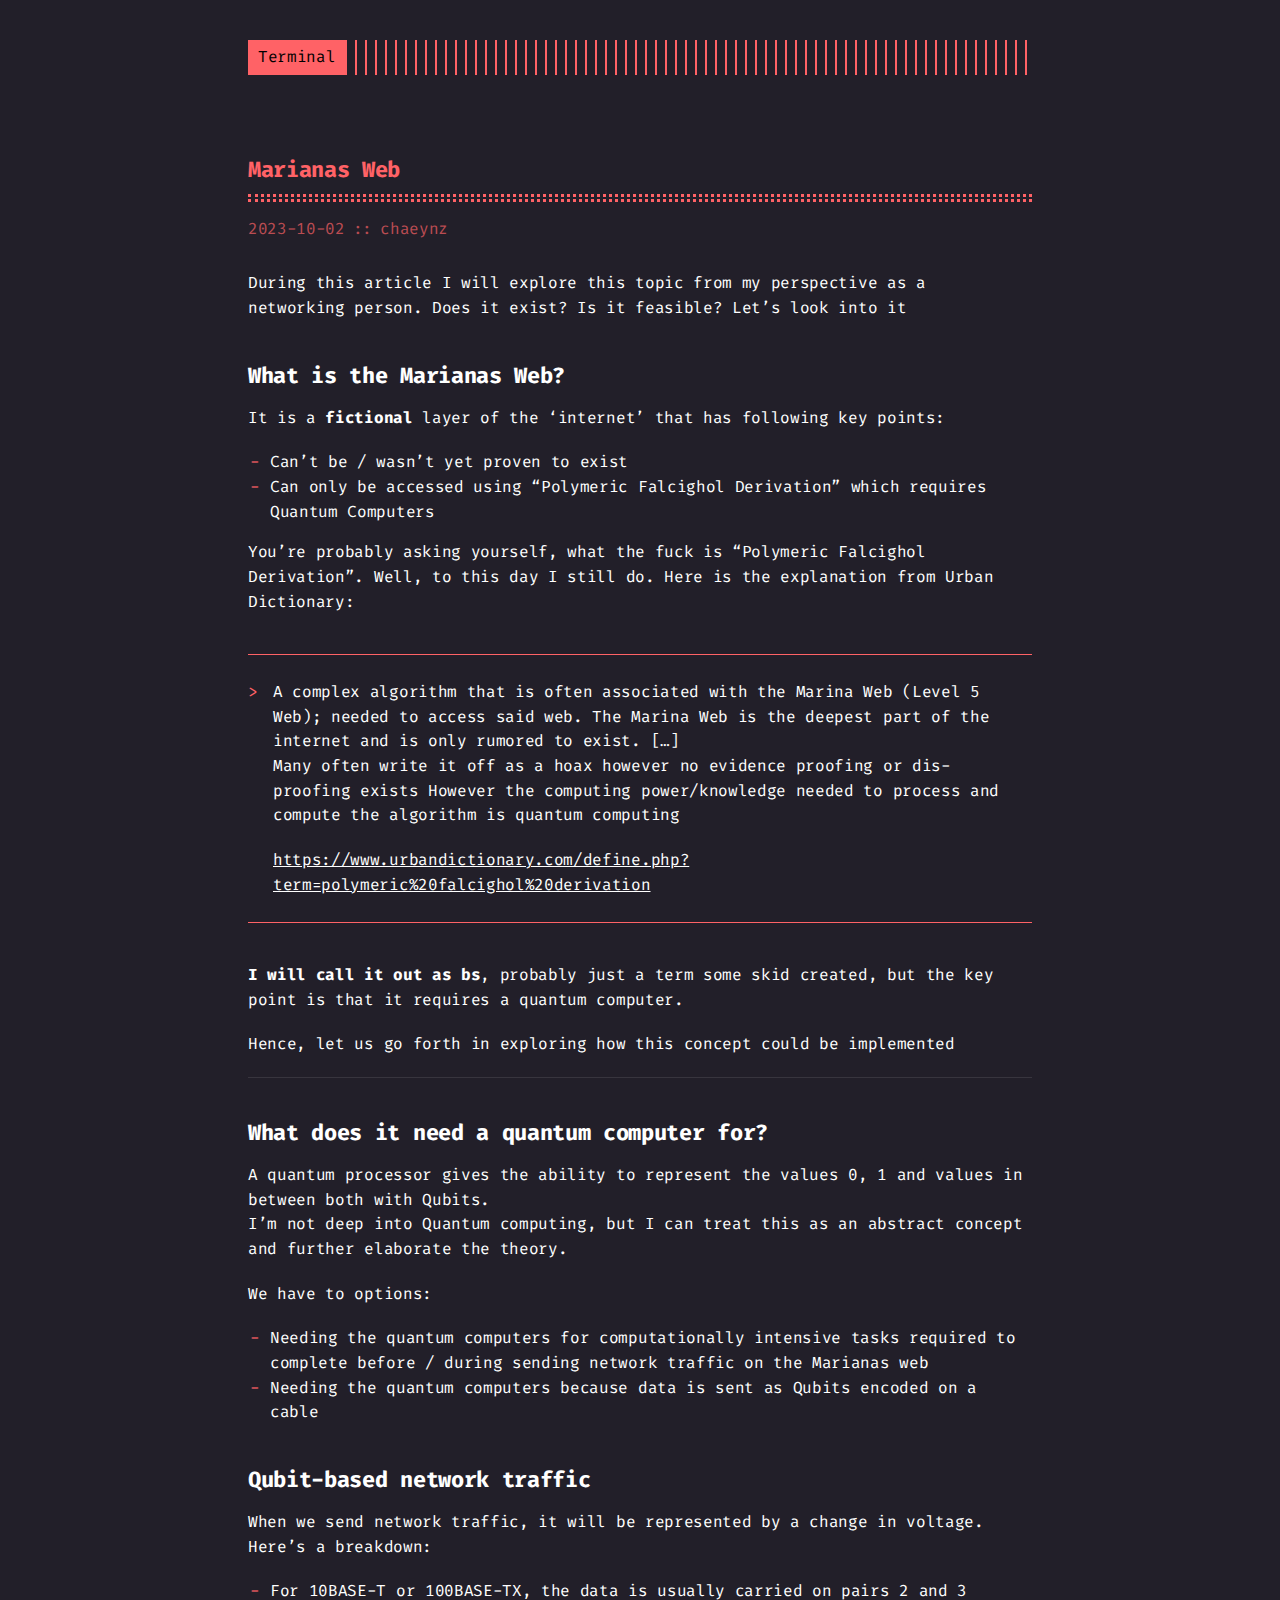
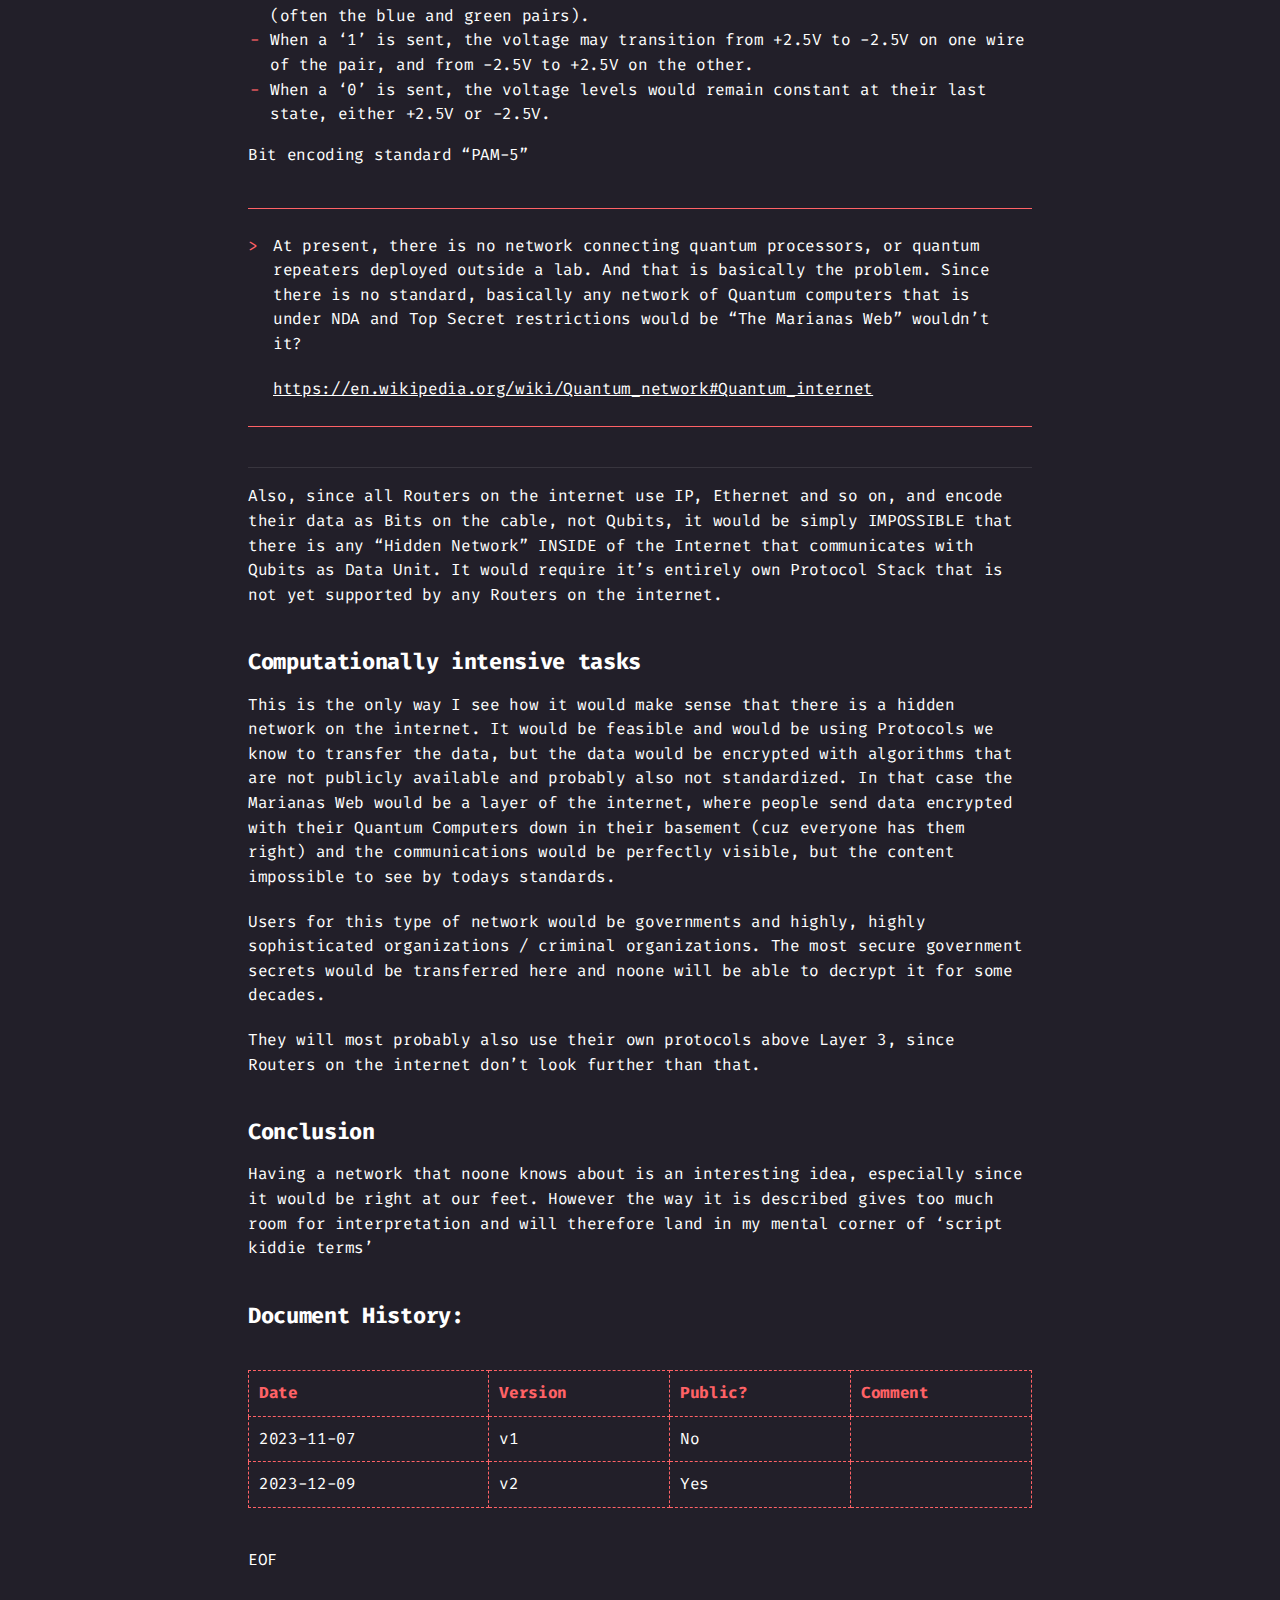
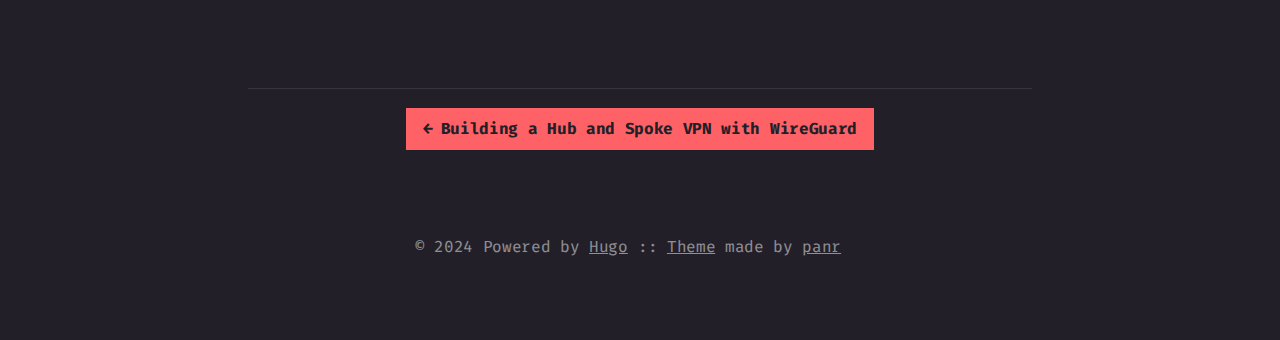
<file: posts/marianas-web/index.html>
<!DOCTYPE html>
<html lang="en">
<head>
  
    <title>Marianas Web :: </title>
  
  <meta http-equiv="content-type" content="text/html; charset=utf-8">
<meta name="viewport" content="width=device-width, initial-scale=1.0">
<meta name="description" content="The myth of a network, deeper than the Darknet" />
<meta name="keywords" content="" />

  <meta name="robots" content="noodp" />

<link rel="canonical" href="/posts/marianas-web/" />






  
  
  
  
  
  <link rel="stylesheet" href="/styles.css">







  <link rel="shortcut icon" href="img/theme-colors/red.png">
  <link rel="apple-touch-icon" href="img/theme-colors/red.png">



<meta name="twitter:card" content="summary" />



<meta property="og:locale" content="en" />
<meta property="og:type" content="article" />
<meta property="og:title" content="Marianas Web">
<meta property="og:description" content="The myth of a network, deeper than the Darknet" />
<meta property="og:url" content="/posts/marianas-web/" />
<meta property="og:site_name" content="" />

  
    <meta property="og:image" content="img/favicon/red.png">
  

<meta property="og:image:width" content="1200">
<meta property="og:image:height" content="627">


  <meta property="article:published_time" content="2023-10-02 00:23:54 &#43;0200 CEST" />












</head>
<body class="red">


<div class="container center headings--one-size">

  <header class="header">
  <div class="header__inner">
    <div class="header__logo">
      <a href="">
  <div class="logo">
    Terminal
  </div>
</a>

    </div>
    
    
  </div>
  
</header>


  <div class="content">
    
<article class="post">
  <h1 class="post-title">
    <a href="/posts/marianas-web/">Marianas Web</a>
  </h1>
  <div class="post-meta"><time class="post-date">2023-10-02</time><span class="post-author">chaeynz</span></div>

  
  


  

  <div class="post-content"><div>
        <p>During this article I will explore this topic from my perspective as a networking person.
Does it exist? Is it feasible? Let&rsquo;s look into it</p>
<h1 id="what-is-the-marianas-web">What is the Marianas Web?<a href="#what-is-the-marianas-web" class="hanchor" ariaLabel="Anchor">&#8983;</a> </h1>
<p>It is a <strong>fictional</strong> layer of the &lsquo;internet&rsquo; that has following key points:</p>
<ul>
<li>Can&rsquo;t be / wasn&rsquo;t yet proven to exist</li>
<li>Can only be accessed using &ldquo;Polymeric Falcighol Derivation&rdquo; which requires Quantum Computers</li>
</ul>
<p>You&rsquo;re probably asking yourself, what the fuck is &ldquo;Polymeric Falcighol Derivation&rdquo;.
Well, to this day I still do. Here is the explanation from Urban Dictionary:</p>
<blockquote>
<p>A complex algorithm that is often associated with the Marina Web (Level 5 Web); needed to access said web. The Marina Web is the deepest part of the internet and is only rumored to exist. [&hellip;]<br>
Many often write it off as a hoax however no evidence proofing or dis-proofing exists
However the computing power/knowledge needed to process and compute the algorithm is quantum computing</p>
<p><a href="https://www.urbandictionary.com/define.php?term=polymeric%20falcighol%20derivation">https://www.urbandictionary.com/define.php?term=polymeric%20falcighol%20derivation</a></p>
</blockquote>
<p><strong>I will call it out as bs</strong>, probably just a term some skid created, but the key point is that it requires a quantum computer.</p>
<p>Hence, let us go forth in exploring how this concept could be implemented</p>
<hr>
<h1 id="what-does-it-need-a-quantum-computer-for">What does it need a quantum computer for?<a href="#what-does-it-need-a-quantum-computer-for" class="hanchor" ariaLabel="Anchor">&#8983;</a> </h1>
<p>A quantum processor gives the ability to represent the values 0, 1 and values in between both with Qubits.<br>
I&rsquo;m not deep into Quantum computing, but I can treat this as an abstract concept and further elaborate the theory.</p>
<p>We have to options:</p>
<ul>
<li>Needing the quantum computers for computationally intensive tasks required to complete before / during sending network traffic on the Marianas web</li>
<li>Needing the quantum computers because data is sent as Qubits encoded on a cable</li>
</ul>
<h1 id="qubit-based-network-traffic">Qubit-based network traffic<a href="#qubit-based-network-traffic" class="hanchor" ariaLabel="Anchor">&#8983;</a> </h1>
<p>When we send network traffic, it will be represented by a change in voltage.<br>
Here&rsquo;s a breakdown:</p>
<ul>
<li>For 10BASE-T or 100BASE-TX, the data is usually carried on pairs 2 and 3 (often the blue and green pairs).</li>
<li>When a &lsquo;1&rsquo; is sent, the voltage may transition from +2.5V to -2.5V on one wire of the pair, and from -2.5V to +2.5V on the other.</li>
<li>When a &lsquo;0&rsquo; is sent, the voltage levels would remain constant at their last state, either +2.5V or -2.5V.</li>
</ul>
<p>Bit encoding standard &ldquo;PAM-5&rdquo;</p>
<blockquote>
<p>At present, there is no network connecting quantum processors, or quantum repeaters deployed outside a lab.
And that is basically the problem.
Since there is no standard, basically any network of Quantum computers that is under NDA and Top Secret restrictions would be &ldquo;The Marianas Web&rdquo; wouldn&rsquo;t it?</p>
<p><a href="https://en.wikipedia.org/wiki/Quantum_network#Quantum_internet">https://en.wikipedia.org/wiki/Quantum_network#Quantum_internet</a></p>
</blockquote>
<hr>
<p>Also, since all Routers on the internet use IP, Ethernet and so on, and encode their data as Bits on the cable, not Qubits, it would be simply IMPOSSIBLE that there is any &ldquo;Hidden Network&rdquo; INSIDE of the Internet that communicates with Qubits as Data Unit. It would require it&rsquo;s entirely own Protocol Stack that is not yet supported by any Routers on the internet.</p>
<h1 id="computationally-intensive-tasks">Computationally intensive tasks<a href="#computationally-intensive-tasks" class="hanchor" ariaLabel="Anchor">&#8983;</a> </h1>
<p>This is the only way I see how it would make sense that there is a hidden network on the internet. It would be feasible and would be using Protocols we know to transfer the data, but the data would be encrypted with algorithms that are not publicly available and probably also not standardized.
In that case the Marianas Web would be a layer of the internet, where people send data encrypted with their Quantum Computers down in their basement (cuz everyone has them right) and the communications would be perfectly visible, but the content impossible to see by todays standards.</p>
<p>Users for this type of network would be governments and highly, highly sophisticated organizations / criminal organizations.
The most secure government secrets would be transferred here and noone will be able to decrypt it for some decades.</p>
<p>They will most probably also use their own protocols above Layer 3, since Routers on the internet don&rsquo;t look further than that.</p>
<h1 id="conclusion">Conclusion<a href="#conclusion" class="hanchor" ariaLabel="Anchor">&#8983;</a> </h1>
<p>Having a network that noone knows about is an interesting idea, especially since it would be right at our feet.
However the way it is described gives too much room for interpretation and will therefore land in my mental corner of &lsquo;script kiddie terms&rsquo;</p>
<h1 id="document-history">Document History:<a href="#document-history" class="hanchor" ariaLabel="Anchor">&#8983;</a> </h1>
<table>
<thead>
<tr>
<th>Date</th>
<th>Version</th>
<th>Public?</th>
<th>Comment</th>
</tr>
</thead>
<tbody>
<tr>
<td>2023-11-07</td>
<td>v1</td>
<td>No</td>
<td></td>
</tr>
<tr>
<td>2023-12-09</td>
<td>v2</td>
<td>Yes</td>
<td></td>
</tr>
</tbody>
</table>
<p>EOF</p>

      </div></div>

  
    
<div class="pagination">
    <div class="pagination__title">
        <span class="pagination__title-h"></span>
        <hr />
    </div>
    <div class="pagination__buttons">
        
        <span class="button previous">
            <a href="/posts/hub-spoke-with-wireguard/">
                <span class="button__icon">←</span>
                <span class="button__text">Building a Hub and Spoke VPN with WireGuard</span>
            </a>
        </span>
        
        
    </div>
</div>

  

  
    

  
</article>

  </div>

  
    <footer class="footer">
  <div class="footer__inner">
    
      <div class="copyright">
        <span>© 2024 Powered by <a href="https://gohugo.io">Hugo</a></span>
    
      <span>:: <a href="https://github.com/panr/hugo-theme-terminal" target="_blank">Theme</a> made by <a href="https://github.com/panr" target="_blank">panr</a></span>
      </div>
  </div>
</footer>






<script type="text/javascript" src="/bundle.min.js"></script>





  
</div>

</body>
</html>
</file>
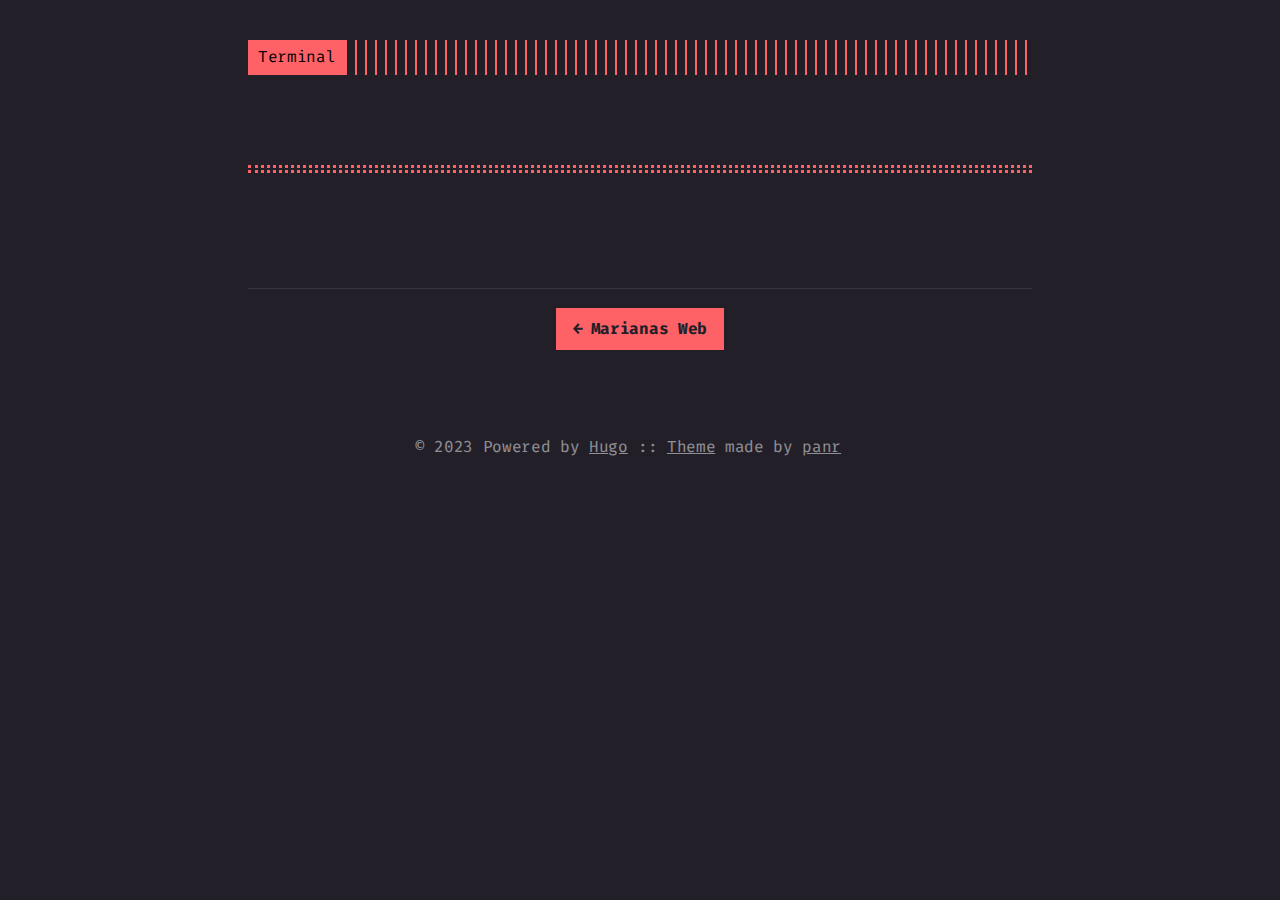
<file: posts/what-is-tunneling/index.html>
<!DOCTYPE html>
<html lang="en">
<head>
  
    <title> :: </title>
  
  <meta http-equiv="content-type" content="text/html; charset=utf-8">
<meta name="viewport" content="width=device-width, initial-scale=1.0">
<meta name="description" content="" />
<meta name="keywords" content="" />

  <meta name="robots" content="noodp" />

<link rel="canonical" href="/posts/what-is-tunneling/" />






  
  
  
  
  
  <link rel="stylesheet" href="/styles.css">







  <link rel="shortcut icon" href="img/theme-colors/red.png">
  <link rel="apple-touch-icon" href="img/theme-colors/red.png">



<meta name="twitter:card" content="summary" />



<meta property="og:locale" content="en" />
<meta property="og:type" content="article" />
<meta property="og:title" content="">
<meta property="og:description" content="" />
<meta property="og:url" content="/posts/what-is-tunneling/" />
<meta property="og:site_name" content="" />

  
    <meta property="og:image" content="img/favicon/red.png">
  

<meta property="og:image:width" content="1200">
<meta property="og:image:height" content="627">













</head>
<body class="red">


<div class="container center headings--one-size">

  <header class="header">
  <div class="header__inner">
    <div class="header__logo">
      <a href="">
  <div class="logo">
    Terminal
  </div>
</a>

    </div>
    
    
  </div>
  
</header>


  <div class="content">
    
<article class="post">
  <h1 class="post-title">
    <a href="/posts/what-is-tunneling/"></a>
  </h1>
  <div class="post-meta"></div>

  
  


  

  <div class="post-content"></div>

  
    
<div class="pagination">
    <div class="pagination__title">
        <span class="pagination__title-h"></span>
        <hr />
    </div>
    <div class="pagination__buttons">
        
        <span class="button previous">
            <a href="/posts/marianas-web/">
                <span class="button__icon">←</span>
                <span class="button__text">Marianas Web</span>
            </a>
        </span>
        
        
    </div>
</div>

  

  
    

  
</article>

  </div>

  
    <footer class="footer">
  <div class="footer__inner">
    
      <div class="copyright">
        <span>© 2023 Powered by <a href="https://gohugo.io">Hugo</a></span>
    
      <span>:: <a href="https://github.com/panr/hugo-theme-terminal" target="_blank">Theme</a> made by <a href="https://github.com/panr" target="_blank">panr</a></span>
      </div>
  </div>
</footer>






<script type="text/javascript" src="/bundle.min.js"></script>





  
</div>

</body>
</html>
</file>
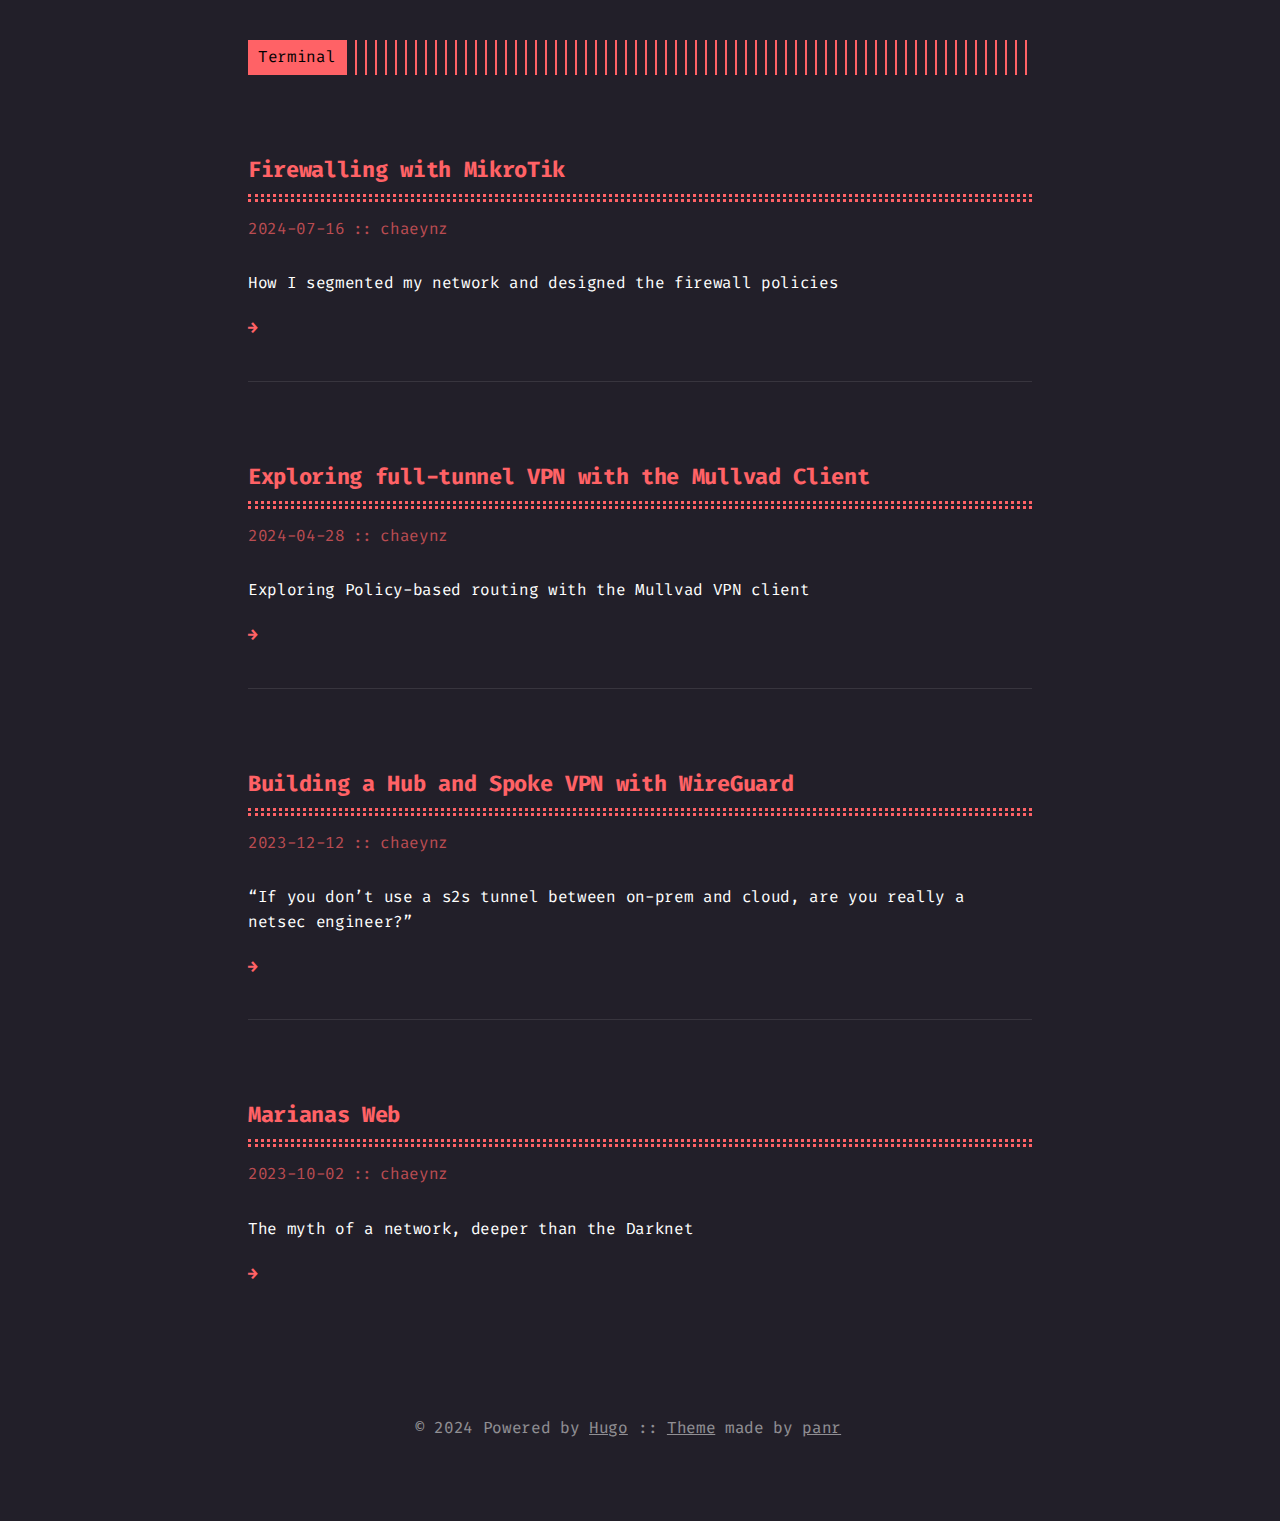
<file: posts/page/1/index.html>
<!DOCTYPE html>
<html lang="en">
  <head>
    <title>/posts/</title>
    <link rel="canonical" href="/posts/">
    <meta name="robots" content="noindex">
    <meta charset="utf-8">
    <meta http-equiv="refresh" content="0; url=/posts/">
  </head>
</html>
</file>
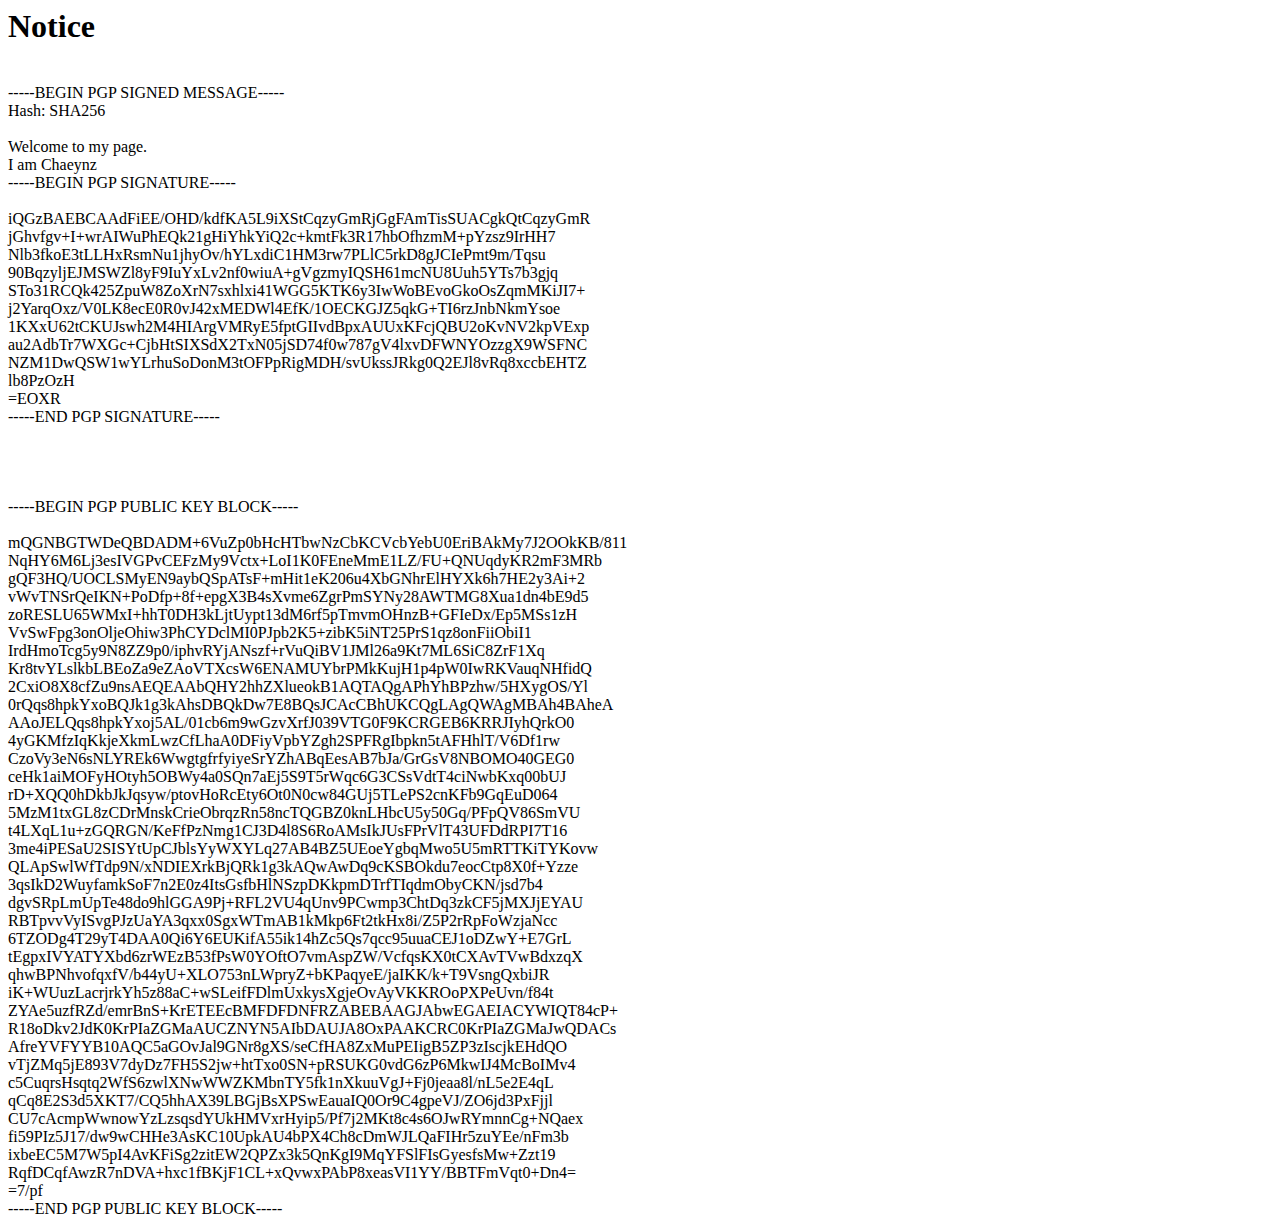
<file: blogs/blog-post-1.html>
<html>
  <head>
    
  </head>
  <body>
    <div class="blog-container">
        <div class="blog-header">
            <h1>Notice</h1>
        </div>
        <div class="blog-content">
<br>-----BEGIN PGP SIGNED MESSAGE-----
<br>Hash: SHA256
<br>
<br>Welcome to my page.
<br>I am Chaeynz
<br>-----BEGIN PGP SIGNATURE-----
<br>
<br>iQGzBAEBCAAdFiEE/OHD/kdfKA5L9iXStCqzyGmRjGgFAmTisSUACgkQtCqzyGmR
<br>jGhvfgv+I+wrAIWuPhEQk21gHiYhkYiQ2c+kmtFk3R17hbOfhzmM+pYzsz9IrHH7
<br>Nlb3fkoE3tLLHxRsmNu1jhyOv/hYLxdiC1HM3rw7PLlC5rkD8gJCIePmt9m/Tqsu
<br>90BqzyljEJMSWZl8yF9IuYxLv2nf0wiuA+gVgzmyIQSH61mcNU8Uuh5YTs7b3gjq
<br>STo31RCQk425ZpuW8ZoXrN7sxhlxi41WGG5KTK6y3IwWoBEvoGkoOsZqmMKiJI7+
<br>j2YarqOxz/V0LK8ecE0R0vJ42xMEDWl4EfK/1OECKGJZ5qkG+TI6rzJnbNkmYsoe
<br>1KXxU62tCKUJswh2M4HIArgVMRyE5fptGIIvdBpxAUUxKFcjQBU2oKvNV2kpVExp
<br>au2AdbTr7WXGc+CjbHtSIXSdX2TxN05jSD74f0w787gV4lxvDFWNYOzzgX9WSFNC
<br>NZM1DwQSW1wYLrhuSoDonM3tOFPpRigMDH/svUkssJRkg0Q2EJl8vRq8xccbEHTZ
<br>lb8PzOzH
<br>=EOXR
<br>-----END PGP SIGNATURE-----
<br><br><br><br>
<br>-----BEGIN PGP PUBLIC KEY BLOCK-----
<br>
<br>mQGNBGTWDeQBDADM+6VuZp0bHcHTbwNzCbKCVcbYebU0EriBAkMy7J2OOkKB/811
<br>NqHY6M6Lj3esIVGPvCEFzMy9Vctx+LoI1K0FEneMmE1LZ/FU+QNUqdyKR2mF3MRb
<br>gQF3HQ/UOCLSMyEN9aybQSpATsF+mHit1eK206u4XbGNhrElHYXk6h7HE2y3Ai+2
<br>vWvTNSrQeIKN+PoDfp+8f+epgX3B4sXvme6ZgrPmSYNy28AWTMG8Xua1dn4bE9d5
<br>zoRESLU65WMxI+hhT0DH3kLjtUypt13dM6rf5pTmvmOHnzB+GFIeDx/Ep5MSs1zH
<br>VvSwFpg3onOljeOhiw3PhCYDclMI0PJpb2K5+zibK5iNT25PrS1qz8onFiiObiI1
<br>IrdHmoTcg5y9N8ZZ9p0/iphvRYjANszf+rVuQiBV1JMl26a9Kt7ML6SiC8ZrF1Xq
<br>Kr8tvYLslkbLBEoZa9eZAoVTXcsW6ENAMUYbrPMkKujH1p4pW0IwRKVauqNHfidQ
<br>2CxiO8X8cfZu9nsAEQEAAbQHY2hhZXlueokB1AQTAQgAPhYhBPzhw/5HXygOS/Yl
<br>0rQqs8hpkYxoBQJk1g3kAhsDBQkDw7E8BQsJCAcCBhUKCQgLAgQWAgMBAh4BAheA
<br>AAoJELQqs8hpkYxoj5AL/01cb6m9wGzvXrfJ039VTG0F9KCRGEB6KRRJIyhQrkO0
<br>4yGKMfzIqKkjeXkmLwzCfLhaA0DFiyVpbYZgh2SPFRgIbpkn5tAFHhlT/V6Df1rw
<br>CzoVy3eN6sNLYREk6WwgtgfrfyiyeSrYZhABqEesAB7bJa/GrGsV8NBOMO40GEG0
<br>ceHk1aiMOFyHOtyh5OBWy4a0SQn7aEj5S9T5rWqc6G3CSsVdtT4ciNwbKxq00bUJ
<br>rD+XQQ0hDkbJkJqsyw/ptovHoRcEty6Ot0N0cw84GUj5TLePS2cnKFb9GqEuD064
<br>5MzM1txGL8zCDrMnskCrieObrqzRn58ncTQGBZ0knLHbcU5y50Gq/PFpQV86SmVU
<br>t4LXqL1u+zGQRGN/KeFfPzNmg1CJ3D4l8S6RoAMsIkJUsFPrVlT43UFDdRPI7T16
<br>3me4iPESaU2SISYtUpCJblsYyWXYLq27AB4BZ5UEoeYgbqMwo5U5mRTTKiTYKovw
<br>QLApSwlWfTdp9N/xNDIEXrkBjQRk1g3kAQwAwDq9cKSBOkdu7eocCtp8X0f+Yzze
<br>3qsIkD2WuyfamkSoF7n2E0z4ItsGsfbHlNSzpDKkpmDTrfTIqdmObyCKN/jsd7b4
<br>dgvSRpLmUpTe48do9hlGGA9Pj+RFL2VU4qUnv9PCwmp3ChtDq3zkCF5jMXJjEYAU
<br>RBTpvvVyISvgPJzUaYA3qxx0SgxWTmAB1kMkp6Ft2tkHx8i/Z5P2rRpFoWzjaNcc
<br>6TZODg4T29yT4DAA0Qi6Y6EUKifA55ik14hZc5Qs7qcc95uuaCEJ1oDZwY+E7GrL
<br>tEgpxIVYATYXbd6zrWEzB53fPsW0YOftO7vmAspZW/VcfqsKX0tCXAvTVwBdxzqX
<br>qhwBPNhvofqxfV/b44yU+XLO753nLWpryZ+bKPaqyeE/jaIKK/k+T9VsngQxbiJR
<br>iK+WUuzLacrjrkYh5z88aC+wSLeifFDlmUxkysXgjeOvAyVKKROoPXPeUvn/f84t
<br>ZYAe5uzfRZd/emrBnS+KrETEEcBMFDFDNFRZABEBAAGJAbwEGAEIACYWIQT84cP+
<br>R18oDkv2JdK0KrPIaZGMaAUCZNYN5AIbDAUJA8OxPAAKCRC0KrPIaZGMaJwQDACs
<br>AfreYVFYYB10AQC5aGOvJal9GNr8gXS/seCfHA8ZxMuPEIigB5ZP3zIscjkEHdQO
<br>vTjZMq5jE893V7dyDz7FH5S2jw+htTxo0SN+pRSUKG0vdG6zP6MkwIJ4McBoIMv4
<br>c5CuqrsHsqtq2WfS6zwlXNwWWZKMbnTY5fk1nXkuuVgJ+Fj0jeaa8l/nL5e2E4qL
<br>qCq8E2S3d5XKT7/CQ5hhAX39LBGjBsXPSwEauaIQ0Or9C4gpeVJ/ZO6jd3PxFjjl
<br>CU7cAcmpWwnowYzLzsqsdYUkHMVxrHyip5/Pf7j2MKt8c4s6OJwRYmnnCg+NQaex
<br>fi59PIz5J17/dw9wCHHe3AsKC10UpkAU4bPX4Ch8cDmWJLQaFIHr5zuYEe/nFm3b
<br>ixbeEC5M7W5pI4AvKFiSg2zitEW2QPZx3k5QnKgI9MqYFSlFIsGyesfsMw+Zzt19
<br>RqfDCqfAwzR7nDVA+hxc1fBKjF1CL+xQvwxPAbP8xeasVI1YY/BBTFmVqt0+Dn4=
<br>=7/pf
<br>-----END PGP PUBLIC KEY BLOCK-----

        </div>
    </div>
</body>
</html>
</file>
<file: styles.css>
@font-face{font-display:swap;font-family:'Fira Code';font-style:normal;font-weight:400;src:url("../fonts/FiraCode-Regular.woff") format("woff")}@font-face{font-display:swap;font-family:'Fira Code';font-style:normal;font-weight:800;src:url("../fonts/FiraCode-Bold.woff") format("woff")}.button-container{display:table;margin-left:auto;margin-right:auto}button,.button,a.button{position:relative;display:flex;align-items:center;justify-content:center;padding:8px 18px;margin:5px 0;text-decoration:none;text-align:center;border-radius:8;border:1px solid #FF6266;background:#FF6266;color:#221f29;font:inherit;font-weight:bold;appearance:none;cursor:pointer;outline:none}button:hover,.button:hover,a.button:hover{background:rgba(255,98,102,0.9)}button.outline,.button.outline,a.button.outline{background:transparent;box-shadow:none;padding:8px 18px}button.outline :hover,.button.outline :hover,a.button.outline :hover{transform:none;box-shadow:none}button.link,.button.link,a.button.link{background:none;font-size:1rem}button.small,.button.small,a.button.small{font-size:.8rem}button.wide,.button.wide,a.button.wide{min-width:200px;padding:14px 24px}a.read-more,a.read-more:hover,a.read-more:active{display:inline-flex;border:none;color:#FF6266;background:none;box-shadow:none;padding:0;margin:20px 0;max-width:100%}.code-toolbar{margin-bottom:20px}.code-toolbar .toolbar-item a{position:relative;display:inline-flex;align-items:center;justify-content:center;padding:3px 8px;margin-bottom:5px;text-decoration:none;text-align:center;font-size:13px;font-weight:500;border-radius:8px;border:1px solid transparent;appearance:none;cursor:pointer;outline:none}input,textarea,select{background:transparent;color:#FF6266;border:1px solid #FF6266;border-radius:0;padding:10px;margin:5px 0;font:inherit;appearance:none}input:focus,input :active,textarea:focus,textarea :active,select:focus,select :active{border-color:#fff;outline:1px solid #fff}input:active,textarea:active,select:active{box-shadow:none}select{background:#221f29}select option{background:#221f29}::placeholder{color:rgba(255,98,102,0.5)}input[type="checkbox"]{vertical-align:middle;padding:10px;box-shadow:inset 0 0 0 3px #221f29}input[type="checkbox"]:checked{background:#FF6266}.header{display:flex;flex-direction:column;position:relative}@media print{.header{display:none}}.header__inner{display:flex;align-items:center;justify-content:space-between}.header__logo{display:flex;flex:1}.header__logo:after{content:'';background:repeating-linear-gradient(90deg, #FF6266, #FF6266 2px, transparent 0, transparent 10px);display:block;width:100%;right:10px}.header__logo a{flex:0 0 auto;max-width:100%;text-decoration:none}.navigation-menu{display:flex;align-items:flex-start;justify-content:space-between;margin:20px 1px}@media (max-width: 684px){.navigation-menu{margin:0}}.navigation-menu__inner{display:flex;flex:1;flex-wrap:wrap;list-style:none;margin:0;padding:0}.navigation-menu__inner>li{flex:0 0 auto;margin-bottom:10px;white-space:nowrap}.navigation-menu__inner>li:not(:last-of-type){margin-right:20px}@media (max-width: 684px){.navigation-menu__inner{flex-direction:column;align-items:flex-start;padding:0}.navigation-menu__inner li{margin:0;padding:5px}}.navigation-menu .spacer{flex-grow:1 !important}.menu{display:flex;flex-direction:column;position:relative;list-style:none;padding:0;margin:0}.menu__trigger{margin-right:0 !important;color:#FF6266;user-select:none;cursor:pointer}.menu__dropdown{display:none;flex-direction:column;position:absolute;background:#221f29;box-shadow:0 10px rgba(34,31,41,0.8),-10px 10px rgba(34,31,41,0.8),10px 10px rgba(34,31,41,0.8);color:white;border:2px solid;margin:0;padding:10px;top:10px;left:0;list-style:none;z-index:99}.open .menu__dropdown{display:flex}.menu__dropdown>li{flex:0 0 auto}.menu__dropdown>li:not(:last-of-type){margin-bottom:10px}.menu__dropdown>li a{display:flex;padding:5px}@media (max-width: 684px){.menu--desktop{display:none}}.menu--mobile .menu__trigger{color:#FF6266;border:2px solid;margin-left:10px;height:100%;padding:3px 8px;margin-bottom:0 !important;position:relative;cursor:pointer;display:none}@media (max-width: 684px){.menu--mobile .menu__trigger{display:block}}@media (max-width: 684px){.menu--mobile .menu__dropdown{left:auto;right:0}}.menu--mobile li{flex:0 0 auto}.menu--mobile li:not(:last-of-type){margin-bottom:10px}.menu--language-selector .menu__trigger{color:#FF6266;border:2px solid;margin-left:10px;height:100%;padding:3px 8px;margin-bottom:0 !important;position:relative;cursor:pointer}@media (max-width: 684px){.menu--language-selector .menu__trigger{display:none}}.menu--language-selector .menu__dropdown{left:auto;right:0}.logo{display:flex;align-items:center;text-decoration:none;background:#FF6266;color:black;padding:5px 10px}html{box-sizing:border-box}*,*:before,*:after{box-sizing:inherit}body{margin:0;padding:0;font-family:'Fira Code', Monaco, Consolas, Ubuntu Mono, monospace;font-size:1rem;line-height:1.54;letter-spacing:-0.02em;background-color:#221f29;color:#fff;text-rendering:optimizeLegibility;-webkit-font-smoothing:antialiased;font-feature-settings:"liga", "tnum", "zero", "ss01", "locl";font-variant-ligatures:contextual;-webkit-overflow-scrolling:touch;-webkit-text-size-adjust:100%}@media (max-width: 684px){body{font-size:1rem}}.headings--one-size h1,.headings--one-size h2,.headings--one-size h3,.headings--one-size h4,.headings--one-size h5,.headings--one-size h6{line-height:1.3}.headings--one-size h1:not(first-child),.headings--one-size h2:not(first-child),.headings--one-size h3:not(first-child),.headings--one-size h4:not(first-child),.headings--one-size h5:not(first-child),.headings--one-size h6:not(first-child){margin-top:40px}.headings--one-size h1,.headings--one-size h2,.headings--one-size h3{font-size:1.4rem}.headings--one-size h4,.headings--one-size h5,.headings--one-size h6{font-size:1.2rem}a{color:inherit}img{display:block;max-width:100%}img.left{margin-right:auto}img.center{margin-left:auto;margin-right:auto}img.right{margin-left:auto}p{margin-bottom:20px}figure{display:table;max-width:100%;margin:25px 0}figure.left{margin-right:auto}figure.center{margin-left:auto;margin-right:auto}figure.right{margin-left:auto}figure figcaption{font-size:14px;padding:5px 10px;margin-top:5px;background:#FF6266;color:#221f29}figure figcaption.left{text-align:left}figure figcaption.center{text-align:center}figure figcaption.right{text-align:right}code,kbd{font-family:'Fira Code', Monaco, Consolas, Ubuntu Mono, monospace !important;font-feature-settings:normal;background:rgba(255,98,102,0.2);color:#FF6266;padding:1px 6px;margin:0 2px;font-size:.95rem}code code,code kbd,kbd code,kbd kbd{background:transparent;padding:0;margin:0}pre{background:transparent !important;padding:20px 10px;margin:40px 0;font-size:.95rem !important;overflow:auto;border-top:1px solid rgba(255,255,255,0.1);border-bottom:1px solid rgba(255,255,255,0.1)}pre+pre{border-top:0;margin-top:-40px}@media (max-width: 684px){pre{white-space:pre-wrap;word-wrap:break-word}}pre code{background:none !important;margin:0;padding:0;font-size:inherit;border:none}blockquote{border-top:1px solid #FF6266;border-bottom:1px solid #FF6266;margin:40px 0;padding:25px}@media (max-width: 684px){blockquote{padding-right:0}}blockquote p:first-of-type{margin-top:0}blockquote p:last-of-type{margin-bottom:0}blockquote p{position:relative}blockquote p:first-of-type:before{content:'>';display:block;position:absolute;left:-25px;color:#FF6266}blockquote.twitter-tweet{position:relative;background:rgba(255,98,102,0.1);font:inherit;color:inherit;border:1px solid #FF6266;padding-top:60px}blockquote.twitter-tweet p:before{content:''}blockquote.twitter-tweet:before{content:'> From Twitter:';position:absolute;top:20px;color:#FF6266;font-weight:bold}blockquote.twitter-tweet a{color:#FF6266}table{table-layout:auto;border-collapse:collapse;width:100%;margin:40px 0}table,th,td{border:1px dashed #FF6266;padding:10px}th{color:#FF6266}ul,ol{margin-left:22px;padding:0}ul li,ol li{position:relative}@media (max-width: 684px){ul,ol{margin-left:20px}}ol{list-style:none;counter-reset:li}ol>li{counter-increment:li}ol>li:before{content:counter(li);position:absolute;right:calc(100% + 10px);color:#FF6266;display:inline-block;text-align:right}ol>li>ol{margin-left:38px}ol>li>ol>li{counter-increment:li}ol>li>ol>li:before{content:counters(li, ".") " "}mark{background:#FF6266;color:#221f29}.container{display:flex;flex-direction:column;padding:40px;max-width:864px;min-height:100vh;border-right:1px solid rgba(255,255,255,0.1)}.container.full,.container.center{border:none;margin:0 auto}.container.full{max-width:100%}@media (max-width: 684px){.container{padding:20px}}@media print{.container{display:initial}}.content{display:flex;flex-direction:column}@media print{.content{display:initial}}hr{width:100%;border:none;background:rgba(255,255,255,0.1);height:1px}.hidden{display:none}sup{line-height:0}.index-content{margin-top:20px}.framed{border:1px solid #FF6266;padding:20px}.framed *:first-child{margin-top:0}.framed *:last-child{margin-bottom:0}.posts{width:100%}.post{width:100%;text-align:left;margin:20px auto;padding:20px 0}.post:not(:last-of-type){border-bottom:1px solid rgba(255,255,255,0.1)}.post-meta{font-size:1rem;margin-bottom:10px;color:rgba(255,98,102,0.7)}.post-meta>*:not(:first-child)::before{content:"::";display:inline-block;margin:0 8px}.post-title{position:relative;color:#FF6266;margin:0 0 15px;padding-bottom:15px;border-bottom:3px dotted #FF6266}.post-title:after{content:'';position:absolute;bottom:2px;display:block;width:100%;border-bottom:3px dotted #FF6266}.post-title a{text-decoration:none}.post-tags{display:block;margin-bottom:20px;font-size:1rem;opacity:.5}.post-tags a{text-decoration:none}.post-content{margin-top:30px}.post-cover{border:20px solid #FF6266;background:transparent;margin:40px 0;padding:20px}@media (max-width: 684px){.post-cover{padding:10px;border-width:10px}}.post ul{list-style:none}.post ul li:not(:empty):before{content:'-';position:absolute;left:-20px;color:#FF6266}.post--regulation h1{justify-content:center}.post--regulation h2{justify-content:center;margin-bottom:10px}.post--regulation h2+h2{margin-top:-10px;margin-bottom:20px}.hanchor{color:rgba(255,98,102,0.9);text-decoration:none;margin-left:10px;visibility:hidden}h1:hover a,h2:hover a,h3:hover a,h4:hover a{visibility:visible}.footnotes{color:rgba(255,255,255,0.5)}.pagination{margin-top:50px}@media print{.pagination{display:none}}.pagination__title{display:flex;text-align:center;position:relative;margin:100px 0 20px}.pagination__title-h{text-align:center;margin:0 auto;padding:5px 10px;background:#221f29;color:rgba(255,255,255,0.3);font-size:.8rem;text-transform:uppercase;text-decoration:none;letter-spacing:.1em;z-index:1}.pagination__title hr{position:absolute;left:0;right:0;width:100%;margin-top:15px;z-index:0}.pagination__buttons{display:flex;align-items:center;justify-content:center;flex-flow:row wrap;gap:10px}.pagination__buttons a{text-decoration:none}.button{position:relative;display:inline-flex;align-items:center;justify-content:center;font-size:1rem;padding:0;appearance:none}@media (max-width: 684px){.button{flex:1}}.button a{display:flex;justify-content:center;flex:1;padding:8px 16px;text-decoration:none;text-overflow:ellipsis;white-space:nowrap;overflow:hidden}.button__text{text-overflow:ellipsis;white-space:nowrap;overflow:hidden}.button.next .button__icon{margin-left:8px}.button.previous .button__icon{margin-right:8px}.footer{padding:40px 0;flex-grow:0;opacity:.5}.footer__inner{display:flex;align-items:center;justify-content:space-between;margin:0;width:760px;max-width:100%}@media (max-width: 900px){.footer__inner{flex-direction:column}}.footer a{color:inherit}.footer .copyright{display:flex;flex-flow:row wrap;flex:1;align-items:center;font-size:1rem;justify-content:center}.footer .copyright--user{margin:auto;text-align:center}.footer .copyright>*:first-child:not(:only-child){margin-right:10px}.footer .copyright span{white-space:nowrap}code[class*="language-"],pre[class*="language-"]{color:#ccc;background:none;font-family:Consolas, Monaco, 'Andale Mono', 'Ubuntu Mono', monospace;font-size:1em;text-align:left;white-space:pre;word-spacing:normal;word-break:normal;word-wrap:normal;line-height:1.5;-moz-tab-size:4;-o-tab-size:4;tab-size:4;-webkit-hyphens:none;-moz-hyphens:none;-ms-hyphens:none;hyphens:none}pre[class*="language-"]{padding:1em;margin:.5em 0;overflow:auto}:not(pre)>code[class*="language-"],pre[class*="language-"]{background:#2d2d2d}:not(pre)>code[class*="language-"]{padding:.1em;border-radius:.3em;white-space:normal}.token.comment,.token.block-comment,.token.prolog,.token.doctype,.token.cdata{color:#999}.token.punctuation{color:#ccc}.token.tag,.token.attr-name,.token.namespace,.token.deleted{color:#e2777a}.token.function-name{color:#6196cc}.token.boolean,.token.number,.token.function{color:#f08d49}.token.property,.token.class-name,.token.constant,.token.symbol{color:#f8c555}.token.selector,.token.important,.token.atrule,.token.keyword,.token.builtin{color:#cc99cd}.token.string,.token.char,.token.attr-value,.token.regex,.token.variable{color:#7ec699}.token.operator,.token.entity,.token.url{color:#67cdcc}.token.important,.token.bold{font-weight:bold}.token.italic{font-style:italic}.token.entity{cursor:help}.token.inserted{color:green}pre[data-line]{position:relative;padding:1em 0 1em 3em}.line-highlight{position:absolute;left:0;right:0;padding:inherit 0;margin-top:1em;background:rgba(153,122,102,0.08);background:linear-gradient(to right, rgba(153,122,102,0.1) 70%, rgba(153,122,102,0));pointer-events:none;line-height:inherit;white-space:pre}@media print{.line-highlight{-webkit-print-color-adjust:exact;color-adjust:exact}}.line-highlight:before,.line-highlight[data-end]:after{content:attr(data-start);position:absolute;top:.4em;left:.6em;min-width:1em;padding:0 .5em;background-color:rgba(153,122,102,0.4);color:#f5f2f0;font:bold 65%/1.5 sans-serif;text-align:center;vertical-align:.3em;border-radius:999px;text-shadow:none;box-shadow:0 1px white}.line-highlight[data-end]:after{content:attr(data-end);top:auto;bottom:.4em}.line-numbers .line-highlight:before,.line-numbers .line-highlight:after{content:none}pre[id].linkable-line-numbers span.line-numbers-rows{pointer-events:all}pre[id].linkable-line-numbers span.line-numbers-rows>span:before{cursor:pointer}pre[id].linkable-line-numbers span.line-numbers-rows>span:hover:before{background-color:rgba(128,128,128,0.2)}pre[class*="language-"].line-numbers{position:relative;padding-left:3.8em;counter-reset:linenumber}pre[class*="language-"].line-numbers>code{position:relative;white-space:inherit}.line-numbers .line-numbers-rows{position:absolute;pointer-events:none;top:0;font-size:100%;left:-3.8em;width:3em;letter-spacing:-1px;border-right:1px solid #999;-webkit-user-select:none;-moz-user-select:none;-ms-user-select:none;user-select:none}.line-numbers-rows>span{display:block;counter-increment:linenumber}.line-numbers-rows>span:before{content:counter(linenumber);color:#999;display:block;padding-right:0.8em;text-align:right}.command-line-prompt{border-right:1px solid #999;display:block;float:left;font-size:100%;letter-spacing:-1px;margin-right:1em;pointer-events:none;-webkit-user-select:none;-moz-user-select:none;-ms-user-select:none;user-select:none}.command-line-prompt>span:before{color:#999;content:' ';display:block;padding-right:0.8em}.command-line-prompt>span[data-user]:before{content:"[" attr(data-user) "@" attr(data-host) "] $"}.command-line-prompt>span[data-user="root"]:before{content:"[" attr(data-user) "@" attr(data-host) "] #"}.command-line-prompt>span[data-prompt]:before{content:attr(data-prompt)}div.code-toolbar{position:relative}div.code-toolbar>.toolbar{position:absolute;top:.3em;right:.2em;transition:opacity 0.3s ease-in-out;opacity:0}div.code-toolbar:hover>.toolbar{opacity:1}div.code-toolbar:focus-within>.toolbar{opacity:1}div.code-toolbar>.toolbar>.toolbar-item{display:inline-block}div.code-toolbar>.toolbar>.toolbar-item>a{cursor:pointer}div.code-toolbar>.toolbar>.toolbar-item>button{background:none;border:0;color:inherit;font:inherit;line-height:normal;overflow:visible;padding:0;-webkit-user-select:none;-moz-user-select:none;-ms-user-select:none}div.code-toolbar>.toolbar>.toolbar-item>a,div.code-toolbar>.toolbar>.toolbar-item>button,div.code-toolbar>.toolbar>.toolbar-item>span{color:#bbb;font-size:.8em;padding:0 .5em;background:#f5f2f0;background:rgba(224,224,224,0.2);box-shadow:0 2px 0 0 rgba(0,0,0,0.2);border-radius:.5em}div.code-toolbar>.toolbar>.toolbar-item>a:hover,div.code-toolbar>.toolbar>.toolbar-item>a:focus,div.code-toolbar>.toolbar>.toolbar-item>button:hover,div.code-toolbar>.toolbar>.toolbar-item>button:focus,div.code-toolbar>.toolbar>.toolbar-item>span:hover,div.code-toolbar>.toolbar>.toolbar-item>span:focus{color:inherit;text-decoration:none}code.language-css,code.language-scss,.token.boolean,.token.string,.token.entity,.token.url,.language-css .token.string,.language-scss .token.string,.style .token.string,.token.attr-value,.token.keyword,.token.control,.token.directive,.token.statement,.token.regex,.token.atrule,.token.number,.token.inserted,.token.important{color:#FF6266 !important}.token.tag-id,.token.atrule-id,.token.operator,.token.unit,.token.placeholder,.token.variable,.token.tag,.token.attr-name,.token.namespace,.token.deleted,.token.property,.token.class-name,.token.constant,.token.symbol{color:rgba(255,98,102,0.7) !important}.token.property,.token.function,.token.function-name,.token.deleted,code.language-javascript,code.language-html,.command-line-prompt>span:before{color:#9a9999 !important}.token.selector,.token.tag,.token.punctuation{color:white}.token.comment,.token.prolog,.token.doctype,.token.cdata{color:rgba(255,255,255,0.3) !important}.token.namespace{opacity:.7 !important}pre[data-line]{position:relative}pre[class*="language-"]{margin:0;padding:0;overflow:auto}.line-highlight{position:absolute;left:0;right:0;padding:0;margin:0;background:rgba(245,104,107,0.08);pointer-events:none;line-height:inherit;white-space:pre}.line-highlight:before,.line-highlight[data-end]:after{content:attr(data-start);position:absolute;left:.6em;min-width:1em;padding:0 .5em;background-color:rgba(153,122,102,0.4);color:#f5f2f0;font:bold 65%/1.5 sans-serif;text-align:center;vertical-align:.3em;border-radius:999px;text-shadow:none;box-shadow:0 1px white}.line-highlight[data-end]:after{content:attr(data-end);top:auto;bottom:.4em}.line-numbers .line-highlight:before,.line-numbers .line-highlight:after{content:none}.code-toolbar{position:relative;margin:40px 0;padding:20px;border:1px solid rgba(255,255,255,0.1)}.code-toolbar+.code-toolbar,.code-toolbar+.highlight,.code-toolbar+.highlight .code-toolbar{border-top:0;margin-top:calc(-1 * $code-margin)}.code-toolbar pre,.code-toolbar code{border:none}.code-toolbar code{display:block;color:inherit}.code-toolbar>.toolbar button{font-size:.8em !important;background:rgba(224,224,224,0.2) !important;color:#bbb !important;box-shadow:0 2px 0 0 rgba(0,0,0,0.2) !important;border-radius:0 !important;margin:6px !important;padding:10px !important;user-select:none}.collapsable-code{position:relative;width:100%;margin:40px 0}.collapsable-code input[type="checkbox"]{position:absolute;visibility:hidden}.collapsable-code input[type="checkbox"]:checked~pre,.collapsable-code input[type="checkbox"]:checked~.code-toolbar pre{height:0;padding:0;border-top:none}.collapsable-code input[type="checkbox"]:checked~.code-toolbar{padding:0;border-top:none}.collapsable-code input[type="checkbox"]:checked~.code-toolbar .toolbar{display:none}.collapsable-code input[type="checkbox"]:checked~label .collapsable-code__toggle:after{content:attr(data-label-expand)}.collapsable-code label{position:relative;display:flex;justify-content:space-between;min-width:30px;min-height:30px;margin:0;border-bottom:1px solid #f5686b;cursor:pointer}.collapsable-code__title{flex:1;color:#FF6266;padding:3px 10px;text-overflow:ellipsis;white-space:nowrap;overflow:hidden}.collapsable-code__language{color:#FF6266;border:1px solid #f5686b;border-bottom:none;text-transform:uppercase;padding:3px 10px}.collapsable-code__toggle{color:#FF6266;font-size:16px;padding:3px 10px}.collapsable-code__toggle:after{content:attr(data-label-collapse)}.collapsable-code pre{margin-top:0}.collapsable-code pre::first-line{line-height:0}.collapsable-code .code-toolbar{margin:0}.terms h3{font-size:initial}.terms ul{list-style:none}.terms ul li a{color:#FF6266}.terms ul li:not(:empty):before{content:'-';position:absolute;left:-20px;color:#FF6266}body .gist .blob-num,body .gist .blob-code-inner{border:none}

/*# sourceMappingURL=styles.css.map */
</file>
